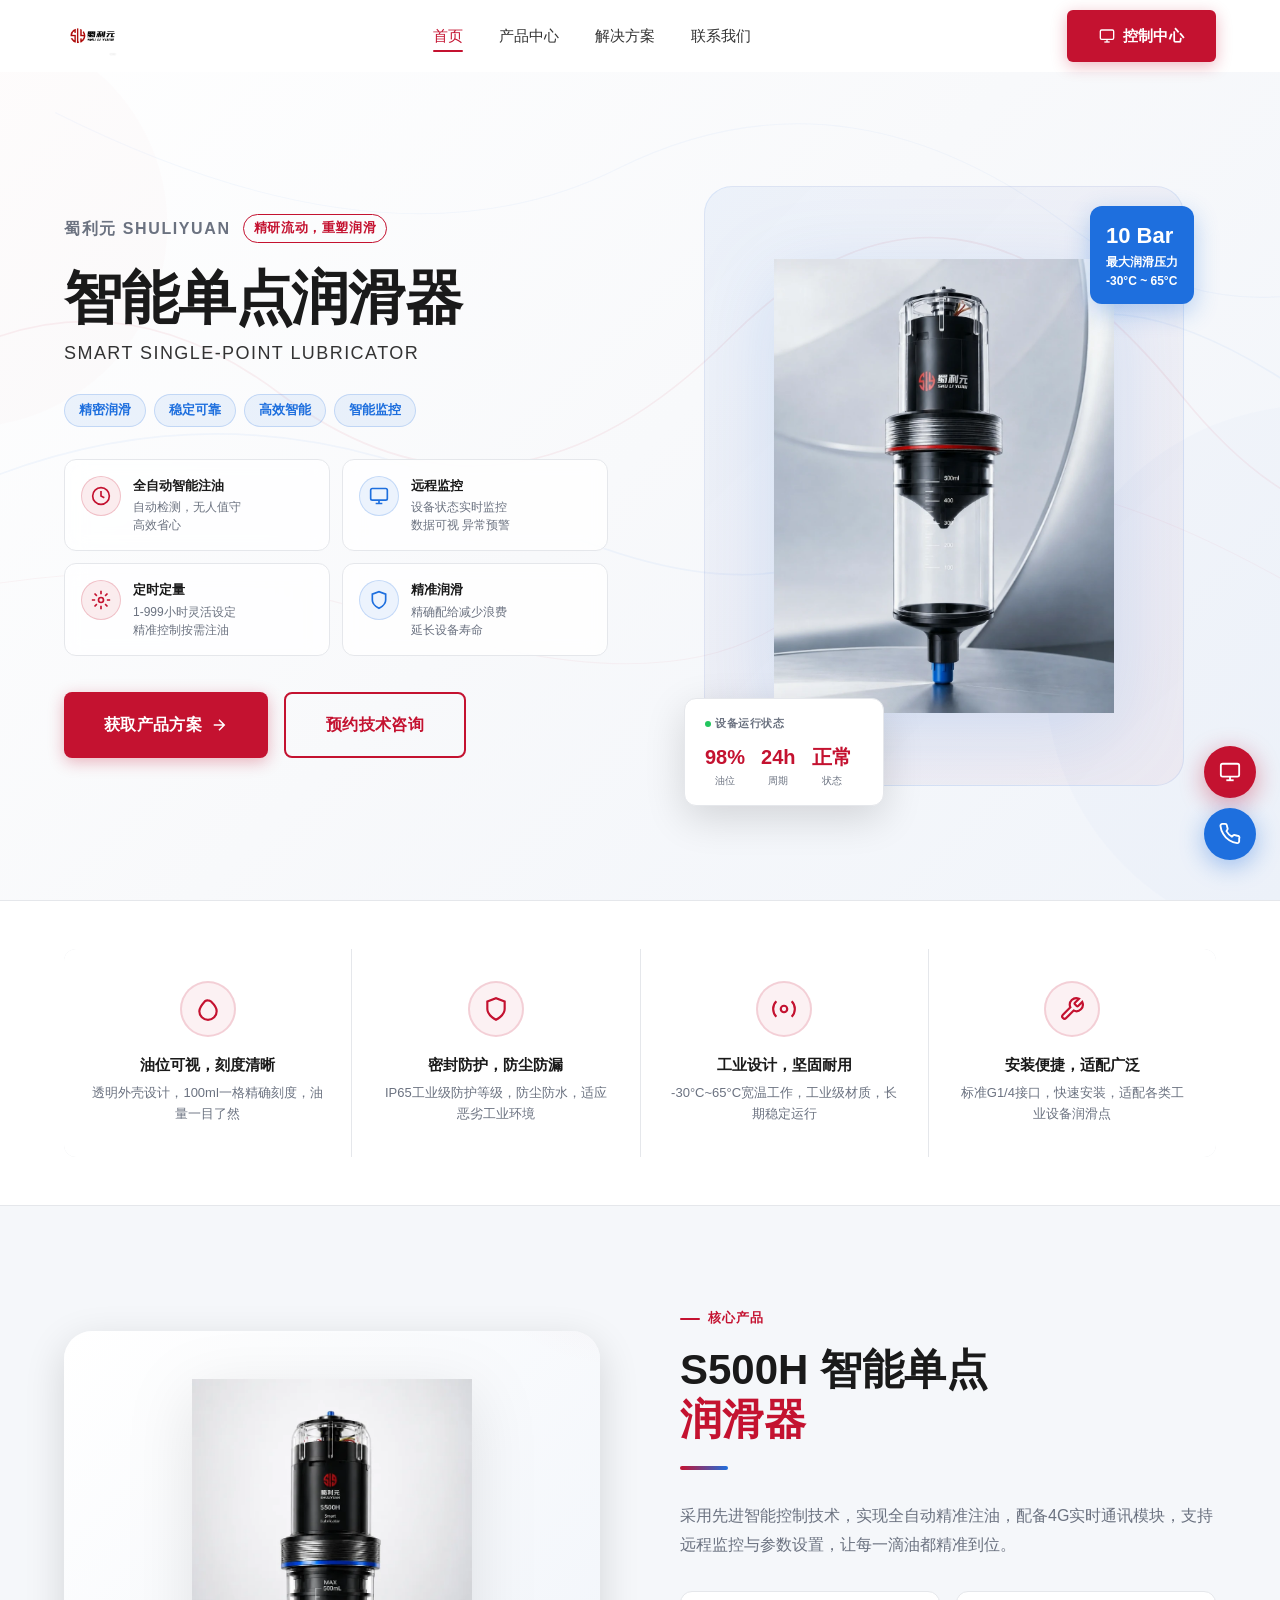
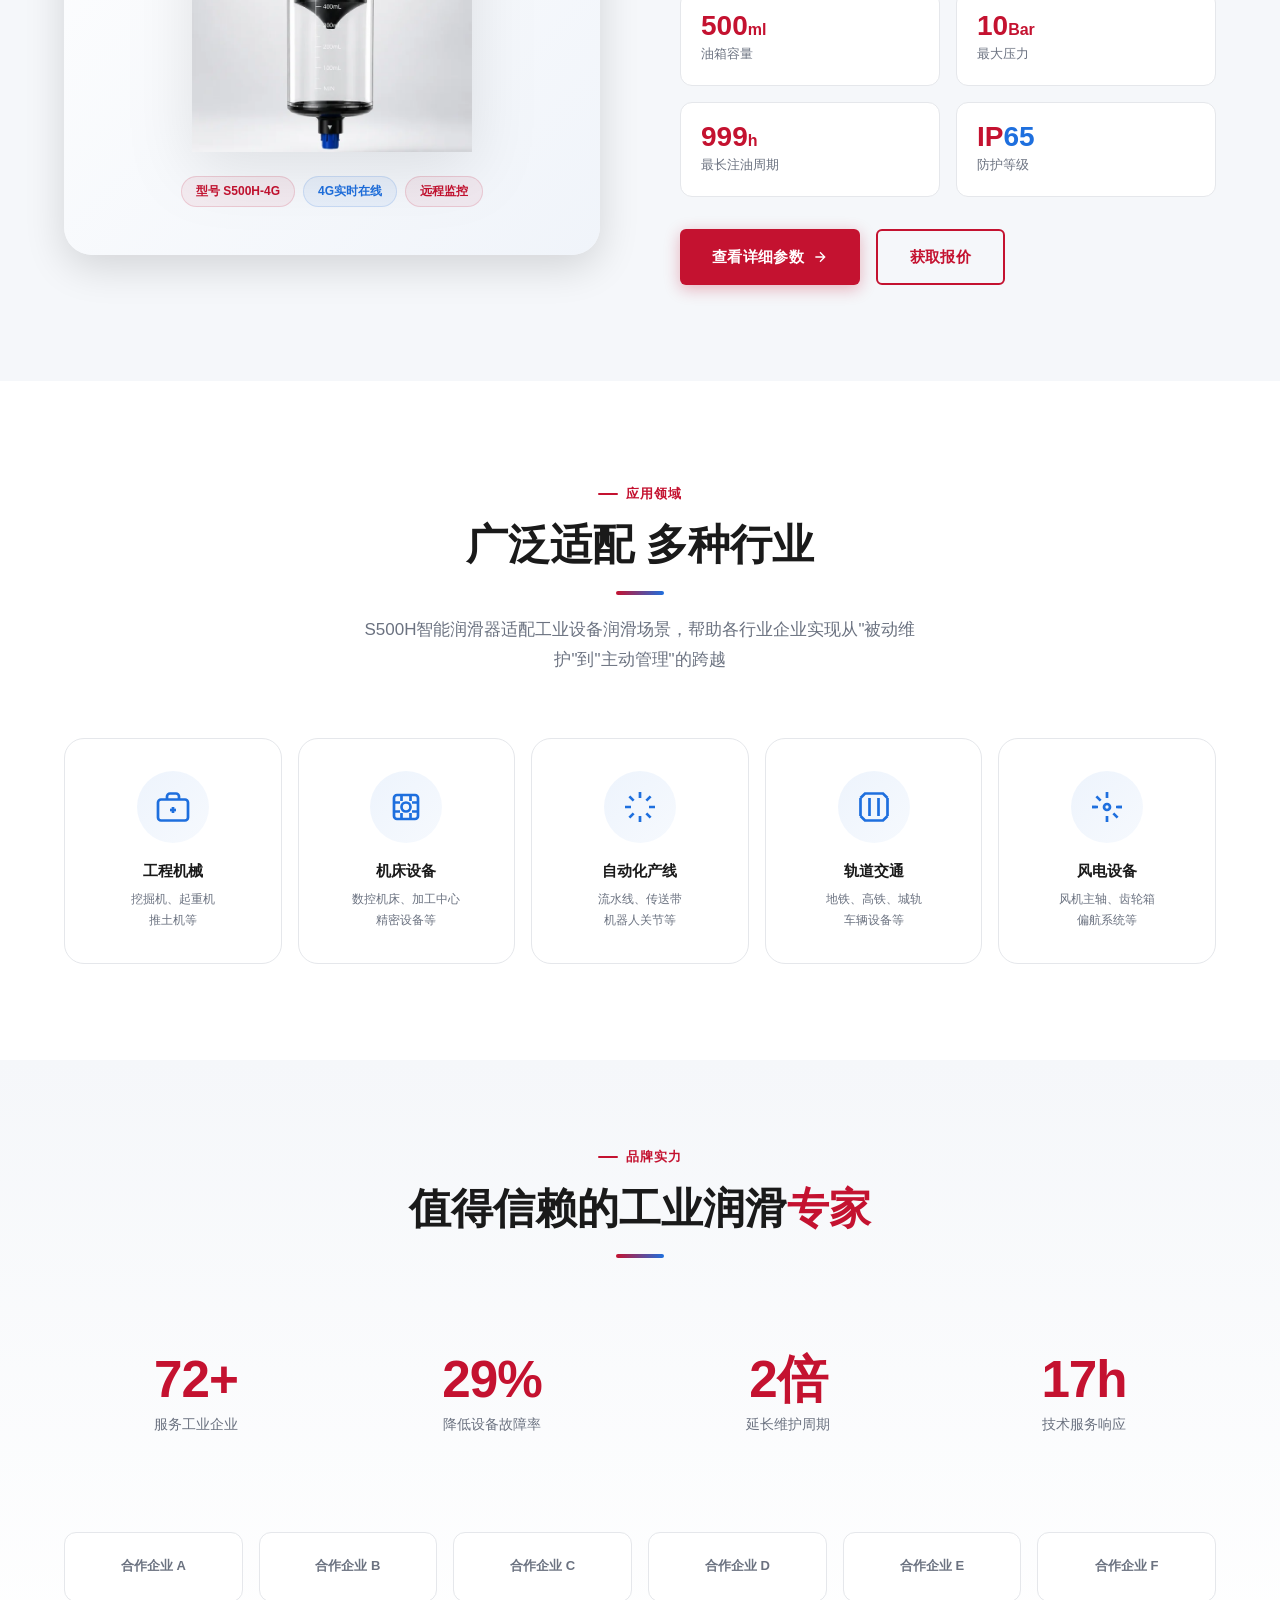
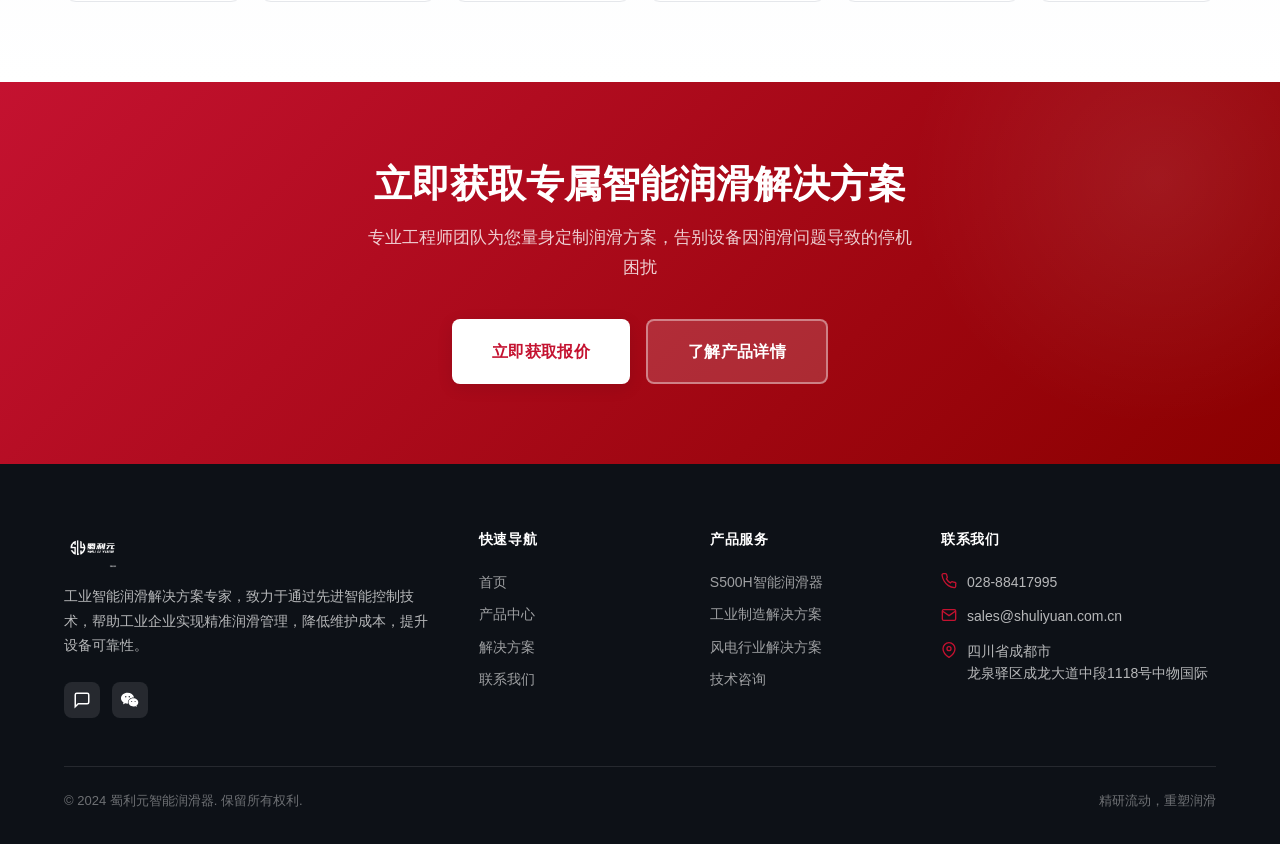
<file: index.html>
<!DOCTYPE html>
<html lang="zh-CN">
<head>
  <meta charset="UTF-8">
  <meta name="viewport" content="width=device-width, initial-scale=1.0">
  <meta name="description" content="蜀利元智能润滑器 - S500H全自动智能单点润滑器，远程监控、定时定量、精准润滑，工业智能润滑解决方案专家">
  <meta name="keywords" content="智能润滑器,自动注油器,S500H,工业润滑,远程监控润滑">
  <title>蜀利元智能润滑器 - 精研流动，重塑润滑</title>
  <link rel="stylesheet" href="assets/css/style.css">
  <link rel="icon" href="data:image/svg+xml,<svg xmlns='http://www.w3.org/2000/svg' viewBox='0 0 32 32'><rect width='32' height='32' rx='6' fill='%23C41230'/><text y='22' x='5' font-size='18' fill='white' font-weight='bold'>蜀</text></svg>">
</head>
<body>

<!-- 滚动进度条 -->
<div class="scroll-progress" id="scrollProgress"></div>

<!-- ===== 导航栏 ===== -->
<nav class="navbar" id="navbar">
  <div class="navbar-inner">
    <a href="index.html" class="navbar-logo">
      <img src="assets/images/logo.png" alt="蜀利元智能润滑器" class="logo-img" width="140" height="40">
    </a>

    <nav class="navbar-nav">
      <a href="index.html" class="nav-link">首页</a>
      <a href="products.html" class="nav-link">产品中心</a>
      <a href="solutions.html" class="nav-link">解决方案</a>
      <a href="contact.html" class="nav-link">联系我们</a>
    </nav>

    <div class="navbar-cta">
      <a href="http://shuliyuan.com.cn/" target="_blank" class="btn btn-primary">
        <svg width="16" height="16" viewBox="0 0 24 24" fill="none" stroke="currentColor" stroke-width="2"><rect x="2" y="3" width="20" height="14" rx="2"/><line x1="8" y1="21" x2="16" y2="21"/><line x1="12" y1="17" x2="12" y2="21"/></svg>
        控制中心
      </a>
    </div>

    <button class="hamburger" id="hamburger" aria-label="菜单">
      <span></span><span></span><span></span>
    </button>
  </div>
</nav>

<!-- 移动端菜单 -->
<div class="mobile-menu" id="mobileMenu">
  <a href="index.html" class="nav-link">首页</a>
  <a href="products.html" class="nav-link">产品中心</a>
  <a href="solutions.html" class="nav-link">解决方案</a>
  <a href="contact.html" class="nav-link">联系我们</a>
  <a href="http://shuliyuan.com.cn/" target="_blank" class="btn btn-primary">控制中心</a>
</div>

<!-- ===== Hero区 ===== -->
<section class="hero">
  <!-- 背景流动曲线 -->
  <div class="hero-bg-curves">
    <svg width="100%" height="100%" viewBox="0 0 1440 800" preserveAspectRatio="xMidYMid slice" fill="none">
      <path d="M0 400 Q 200 200, 400 350 T 800 300 T 1200 350 T 1600 300" stroke="#C41230" stroke-width="1.5" opacity="0.15" fill="none"/>
      <path d="M0 500 Q 300 300, 600 450 T 1000 380 T 1400 420" stroke="#1E6FDE" stroke-width="1.5" opacity="0.12" fill="none"/>
      <path d="M-100 600 Q 200 450, 500 550 T 900 500 T 1300 520 T 1600 480" stroke="#C41230" stroke-width="1" opacity="0.1" fill="none"/>
      <path d="M200 100 Q 500 250, 700 150 T 1100 200 T 1500 150" stroke="#1E6FDE" stroke-width="1" opacity="0.1" fill="none"/>
      <circle cx="120" cy="200" r="180" fill="rgba(196,18,48,0.03)"/>
      <circle cx="1320" cy="600" r="240" fill="rgba(30,111,222,0.04)"/>
    </svg>
  </div>

  <div class="hero-inner">
    <!-- 左侧内容 -->
    <div class="hero-content fade-up">
      <div class="hero-brand-line">
        <span class="hero-brand-name">蜀利元 SHULIYUAN</span>
        <span class="hero-brand-slogan">精研流动，重塑润滑</span>
      </div>

      <h1 class="hero-title">
        智能单点润滑器
      </h1>
      <p class="hero-subtitle-en">SMART SINGLE-POINT LUBRICATOR</p>

      <div class="hero-tags">
        <span class="hero-tag">精密润滑</span>
        <span class="hero-tag">稳定可靠</span>
        <span class="hero-tag">高效智能</span>
        <span class="hero-tag">智能监控</span>
      </div>

      <!-- 4大功能 -->
      <div class="hero-features">
        <div class="hero-feature-card fade-up fade-up-delay-1">
          <div class="feature-icon-circle">
            <svg viewBox="0 0 24 24" fill="none" stroke="#C41230" stroke-width="2"><circle cx="12" cy="12" r="10"/><path d="M12 6v6l4 2"/></svg>
          </div>
          <div class="hero-feature-text">
            <div class="title">全自动智能注油</div>
            <div class="desc">自动检测，无人值守<br>高效省心</div>
          </div>
        </div>
        <div class="hero-feature-card fade-up fade-up-delay-2">
          <div class="feature-icon-circle blue">
            <svg viewBox="0 0 24 24" fill="none" stroke="#1E6FDE" stroke-width="2"><rect x="2" y="3" width="20" height="14" rx="2"/><path d="M8 21h8M12 17v4"/></svg>
          </div>
          <div class="hero-feature-text">
            <div class="title">远程监控</div>
            <div class="desc">设备状态实时监控<br>数据可视 异常预警</div>
          </div>
        </div>
        <div class="hero-feature-card fade-up fade-up-delay-3">
          <div class="feature-icon-circle">
            <svg viewBox="0 0 24 24" fill="none" stroke="#C41230" stroke-width="2"><circle cx="12" cy="12" r="3"/><path d="M12 1v4M12 19v4M4.22 4.22l2.83 2.83M16.95 16.95l2.83 2.83M1 12h4M19 12h4M4.22 19.78l2.83-2.83M16.95 7.05l2.83-2.83"/></svg>
          </div>
          <div class="hero-feature-text">
            <div class="title">定时定量</div>
            <div class="desc">1-999小时灵活设定<br>精准控制按需注油</div>
          </div>
        </div>
        <div class="hero-feature-card fade-up fade-up-delay-4">
          <div class="feature-icon-circle blue">
            <svg viewBox="0 0 24 24" fill="none" stroke="#1E6FDE" stroke-width="2"><path d="M12 22s8-4 8-10V5l-8-3-8 3v7c0 6 8 10 8 10z"/></svg>
          </div>
          <div class="hero-feature-text">
            <div class="title">精准润滑</div>
            <div class="desc">精确配给减少浪费<br>延长设备寿命</div>
          </div>
        </div>
      </div>

      <div class="hero-cta">
        <a href="contact.html" class="btn btn-primary btn-lg">
          获取产品方案
          <svg width="18" height="18" viewBox="0 0 24 24" fill="none" stroke="currentColor" stroke-width="2"><path d="M5 12h14M12 5l7 7-7 7"/></svg>
        </a>
        <a href="contact.html" class="btn btn-secondary btn-lg">预约技术咨询</a>
      </div>
    </div>

    <!-- 右侧产品视觉 -->
    <div class="hero-visual fade-up fade-up-delay-2">
      <div class="hero-product-wrap">
        <div class="hero-product-bg">
          <img src="assets/images/s500h-product.png" alt="S500H智能单点润滑器" class="product-hero-img">
        </div>

        <!-- 浮动监控卡片 -->
        <div class="hero-monitor-card">
          <div class="monitor-card-title">
            <span class="monitor-dot"></span>设备运行状态
          </div>
          <div class="monitor-stats">
            <div class="monitor-stat">
              <div class="val">98%</div>
              <div class="label">油位</div>
            </div>
            <div class="monitor-stat">
              <div class="val">24h</div>
              <div class="label">周期</div>
            </div>
            <div class="monitor-stat">
              <div class="val">正常</div>
              <div class="label">状态</div>
            </div>
          </div>
        </div>

        <!-- 参数浮窗 -->
        <div class="hero-param-badge">
          <span class="highlight">10 Bar</span>
          最大润滑压力<br>
          -30°C ~ 65°C
        </div>
      </div>
    </div>
  </div>
</section>

<!-- ===== 产品特点横向条 ===== -->
<section class="features-strip">
  <div class="container">
    <div class="features-strip-grid">
      <div class="feature-strip-card fade-up">
        <div class="feature-strip-icon">
          <svg viewBox="0 0 24 24" fill="none" stroke="currentColor" stroke-width="2"><path d="M12 22a8 8 0 0 1-8-8c0-3.07 2.73-6.47 5.17-9.19A4 4 0 0 1 12 4a4 4 0 0 1 2.83 1.17C17.27 7.53 20 10.93 20 14a8 8 0 0 1-8 8z"/></svg>
        </div>
        <h4>油位可视，刻度清晰</h4>
        <p>透明外壳设计，100ml一格精确刻度，油量一目了然</p>
      </div>
      <div class="feature-strip-card fade-up fade-up-delay-1">
        <div class="feature-strip-icon">
          <svg viewBox="0 0 24 24" fill="none" stroke="currentColor" stroke-width="2"><path d="M12 22s8-4 8-10V5l-8-3-8 3v7c0 6 8 10 8 10z"/></svg>
        </div>
        <h4>密封防护，防尘防漏</h4>
        <p>IP65工业级防护等级，防尘防水，适应恶劣工业环境</p>
      </div>
      <div class="feature-strip-card fade-up fade-up-delay-2">
        <div class="feature-strip-icon">
          <svg viewBox="0 0 24 24" fill="none" stroke="currentColor" stroke-width="2"><circle cx="12" cy="12" r="3"/><path d="M19.07 4.93a10 10 0 0 1 0 14.14M4.93 4.93a10 10 0 0 0 0 14.14"/></svg>
        </div>
        <h4>工业设计，坚固耐用</h4>
        <p>-30°C~65°C宽温工作，工业级材质，长期稳定运行</p>
      </div>
      <div class="feature-strip-card fade-up fade-up-delay-3">
        <div class="feature-strip-icon">
          <svg viewBox="0 0 24 24" fill="none" stroke="currentColor" stroke-width="2"><path d="M14.7 6.3a1 1 0 0 0 0 1.4l1.6 1.6a1 1 0 0 0 1.4 0l3.77-3.77a6 6 0 0 1-7.94 7.94l-6.91 6.91a2.12 2.12 0 0 1-3-3l6.91-6.91a6 6 0 0 1 7.94-7.94l-3.76 3.76z"/></svg>
        </div>
        <h4>安装便捷，适配广泛</h4>
        <p>标准G1/4接口，快速安装，适配各类工业设备润滑点</p>
      </div>
    </div>
  </div>
</section>

<!-- ===== 产品展示区 ===== -->
<section class="product-showcase">
  <div class="container">
    <div class="product-showcase-inner">
      <!-- 左侧产品图 -->
      <div class="showcase-visual fade-up">
        <div class="showcase-img-wrap">
          <img src="assets/images/s500h-real.webp" alt="S500H智能单点润滑器" class="showcase-product-img">
          <div class="product-spec-tags">
            <span class="spec-tag">型号 S500H-4G</span>
            <span class="spec-tag blue">4G实时在线</span>
            <span class="spec-tag">远程监控</span>
          </div>
        </div>
      </div>

      <!-- 右侧内容 -->
      <div class="showcase-content fade-up fade-up-delay-1">
        <span class="section-label">核心产品</span>
        <h2 class="section-title">S500H 智能单点<br><span>润滑器</span></h2>
        <div class="section-divider"></div>
        <p style="color:var(--text-muted);font-size:16px;line-height:1.8;margin-bottom:32px">
          采用先进智能控制技术，实现全自动精准注油，配备4G实时通讯模块，支持远程监控与参数设置，让每一滴油都精准到位。
        </p>

        <div class="showcase-params-grid">
          <div class="param-card fade-up">
            <div class="param-val">500<span style="font-size:16px">ml</span></div>
            <div class="param-label">油箱容量</div>
          </div>
          <div class="param-card fade-up fade-up-delay-1">
            <div class="param-val">10<span style="font-size:16px">Bar</span></div>
            <div class="param-label">最大压力</div>
          </div>
          <div class="param-card fade-up fade-up-delay-2">
            <div class="param-val">999<span style="font-size:16px">h</span></div>
            <div class="param-label">最长注油周期</div>
          </div>
          <div class="param-card fade-up fade-up-delay-3">
            <div class="param-val">IP<span style="color:var(--brand-blue)">65</span></div>
            <div class="param-label">防护等级</div>
          </div>
        </div>

        <div style="display:flex;gap:16px;flex-wrap:wrap;margin-top:8px">
          <a href="products.html" class="btn btn-primary">
            查看详细参数
            <svg width="16" height="16" viewBox="0 0 24 24" fill="none" stroke="currentColor" stroke-width="2"><path d="M5 12h14M12 5l7 7-7 7"/></svg>
          </a>
          <a href="contact.html" class="btn btn-secondary">获取报价</a>
        </div>
      </div>
    </div>
  </div>
</section>

<!-- ===== 应用领域 ===== -->
<section class="industries">
  <div class="container">
    <div class="section-header fade-up">
      <span class="section-label">应用领域</span>
      <h2 class="section-title">广泛适配 多种行业</h2>
      <div class="section-divider" style="margin:20px auto 20px"></div>
      <p class="section-subtitle">S500H智能润滑器适配工业设备润滑场景，帮助各行业企业实现从"被动维护"到"主动管理"的跨越</p>
    </div>

    <div class="industries-grid">
      <div class="industry-card fade-up">
        <div class="industry-icon">
          <svg viewBox="0 0 24 24" fill="none" stroke="currentColor" stroke-width="1.8">
            <rect x="2" y="7" width="20" height="14" rx="2"/><path d="M16 7V5a2 2 0 0 0-2-2h-4a2 2 0 0 0-2 2v2"/><line x1="12" y1="12" x2="12" y2="16"/><line x1="10" y1="14" x2="14" y2="14"/>
          </svg>
        </div>
        <h4>工程机械</h4>
        <p>挖掘机、起重机<br>推土机等</p>
      </div>
      <div class="industry-card fade-up fade-up-delay-1">
        <div class="industry-icon">
          <svg viewBox="0 0 24 24" fill="none" stroke="currentColor" stroke-width="1.8">
            <rect x="4" y="4" width="16" height="16" rx="2"/><path d="M9 4v4M15 4v4M9 16v4M15 16v4M4 9h4M16 9h4M4 15h4M16 15h4"/><circle cx="12" cy="12" r="3"/>
          </svg>
        </div>
        <h4>机床设备</h4>
        <p>数控机床、加工中心<br>精密设备等</p>
      </div>
      <div class="industry-card fade-up fade-up-delay-2">
        <div class="industry-icon">
          <svg viewBox="0 0 24 24" fill="none" stroke="currentColor" stroke-width="1.8">
            <path d="M12 2v4M12 18v4M4.93 4.93l2.83 2.83M16.24 16.24l2.83 2.83M2 12h4M18 12h4M4.93 19.07l2.83-2.83M16.24 7.76l2.83-2.83"/>
          </svg>
        </div>
        <h4>自动化产线</h4>
        <p>流水线、传送带<br>机器人关节等</p>
      </div>
      <div class="industry-card fade-up fade-up-delay-3">
        <div class="industry-icon">
          <svg viewBox="0 0 24 24" fill="none" stroke="currentColor" stroke-width="1.8">
            <path d="M3 6l3-3h12l3 3M3 18l3 3h12l3-3M3 6v12M21 6v12"/><path d="M9 6v12M15 6v12"/>
          </svg>
        </div>
        <h4>轨道交通</h4>
        <p>地铁、高铁、城轨<br>车辆设备等</p>
      </div>
      <div class="industry-card fade-up fade-up-delay-4">
        <div class="industry-icon">
          <svg viewBox="0 0 24 24" fill="none" stroke="currentColor" stroke-width="1.8">
            <circle cx="12" cy="12" r="2"/><path d="M12 2v4M12 18v4M4.93 4.93l2.83 2.83M16.24 16.24l2.83 2.83M2 12h4M18 12h4"/><path d="M5 12H2M22 12h-3"/>
          </svg>
        </div>
        <h4>风电设备</h4>
        <p>风机主轴、齿轮箱<br>偏航系统等</p>
      </div>
    </div>
  </div>
</section>

<!-- ===== 信任背书区 ===== -->
<section class="trust-section">
  <div class="container">
    <div class="section-header fade-up">
      <span class="section-label">品牌实力</span>
      <h2 class="section-title">值得信赖的工业润滑<span>专家</span></h2>
      <div class="section-divider" style="margin:20px auto 20px"></div>
    </div>

    <div class="trust-stats fade-up">
      <div class="trust-stat">
        <div class="num"><span data-count="100" data-suffix="+">100+</span></div>
        <div class="desc">服务工业企业</div>
      </div>
      <div class="trust-stat">
        <div class="num"><span data-count="40" data-suffix="%">40%</span></div>
        <div class="desc">降低设备故障率</div>
      </div>
      <div class="trust-stat">
        <div class="num"><span data-count="3" data-suffix="倍">3倍</span></div>
        <div class="desc">延长维护周期</div>
      </div>
      <div class="trust-stat">
        <div class="num"><span data-count="24" data-suffix="h">24h</span></div>
        <div class="desc">技术服务响应</div>
      </div>
    </div>

    <div class="partner-logos fade-up">
      <div class="partner-logo-box">合作企业 A</div>
      <div class="partner-logo-box">合作企业 B</div>
      <div class="partner-logo-box">合作企业 C</div>
      <div class="partner-logo-box">合作企业 D</div>
      <div class="partner-logo-box">合作企业 E</div>
      <div class="partner-logo-box">合作企业 F</div>
    </div>
  </div>
</section>

<!-- ===== CTA Banner ===== -->
<section class="cta-banner">
  <div class="container">
    <div class="cta-banner-inner fade-up">
      <h2>立即获取专属智能润滑解决方案</h2>
      <p>专业工程师团队为您量身定制润滑方案，告别设备因润滑问题导致的停机困扰</p>
      <div class="cta-banner-btns">
        <a href="contact.html" class="btn btn-white btn-lg">立即获取报价</a>
        <a href="products.html" class="btn btn-lg" style="background:rgba(255,255,255,0.15);color:#fff;border:2px solid rgba(255,255,255,0.4)">了解产品详情</a>
      </div>
    </div>
  </div>
</section>

<!-- ===== Footer ===== -->
<footer class="footer">
  <div class="container">
    <div class="footer-grid">
      <div class="footer-brand">
        <div class="footer-logo navbar-logo">
          <img src="assets/images/logo.png" alt="蜀利元智能润滑器" class="logo-img" width="140" height="40">
        </div>
        <p class="footer-desc">工业智能润滑解决方案专家，致力于通过先进智能控制技术，帮助工业企业实现精准润滑管理，降低维护成本，提升设备可靠性。</p>
        <div class="footer-social">
          <a href="#" class="social-btn" title="微信">
            <svg viewBox="0 0 24 24" fill="none" stroke="currentColor" stroke-width="2"><path d="M21 15a2 2 0 0 1-2 2H7l-4 4V5a2 2 0 0 1 2-2h14a2 2 0 0 1 2 2z"/></svg>
          </a>
          <a href="#" class="social-btn" title="微信">
            <svg viewBox="0 0 24 24" fill="currentColor"><path d="M8.691 2.188C3.891 2.188 0 5.476 0 9.531c0 2.212 1.17 4.203 3.002 5.55a.594.594 0 0 1 .213.665l-.39 1.48c-.019.07-.048.141-.048.214 0 .163.13.295.29.295a.326.326 0 0 0 .167-.054l1.903-1.114a.864.864 0 0 1 .717-.098 10.16 10.16 0 0 0 2.837.403c.276 0 .543-.027.811-.05a6.082 6.082 0 0 1-.281-1.816c0-3.553 3.354-6.438 7.495-6.438.256 0 .507.018.76.035C16.623 4.602 12.992 2.188 8.691 2.188zm-2.35 4.477a.97.97 0 1 1 0 1.94.97.97 0 0 1 0-1.94zm4.71 0a.97.97 0 1 1 0 1.94.97.97 0 0 1 0-1.94zM16.5 9.531c-3.604 0-6.527 2.455-6.527 5.485 0 3.031 2.923 5.486 6.527 5.486a7.84 7.84 0 0 0 2.217-.322.67.67 0 0 1 .556.076l1.476.863a.252.252 0 0 0 .13.042.227.227 0 0 0 .224-.228c0-.057-.023-.11-.038-.166l-.301-1.147a.46.46 0 0 1 .165-.516C22.338 18.083 23.028 16.636 23.028 15.016c0-3.03-2.923-5.485-6.528-5.485zm-2.287 3.729a.75.75 0 1 1 0 1.5.75.75 0 0 1 0-1.5zm4.573 0a.75.75 0 1 1 0 1.5.75.75 0 0 1 0-1.5z"/></svg>
          </a>
        </div>
      </div>

      <div class="footer-col">
        <h5>快速导航</h5>
        <div class="footer-links">
          <a href="index.html">首页</a>
          <a href="products.html">产品中心</a>
          <a href="solutions.html">解决方案</a>
          <a href="contact.html">联系我们</a>
        </div>
      </div>

      <div class="footer-col">
        <h5>产品服务</h5>
        <div class="footer-links">
          <a href="products.html">S500H智能润滑器</a>
          <a href="solutions.html#manufacturing">工业制造解决方案</a>
          <a href="solutions.html#wind">风电行业解决方案</a>
          <a href="contact.html">技术咨询</a>
        </div>
      </div>

      <div class="footer-col">
        <h5>联系我们</h5>
        <div class="footer-contact">
          <div class="contact-item">
            <svg viewBox="0 0 24 24" fill="none" stroke="currentColor" stroke-width="2"><path d="M22 16.92v3a2 2 0 0 1-2.18 2 19.79 19.79 0 0 1-8.63-3.07A19.5 19.5 0 0 1 4.69 12a19.79 19.79 0 0 1-3.07-8.67A2 2 0 0 1 3.6 1h3a2 2 0 0 1 2 1.72 12.84 12.84 0 0 0 .7 2.81 2 2 0 0 1-.45 2.11L8.09 8.91a16 16 0 0 0 6 6l1.27-1.27a2 2 0 0 1 2.11-.45 12.84 12.84 0 0 0 2.81.7A2 2 0 0 1 22 16.92z"/></svg>
            <span>028-88417995</span>
          </div>
          <div class="contact-item">
            <svg viewBox="0 0 24 24" fill="none" stroke="currentColor" stroke-width="2"><path d="M4 4h16c1.1 0 2 .9 2 2v12c0 1.1-.9 2-2 2H4c-1.1 0-2-.9-2-2V6c0-1.1.9-2 2-2z"/><polyline points="22,6 12,13 2,6"/></svg>
            <span>sales@shuliyuan.com.cn</span>
          </div>
          <div class="contact-item">
            <svg viewBox="0 0 24 24" fill="none" stroke="currentColor" stroke-width="2"><path d="M21 10c0 7-9 13-9 13s-9-6-9-13a9 9 0 0 1 18 0z"/><circle cx="12" cy="10" r="3"/></svg>
            <span>四川省成都市<br>龙泉驿区成龙大道中段1118号中物国际</span>
          </div>
        </div>
      </div>
    </div>

    <div class="footer-bottom">
      <span>© 2024 蜀利元智能润滑器. 保留所有权利.</span>
      <span>精研流动，重塑润滑</span>
    </div>
  </div>
</footer>

<!-- 悬浮咨询按钮 -->
<div class="float-consult">
  <a href="http://shuliyuan.com.cn/" target="_blank" class="float-btn" title="控制中心">
    <svg viewBox="0 0 24 24" fill="none" stroke="currentColor" stroke-width="2"><rect x="2" y="3" width="20" height="14" rx="2"/><line x1="8" y1="21" x2="16" y2="21"/><line x1="12" y1="17" x2="12" y2="21"/></svg>
    <span class="float-tooltip">控制中心</span>
  </a>
  <a href="tel:02888417995" class="float-btn blue" title="电话咨询">
    <svg viewBox="0 0 24 24" fill="none" stroke="currentColor" stroke-width="2"><path d="M22 16.92v3a2 2 0 0 1-2.18 2 19.79 19.79 0 0 1-8.63-3.07A19.5 19.5 0 0 1 4.69 12a19.79 19.79 0 0 1-3.07-8.67A2 2 0 0 1 3.6 1h3a2 2 0 0 1 2 1.72 12.84 12.84 0 0 0 .7 2.81 2 2 0 0 1-.45 2.11L8.09 8.91a16 16 0 0 0 6 6l1.27-1.27a2 2 0 0 1 2.11-.45 12.84 12.84 0 0 0 2.81.7A2 2 0 0 1 22 16.92z"/></svg>
    <span class="float-tooltip">电话咨询</span>
  </a>
</div>

<script src="assets/js/main.js"></script>
</body>
</html>
</file>
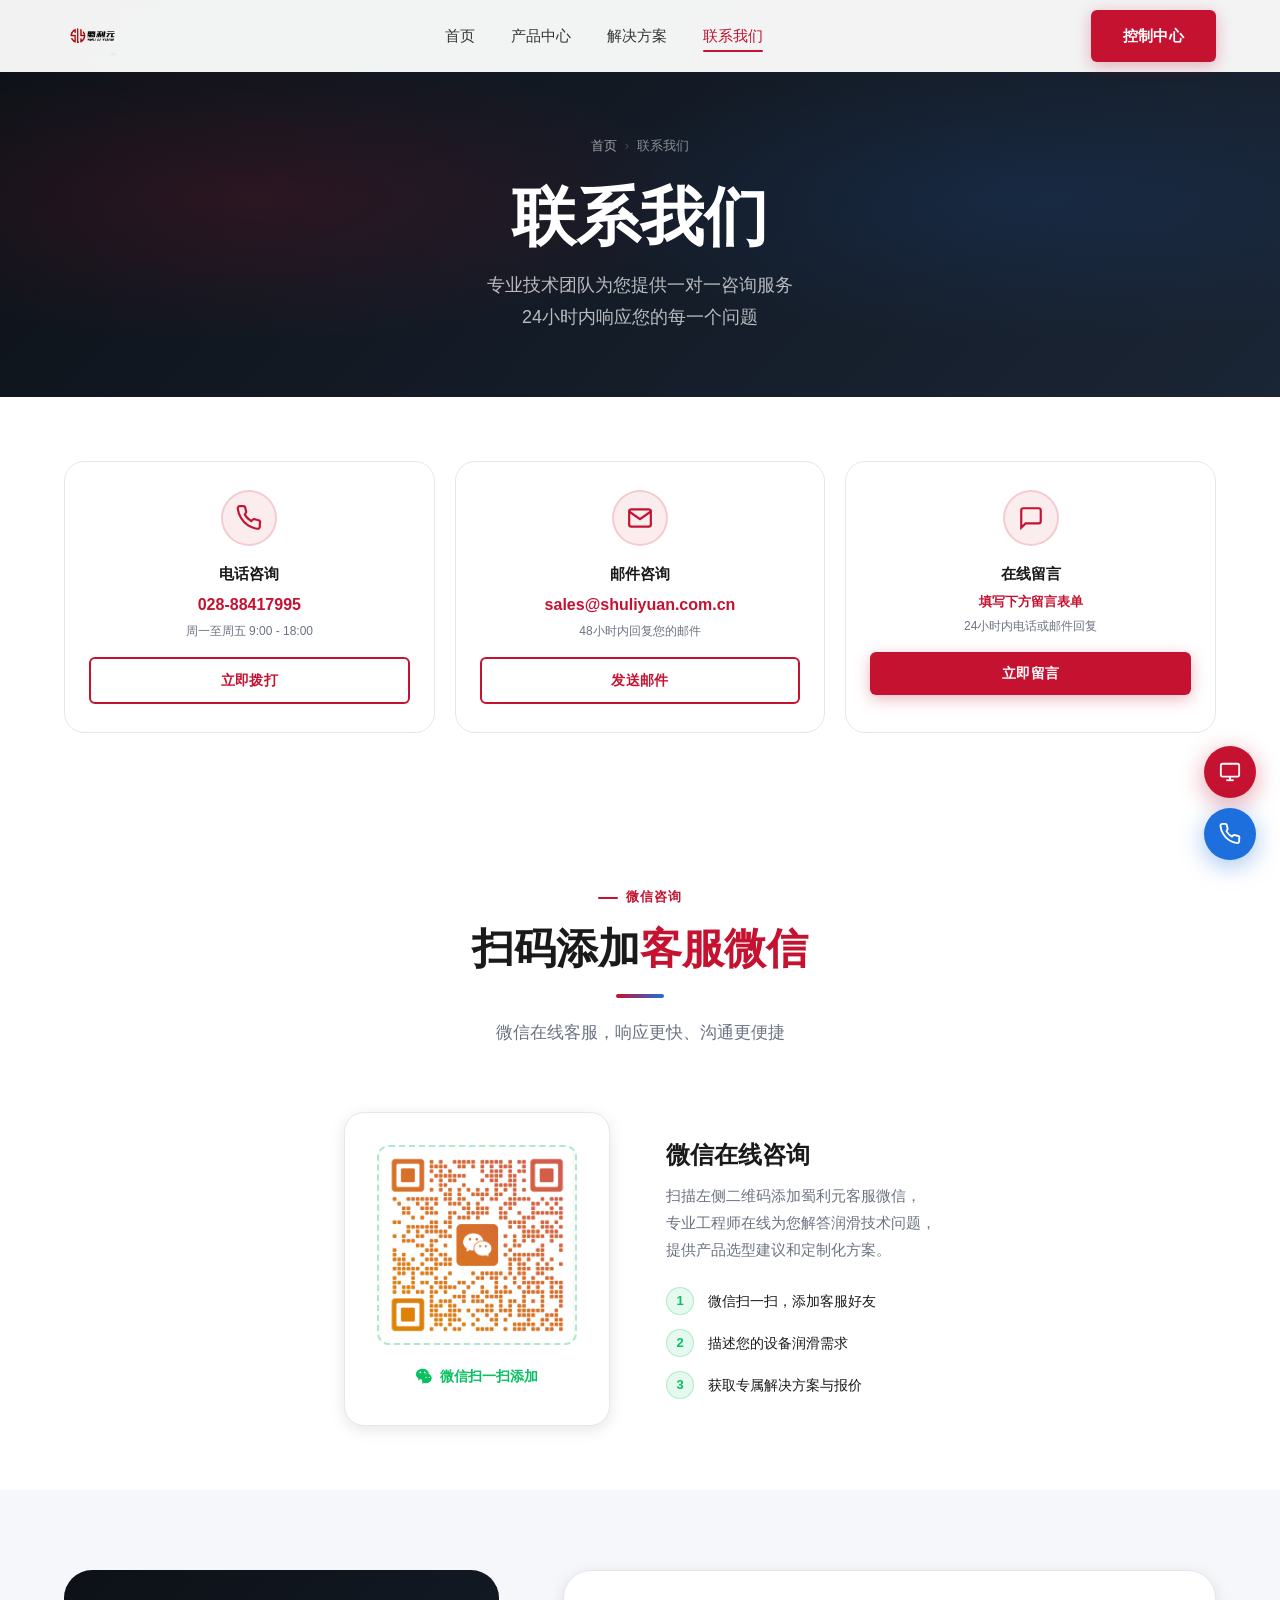
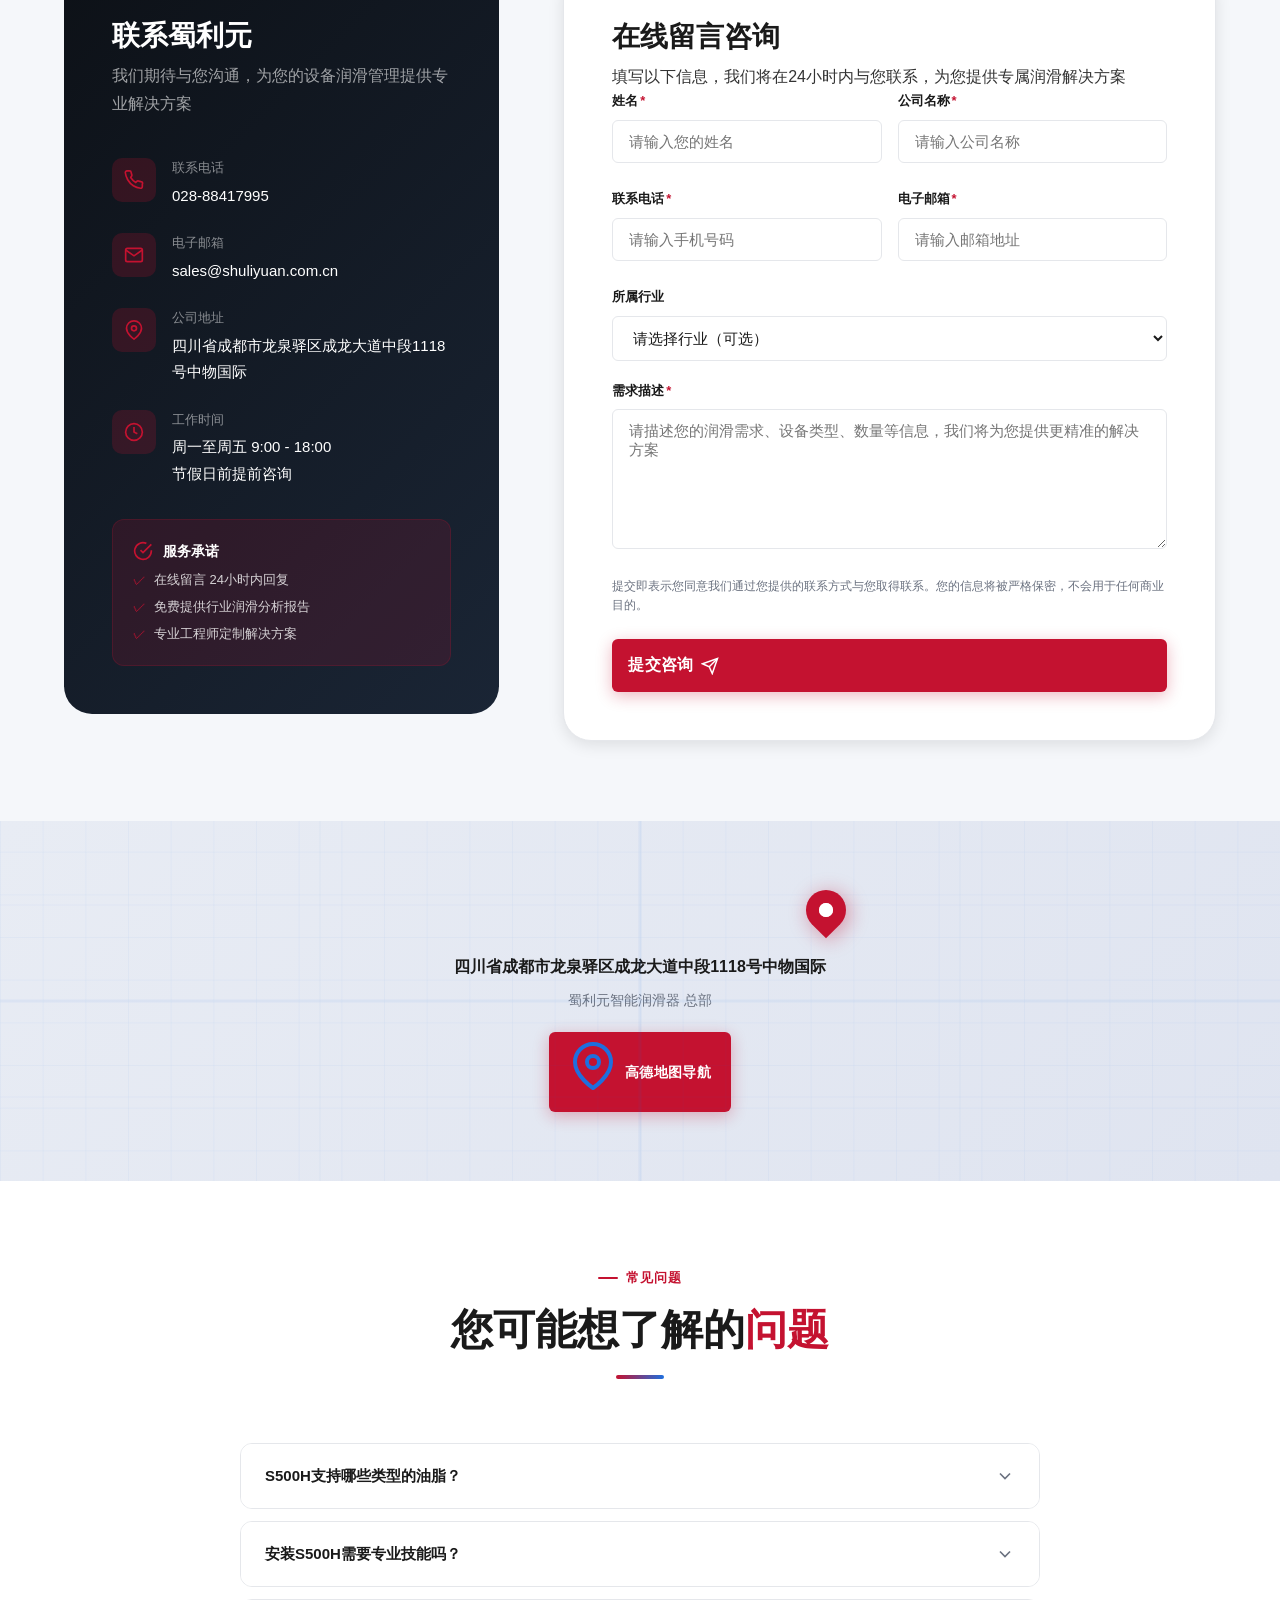
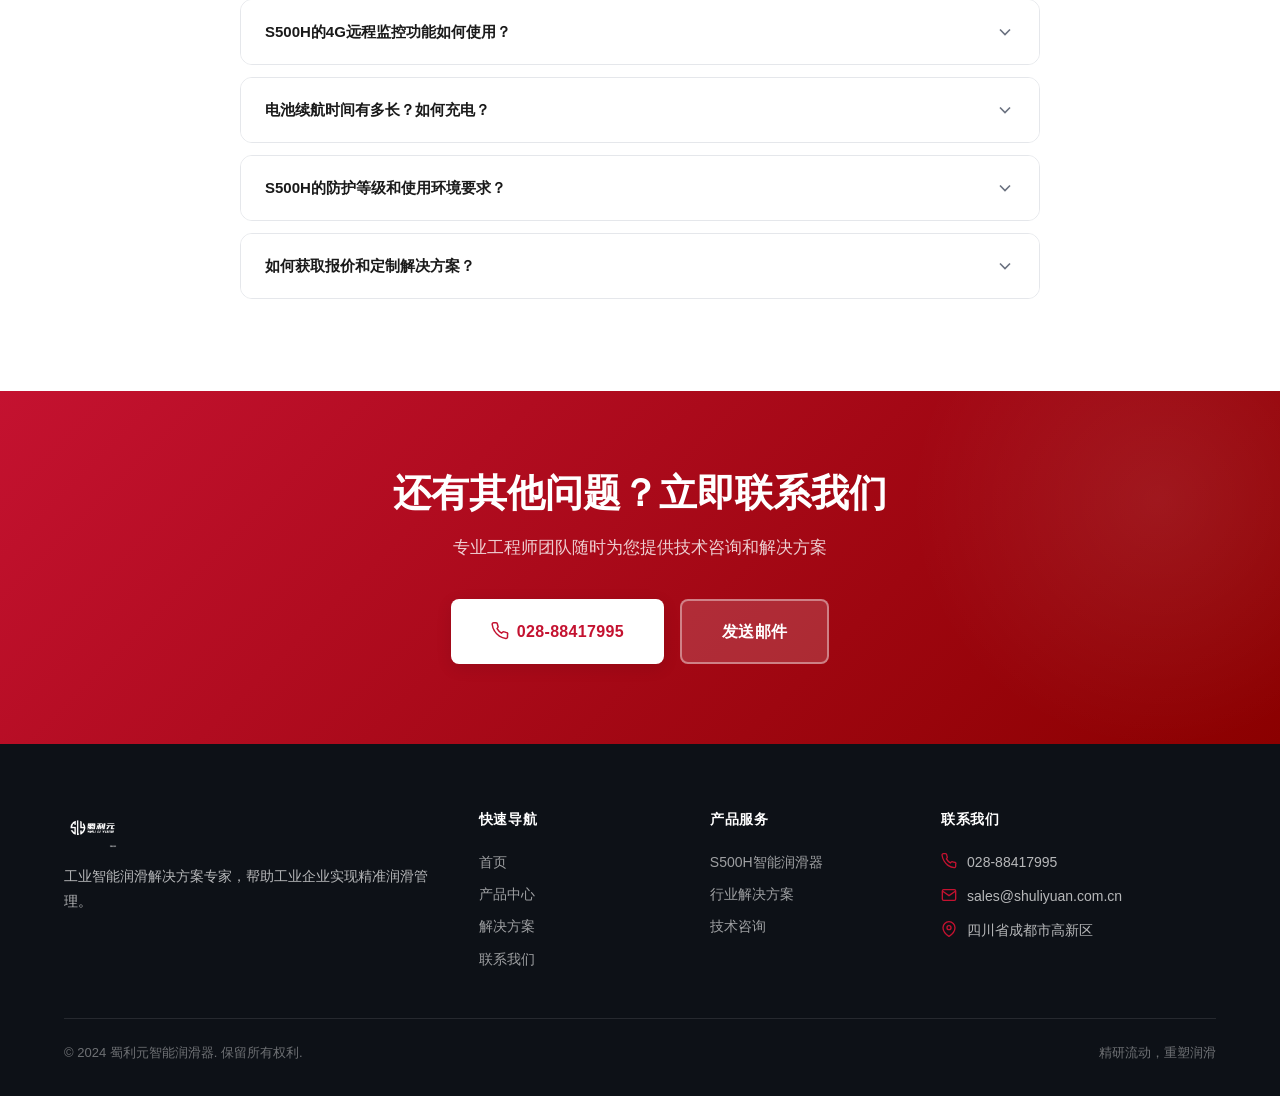
<file: contact.html>
<!DOCTYPE html>
<html lang="zh-CN">
<head>
  <meta charset="UTF-8">
  <meta name="viewport" content="width=device-width, initial-scale=1.0">
  <meta name="description" content="联系蜀利元智能润滑器 - 获取产品报价、技术咨询、在线留言，24小时内回复">
  <title>联系我们 - 蜀利元智能润滑器</title>
  <link rel="stylesheet" href="assets/css/style.css">
  <link rel="icon" href="data:image/svg+xml,<svg xmlns='http://www.w3.org/2000/svg' viewBox='0 0 32 32'><rect width='32' height='32' rx='6' fill='%23C41230'/><text y='22' x='5' font-size='18' fill='white' font-weight='bold'>蜀</text></svg>">
  <style>
    .contact-section { padding: 80px 0; background: var(--bg-gray); }
    
    /* 地图区域 */
    .map-section {
      padding: 0;
      background: var(--bg-white);
    }
    .map-wrap {
      width: 100%;
      height: 360px;
      background: linear-gradient(135deg, #e8ecf4, #dfe4f0);
      position: relative;
      overflow: hidden;
      display: flex;
      align-items: center;
      justify-content: center;
    }
    .map-placeholder {
      text-align: center;
    }
    .map-placeholder svg { width: 48px; height: 48px; color: var(--brand-blue); margin-bottom: 12px; }
    .map-placeholder p { font-size: 14px; color: var(--text-muted); }
    .map-placeholder .address {
      font-size: 16px;
      font-weight: 600;
      color: var(--text-primary);
      margin-top: 8px;
    }
    .map-pin {
      position: absolute;
      top: 50%;
      left: 50%;
      transform: translate(-50%, -100%);
      width: 40px;
      height: 40px;
      background: var(--brand-red);
      border-radius: 50% 50% 50% 0;
      transform: translate(-50%, -80%) rotate(-45deg);
      box-shadow: 0 4px 16px rgba(196,18,48,0.4);
    }
    .map-pin::after {
      content: '';
      position: absolute;
      top: 50%;
      left: 50%;
      transform: translate(-50%, -50%);
      width: 14px;
      height: 14px;
      background: white;
      border-radius: 50%;
    }
    
    /* FAQ */
    .faq-section { padding: 80px 0; background: var(--bg-white); }
    .faq-list { max-width: 800px; margin: 48px auto 0; }
    .faq-item {
      border: 1.5px solid var(--border-color);
      border-radius: var(--radius-md);
      margin-bottom: 12px;
      overflow: hidden;
      transition: border-color 200ms;
    }
    .faq-item:hover { border-color: rgba(196,18,48,0.3); }
    .faq-item.open { border-color: var(--brand-red); }
    .faq-q {
      padding: 20px 24px;
      display: flex;
      justify-content: space-between;
      align-items: center;
      cursor: pointer;
      background: var(--bg-white);
      font-size: 15px;
      font-weight: 600;
      color: var(--text-primary);
      gap: 12px;
    }
    .faq-q:hover { background: var(--bg-gray); }
    .faq-item.open .faq-q { background: rgba(196,18,48,0.03); color: var(--brand-red); }
    .faq-chevron {
      width: 20px;
      height: 20px;
      flex-shrink: 0;
      color: var(--text-muted);
      transition: transform 300ms;
    }
    .faq-item.open .faq-chevron { transform: rotate(180deg); color: var(--brand-red); }
    .faq-a {
      max-height: 0;
      overflow: hidden;
      transition: max-height 400ms ease, padding 300ms;
      padding: 0 24px;
      font-size: 14px;
      color: var(--text-muted);
      line-height: 1.8;
      background: rgba(196,18,48,0.02);
    }
    .faq-item.open .faq-a {
      max-height: 200px;
      padding: 16px 24px 20px;
    }

    /* 快速联系方式卡片 */
    .quick-contact-grid {
      display: grid;
      grid-template-columns: repeat(3, 1fr);
      gap: 20px;
      margin-bottom: 48px;
    }
    .quick-contact-card {
      background: var(--bg-white);
      border: 1.5px solid var(--border-color);
      border-radius: var(--radius-lg);
      padding: 28px 24px;
      text-align: center;
      transition: all 300ms;
    }
    .quick-contact-card:hover {
      transform: translateY(-4px);
      box-shadow: var(--shadow-lg);
      border-color: rgba(196,18,48,0.2);
    }
    .quick-icon {
      width: 56px;
      height: 56px;
      border-radius: 50%;
      background: rgba(196,18,48,0.08);
      border: 2px solid rgba(196,18,48,0.15);
      display: flex;
      align-items: center;
      justify-content: center;
      margin: 0 auto 16px;
    }
    .quick-icon svg { width: 26px; height: 26px; color: var(--brand-red); }
    .quick-contact-card h4 { font-size: 15px; margin-bottom: 6px; }
    .quick-contact-card .contact-val { font-size: 16px; font-weight: 700; color: var(--brand-red); margin-bottom: 4px; }
    .quick-contact-card .contact-note { font-size: 12px; color: var(--text-muted); }

    /* 客服微信板块 */
    .wechat-section {
      padding: 36px 0 64px;
      background: var(--bg-white);
    }
    .wechat-inner {
      display: flex;
      align-items: center;
      justify-content: center;
      gap: 56px;
      max-width: 860px;
      margin: 0 auto;
    }
    .wechat-qr-card {
      background: var(--bg-white);
      border: 1.5px solid var(--border-color);
      border-radius: var(--radius-lg);
      padding: 32px;
      text-align: center;
      box-shadow: var(--shadow-md);
      flex-shrink: 0;
      transition: all 300ms;
    }
    .wechat-qr-card:hover {
      transform: translateY(-4px);
      box-shadow: var(--shadow-lg);
      border-color: #07C160;
    }
    .wechat-qr-img {
      width: 200px;
      height: 200px;
      border-radius: var(--radius-md);
      border: 2px dashed rgba(7,193,96,0.3);
      display: flex;
      align-items: center;
      justify-content: center;
      margin: 0 auto 16px;
      background: #f8faf8;
      overflow: hidden;
    }
    .wechat-qr-img img {
      width: 100%;
      height: 100%;
      object-fit: contain;
    }
    .wechat-qr-placeholder {
      color: var(--text-muted);
      font-size: 13px;
      text-align: center;
      line-height: 1.6;
    }
    .wechat-qr-placeholder svg { color: #07C160; margin-bottom: 8px; }
    .wechat-qr-label {
      display: inline-flex;
      align-items: center;
      gap: 6px;
      font-size: 14px;
      font-weight: 600;
      color: #07C160;
      margin-top: 4px;
    }
    .wechat-info h3 {
      font-size: 24px;
      margin-bottom: 12px;
    }
    .wechat-info p {
      font-size: 15px;
      color: var(--text-muted);
      line-height: 1.8;
      margin-bottom: 24px;
    }
    .wechat-steps {
      display: flex;
      flex-direction: column;
      gap: 14px;
    }
    .wechat-step {
      display: flex;
      align-items: center;
      gap: 14px;
      font-size: 14px;
      color: var(--text-primary);
    }
    .wechat-step-num {
      width: 28px;
      height: 28px;
      border-radius: 50%;
      background: rgba(7,193,96,0.1);
      border: 1.5px solid rgba(7,193,96,0.25);
      color: #07C160;
      font-size: 13px;
      font-weight: 700;
      display: flex;
      align-items: center;
      justify-content: center;
      flex-shrink: 0;
    }

    @media(max-width:767px) {
      .quick-contact-grid { grid-template-columns: 1fr; }
      .contact-grid { grid-template-columns: 1fr; }
      .wechat-inner { flex-direction: column; gap: 32px; text-align: center; }
      .wechat-info h3 { font-size: 20px; }
      .wechat-steps { align-items: center; }
    }
  </style>
</head>
<body>

<div class="scroll-progress"></div>

<!-- ===== 导航 ===== -->
<nav class="navbar" id="navbar">
  <div class="navbar-inner">
    <a href="index.html" class="navbar-logo">
      <img src="assets/images/logo.png" alt="蜀利元智能润滑器" class="logo-img" width="140" height="40">
    </a>
    <nav class="navbar-nav">
      <a href="index.html" class="nav-link">首页</a>
      <a href="products.html" class="nav-link">产品中心</a>
      <a href="solutions.html" class="nav-link">解决方案</a>
      <a href="contact.html" class="nav-link active">联系我们</a>
    </nav>
    <div class="navbar-cta"><a href="http://shuliyuan.com.cn/" target="_blank" class="btn btn-primary">控制中心</a></div>
    <button class="hamburger" id="hamburger"><span></span><span></span><span></span></button>
  </div>
</nav>
<div class="mobile-menu" id="mobileMenu">
  <a href="index.html" class="nav-link">首页</a>
  <a href="products.html" class="nav-link">产品中心</a>
  <a href="solutions.html" class="nav-link">解决方案</a>
  <a href="contact.html" class="nav-link active">联系我们</a>
  <a href="http://shuliyuan.com.cn/" target="_blank" class="btn btn-primary">控制中心</a>
</div>

<!-- ===== 页面Banner ===== -->
<section class="page-hero">
  <div class="container">
    <div class="page-hero-content fade-up">
      <div class="breadcrumb">
        <a href="index.html">首页</a><span class="sep">›</span><span>联系我们</span>
      </div>
      <h1>联系我们</h1>
      <p>专业技术团队为您提供一对一咨询服务<br>24小时内响应您的每一个问题</p>
    </div>
  </div>
</section>

<!-- ===== 快速联系方式 ===== -->
<section class="section-pad-sm" style="background:var(--bg-white)">
  <div class="container">
    <div class="quick-contact-grid">
      <div class="quick-contact-card fade-up">
        <div class="quick-icon">
          <svg viewBox="0 0 24 24" fill="none" stroke="currentColor" stroke-width="2"><path d="M22 16.92v3a2 2 0 0 1-2.18 2 19.79 19.79 0 0 1-8.63-3.07A19.5 19.5 0 0 1 4.69 12a19.79 19.79 0 0 1-3.07-8.67A2 2 0 0 1 3.6 1h3a2 2 0 0 1 2 1.72 12.84 12.84 0 0 0 .7 2.81 2 2 0 0 1-.45 2.11L8.09 8.91a16 16 0 0 0 6 6l1.27-1.27a2 2 0 0 1 2.11-.45 12.84 12.84 0 0 0 2.81.7A2 2 0 0 1 22 16.92z"/></svg>
        </div>
        <h4>电话咨询</h4>
        <div class="contact-val">028-88417995</div>
        <div class="contact-note">周一至周五 9:00 - 18:00</div>
        <a href="tel:02888417995" class="btn btn-secondary btn-sm" style="margin-top:16px;width:100%;justify-content:center">立即拨打</a>
      </div>
      <div class="quick-contact-card fade-up fade-up-delay-1">
        <div class="quick-icon">
          <svg viewBox="0 0 24 24" fill="none" stroke="currentColor" stroke-width="2"><path d="M4 4h16c1.1 0 2 .9 2 2v12c0 1.1-.9 2-2 2H4c-1.1 0-2-.9-2-2V6c0-1.1.9-2 2-2z"/><polyline points="22,6 12,13 2,6"/></svg>
        </div>
        <h4>邮件咨询</h4>
        <div class="contact-val">sales@shuliyuan.com.cn</div>
        <div class="contact-note">48小时内回复您的邮件</div>
        <a href="mailto:sales@shuliyuan.com.cn" class="btn btn-secondary btn-sm" style="margin-top:16px;width:100%;justify-content:center">发送邮件</a>
      </div>
      <div class="quick-contact-card fade-up fade-up-delay-2">
        <div class="quick-icon">
          <svg viewBox="0 0 24 24" fill="none" stroke="currentColor" stroke-width="2"><path d="M21 15a2 2 0 0 1-2 2H7l-4 4V5a2 2 0 0 1 2-2h14a2 2 0 0 1 2 2z"/></svg>
        </div>
        <h4>在线留言</h4>
        <div class="contact-val" style="font-size:13px;font-weight:600">填写下方留言表单</div>
        <div class="contact-note">24小时内电话或邮件回复</div>
        <a href="#contactForm" class="btn btn-primary btn-sm" style="margin-top:16px;width:100%;justify-content:center">立即留言</a>
      </div>
    </div>
  </div>
</section>

<!-- ===== 客服微信 ===== -->
<section class="wechat-section">
  <div class="container">
    <div class="section-header fade-up">
      <span class="section-label">微信咨询</span>
      <h2 class="section-title">扫码添加<span>客服微信</span></h2>
      <div class="section-divider" style="margin:20px auto 20px"></div>
      <p class="section-subtitle" style="margin:0 auto">微信在线客服，响应更快、沟通更便捷</p>
    </div>

    <div class="wechat-inner fade-up">
      <div class="wechat-qr-card">
        <div class="wechat-qr-img">
          <img src="assets/images/wechat-qr.png" alt="蜀利元客服微信二维码">
        </div>
        <div class="wechat-qr-label">
          <svg viewBox="0 0 24 24" fill="#07C160" width="18" height="18"><path d="M8.691 2.188C3.891 2.188 0 5.476 0 9.53c0 2.212 1.17 4.203 3.002 5.55a.59.59 0 0 1 .213.665l-.39 1.48c-.019.07-.048.141-.048.213 0 .163.13.295.29.295a.326.326 0 0 0 .167-.054l1.903-1.114a.864.864 0 0 1 .717-.098 10.16 10.16 0 0 0 2.837.403c.276 0 .543-.027.811-.05-.857-2.578.157-4.972 1.932-6.446 1.703-1.415 3.882-1.98 5.853-1.838-.576-3.583-4.196-6.348-8.596-6.348zM5.785 5.991c.642 0 1.162.529 1.162 1.18a1.17 1.17 0 0 1-1.162 1.178A1.17 1.17 0 0 1 4.623 7.17c0-.651.52-1.18 1.162-1.18zm5.813 0c.642 0 1.162.529 1.162 1.18a1.17 1.17 0 0 1-1.162 1.178 1.17 1.17 0 0 1-1.162-1.178c0-.651.52-1.18 1.162-1.18zm3.97 3.338c-2.031 0-3.898.73-5.309 1.9-1.663 1.38-2.567 3.27-2.567 5.364 0 1.182.326 2.34.934 3.356a.535.535 0 0 1 .05.51l-.29 1.103a.54.54 0 0 0 .527.668.527.527 0 0 0 .263-.07l1.428-.835a.777.777 0 0 1 .642-.088 7.645 7.645 0 0 0 2.322.363c4.077 0 7.383-2.943 7.383-6.567 0-3.625-3.306-6.568-7.383-6.568zm-2.15 3.597c.485 0 .879.4.879.893a.886.886 0 0 1-.879.893.886.886 0 0 1-.879-.893c0-.493.394-.893.88-.893zm4.3 0c.486 0 .879.4.879.893a.886.886 0 0 1-.879.893.886.886 0 0 1-.879-.893c0-.493.393-.893.879-.893z"/></svg>
          微信扫一扫添加
        </div>
      </div>
      <div class="wechat-info">
        <h3>微信在线咨询</h3>
        <p>扫描左侧二维码添加蜀利元客服微信，<br>专业工程师在线为您解答润滑技术问题，<br>提供产品选型建议和定制化方案。</p>
        <div class="wechat-steps">
          <div class="wechat-step">
            <div class="wechat-step-num">1</div>
            <span>微信扫一扫，添加客服好友</span>
          </div>
          <div class="wechat-step">
            <div class="wechat-step-num">2</div>
            <span>描述您的设备润滑需求</span>
          </div>
          <div class="wechat-step">
            <div class="wechat-step-num">3</div>
            <span>获取专属解决方案与报价</span>
          </div>
        </div>
      </div>
    </div>
  </div>
</section>

<!-- ===== 联系信息 + 表单 ===== -->
<section class="contact-section" id="contactFormSection">
  <div class="container">
    <div class="contact-grid">
      <!-- 左侧联系信息 -->
      <div class="fade-up">
        <div class="contact-info-card">
          <h3>联系蜀利元</h3>
          <p>我们期待与您沟通，为您的设备润滑管理提供专业解决方案</p>
          
          <div class="contact-info-list">
            <div class="contact-info-item">
              <div class="contact-info-icon">
                <svg viewBox="0 0 24 24" fill="none" stroke="currentColor" stroke-width="2"><path d="M22 16.92v3a2 2 0 0 1-2.18 2 19.79 19.79 0 0 1-8.63-3.07A19.5 19.5 0 0 1 4.69 12a19.79 19.79 0 0 1-3.07-8.67A2 2 0 0 1 3.6 1h3a2 2 0 0 1 2 1.72 12.84 12.84 0 0 0 .7 2.81 2 2 0 0 1-.45 2.11L8.09 8.91a16 16 0 0 0 6 6l1.27-1.27a2 2 0 0 1 2.11-.45 12.84 12.84 0 0 0 2.81.7A2 2 0 0 1 22 16.92z"/></svg>
              </div>
              <div>
                <h5>联系电话</h5>
                <p>028-88417995</p>
              </div>
            </div>
            <div class="contact-info-item">
              <div class="contact-info-icon">
                <svg viewBox="0 0 24 24" fill="none" stroke="currentColor" stroke-width="2"><path d="M4 4h16c1.1 0 2 .9 2 2v12c0 1.1-.9 2-2 2H4c-1.1 0-2-.9-2-2V6c0-1.1.9-2 2-2z"/><polyline points="22,6 12,13 2,6"/></svg>
              </div>
              <div>
                <h5>电子邮箱</h5>
                <p>sales@shuliyuan.com.cn</p>
              </div>
            </div>
            <div class="contact-info-item">
              <div class="contact-info-icon">
                <svg viewBox="0 0 24 24" fill="none" stroke="currentColor" stroke-width="2"><path d="M21 10c0 7-9 13-9 13s-9-6-9-13a9 9 0 0 1 18 0z"/><circle cx="12" cy="10" r="3"/></svg>
              </div>
              <div>
                <h5>公司地址</h5>
                <p>四川省成都市龙泉驿区成龙大道中段1118号中物国际</p>
              </div>
            </div>
            <div class="contact-info-item">
              <div class="contact-info-icon">
                <svg viewBox="0 0 24 24" fill="none" stroke="currentColor" stroke-width="2"><circle cx="12" cy="12" r="10"/><polyline points="12 6 12 12 16 14"/></svg>
              </div>
              <div>
                <h5>工作时间</h5>
                <p>周一至周五 9:00 - 18:00<br>节假日前提前咨询</p>
              </div>
            </div>
          </div>

          <!-- 响应承诺 -->
          <div style="margin-top:32px;padding:20px;background:rgba(196,18,48,0.15);border-radius:var(--radius-md);border:1px solid rgba(196,18,48,0.2)">
            <div style="display:flex;align-items:center;gap:10px;margin-bottom:8px">
              <svg viewBox="0 0 24 24" fill="none" stroke="#C41230" stroke-width="2" width="20" height="20"><path d="M22 11.08V12a10 10 0 1 1-5.93-9.14"/><polyline points="22 4 12 14.01 9 11.01"/></svg>
              <span style="font-weight:700;color:white;font-size:14px">服务承诺</span>
            </div>
            <ul style="display:flex;flex-direction:column;gap:6px">
              <li style="display:flex;gap:8px;font-size:13px;color:rgba(255,255,255,0.8)">
                <span style="color:#C41230;flex-shrink:0">✓</span>在线留言 24小时内回复
              </li>
              <li style="display:flex;gap:8px;font-size:13px;color:rgba(255,255,255,0.8)">
                <span style="color:#C41230;flex-shrink:0">✓</span>免费提供行业润滑分析报告
              </li>
              <li style="display:flex;gap:8px;font-size:13px;color:rgba(255,255,255,0.8)">
                <span style="color:#C41230;flex-shrink:0">✓</span>专业工程师定制解决方案
              </li>
            </ul>
          </div>
        </div>
      </div>

      <!-- 右侧表单 -->
      <div class="fade-up fade-up-delay-1">
        <div class="contact-form-wrap">
          <!-- 表单内容 -->
          <div id="formContent">
            <h3>在线留言咨询</h3>
            <p>填写以下信息，我们将在24小时内与您联系，为您提供专属润滑解决方案</p>
            
            <form id="contactForm" novalidate>
              <div class="form-row">
                <div class="form-group">
                  <label class="form-label">
                    姓名<span class="required">*</span>
                  </label>
                  <input type="text" class="form-input" name="name" placeholder="请输入您的姓名" required>
                  <div class="form-error"></div>
                </div>
                <div class="form-group">
                  <label class="form-label">
                    公司名称<span class="required">*</span>
                  </label>
                  <input type="text" class="form-input" name="company" placeholder="请输入公司名称" required>
                  <div class="form-error"></div>
                </div>
              </div>
              <div class="form-row">
                <div class="form-group">
                  <label class="form-label">
                    联系电话<span class="required">*</span>
                  </label>
                  <input type="tel" class="form-input" name="phone" placeholder="请输入手机号码" required>
                  <div class="form-error"></div>
                </div>
                <div class="form-group">
                  <label class="form-label">
                    电子邮箱<span class="required">*</span>
                  </label>
                  <input type="email" class="form-input" name="email" placeholder="请输入邮箱地址" required>
                  <div class="form-error"></div>
                </div>
              </div>
              <div class="form-group">
                <label class="form-label">所属行业</label>
                <select class="form-input form-select" name="industry">
                  <option value="">请选择行业（可选）</option>
                  <option>工业制造</option>
                  <option>风力发电</option>
                  <option>工程机械</option>
                  <option>钢铁冶金</option>
                  <option>矿山采掘</option>
                  <option>港口物流</option>
                  <option>食品生产</option>
                  <option>轨道交通</option>
                  <option>自动化设备</option>
                  <option>其他行业</option>
                </select>
              </div>
              <div class="form-group">
                <label class="form-label">
                  需求描述<span class="required">*</span>
                </label>
                <textarea class="form-textarea" name="message" placeholder="请描述您的润滑需求、设备类型、数量等信息，我们将为您提供更精准的解决方案" required style="min-height:140px"></textarea>
                <div class="form-error"></div>
              </div>

              <!-- 隐私说明 -->
              <p style="font-size:12px;color:var(--text-muted);margin-bottom:16px;line-height:1.6">
                提交即表示您同意我们通过您提供的联系方式与您取得联系。您的信息将被严格保密，不会用于任何商业目的。
              </p>

              <button type="submit" class="btn btn-primary form-submit">
                提交咨询
                <svg width="18" height="18" viewBox="0 0 24 24" fill="none" stroke="currentColor" stroke-width="2"><line x1="22" y1="2" x2="11" y2="13"/><polygon points="22 2 15 22 11 13 2 9 22 2"/></svg>
              </button>
            </form>
          </div>

          <!-- 成功提示 -->
          <div class="form-success" id="formSuccess">
            <div class="success-icon">
              <svg viewBox="0 0 24 24" fill="none" stroke="currentColor" stroke-width="2"><polyline points="20 6 9 17 4 12"/></svg>
            </div>
            <h3 style="margin-bottom:12px">提交成功！</h3>
            <p style="color:var(--text-muted);font-size:15px;line-height:1.75;margin-bottom:24px">感谢您的咨询！我们的专业工程师将在 <strong style="color:var(--brand-red)">24小时内</strong> 通过电话或邮件与您联系，为您提供专属润滑解决方案。</p>
            <div style="display:flex;gap:12px;justify-content:center;flex-wrap:wrap">
              <a href="products.html" class="btn btn-primary">了解产品详情</a>
              <a href="solutions.html" class="btn btn-secondary">查看行业方案</a>
            </div>
          </div>
        </div>
      </div>
    </div>
  </div>
</section>

<!-- ===== 地图区域 ===== -->
<div class="map-section">
  <div class="map-wrap">
    <!-- 地图装饰背景 -->
    <svg style="position:absolute;inset:0;width:100%;height:100%;opacity:0.15" viewBox="0 0 1200 360" preserveAspectRatio="xMidYMid slice">
      <!-- 网格线 -->
      <defs>
        <pattern id="grid" width="40" height="40" patternUnits="userSpaceOnUse">
          <path d="M 40 0 L 0 0 0 40" fill="none" stroke="#1E6FDE" stroke-width="0.5"/>
        </pattern>
      </defs>
      <rect width="100%" height="100%" fill="url(#grid)"/>
      <!-- 道路模拟 -->
      <line x1="0" y1="180" x2="1200" y2="180" stroke="#1E6FDE" stroke-width="3" opacity="0.4"/>
      <line x1="600" y1="0" x2="600" y2="360" stroke="#1E6FDE" stroke-width="3" opacity="0.4"/>
      <line x1="0" y1="90" x2="1200" y2="90" stroke="#1E6FDE" stroke-width="1.5" opacity="0.2"/>
      <line x1="0" y1="270" x2="1200" y2="270" stroke="#1E6FDE" stroke-width="1.5" opacity="0.2"/>
      <line x1="300" y1="0" x2="300" y2="360" stroke="#1E6FDE" stroke-width="1.5" opacity="0.2"/>
      <line x1="900" y1="0" x2="900" y2="360" stroke="#1E6FDE" stroke-width="1.5" opacity="0.2"/>
    </svg>

    <!-- 地图标注 -->
    <div class="map-placeholder">
      <div class="map-pin" style="position:relative;width:40px;height:40px;background:var(--brand-red);border-radius:50% 50% 50% 0;transform:rotate(-45deg);margin:0 auto 24px;box-shadow:0 4px 20px rgba(196,18,48,0.4)">
        <div style="position:absolute;top:50%;left:50%;transform:translate(-50%,-50%) rotate(45deg);width:14px;height:14px;background:white;border-radius:50%"></div>
      </div>
      <div class="address">四川省成都市龙泉驿区成龙大道中段1118号中物国际</div>
      <p style="margin-top:8px;color:var(--text-muted)">蜀利元智能润滑器 总部</p>
      <a href="https://uri.amap.com/search?keyword=成都高新区" target="_blank" rel="noopener noreferrer" class="btn btn-primary btn-sm" style="margin-top:20px">
        <svg viewBox="0 0 24 24" fill="none" stroke="currentColor" stroke-width="2" width="14" height="14"><path d="M21 10c0 7-9 13-9 13s-9-6-9-13a9 9 0 0 1 18 0z"/><circle cx="12" cy="10" r="3"/></svg>
        高德地图导航
      </a>
    </div>
  </div>
</div>

<!-- ===== FAQ ===== -->
<section class="faq-section">
  <div class="container">
    <div class="section-header fade-up">
      <span class="section-label">常见问题</span>
      <h2 class="section-title">您可能想了解的<span>问题</span></h2>
      <div class="section-divider" style="margin:20px auto 20px"></div>
    </div>
    <div class="faq-list fade-up">
      <div class="faq-item">
        <div class="faq-q">
          S500H支持哪些类型的油脂？
          <svg class="faq-chevron" viewBox="0 0 24 24" fill="none" stroke="currentColor" stroke-width="2"><polyline points="6 9 12 15 18 9"/></svg>
        </div>
        <div class="faq-a">S500H适用于NLGI 3#及以下的常规工业油脂，包括锂基脂、钙基脂、锂钙基脂等主流工业润滑脂。如需使用特殊油脂，建议联系技术人员确认兼容性。</div>
      </div>
      <div class="faq-item">
        <div class="faq-q">
          安装S500H需要专业技能吗？
          <svg class="faq-chevron" viewBox="0 0 24 24" fill="none" stroke="currentColor" stroke-width="2"><polyline points="6 9 12 15 18 9"/></svg>
        </div>
        <div class="faq-a">安装非常简单，只需四个步骤：固定安装→设定参数→自动运行→远程监控。通过标准G1/4螺纹接口连接设备润滑点，无需专业工具或特殊技能。我们也提供上门安装指导服务。</div>
      </div>
      <div class="faq-item">
        <div class="faq-q">
          S500H的4G远程监控功能如何使用？
          <svg class="faq-chevron" viewBox="0 0 24 24" fill="none" stroke="currentColor" stroke-width="2"><polyline points="6 9 12 15 18 9"/></svg>
        </div>
        <div class="faq-a">设备内置4G通讯模块，开机后自动连接云平台。用户可通过手机APP或电脑浏览器登录云平台，实时查看油位状态、设备温度、运行时间等数据，并在线调整注油参数。异常情况会自动推送消息提醒。</div>
      </div>
      <div class="faq-item">
        <div class="faq-q">
          电池续航时间有多长？如何充电？
          <svg class="faq-chevron" viewBox="0 0 24 24" fill="none" stroke="currentColor" stroke-width="2"><polyline points="6 9 12 15 18 9"/></svg>
        </div>
        <div class="faq-a">内置5V 2.6Ah锂电池，续航时间取决于注油频率。在正常工况（24小时周期）下续航可达数月。设备也支持外接5V电源持续供电，适合对供电稳定性要求高的场景。</div>
      </div>
      <div class="faq-item">
        <div class="faq-q">
          S500H的防护等级和使用环境要求？
          <svg class="faq-chevron" viewBox="0 0 24 24" fill="none" stroke="currentColor" stroke-width="2"><polyline points="6 9 12 15 18 9"/></svg>
        </div>
        <div class="faq-a">S500H达到IP65工业级防护等级，防尘防水，可在灰尘、潮湿、水雾等恶劣环境中正常运行。工作温度范围为-30°C至65°C，能够适应大多数工业场景的温度要求。</div>
      </div>
      <div class="faq-item">
        <div class="faq-q">
          如何获取报价和定制解决方案？
          <svg class="faq-chevron" viewBox="0 0 24 24" fill="none" stroke="currentColor" stroke-width="2"><polyline points="6 9 12 15 18 9"/></svg>
        </div>
        <div class="faq-a">您可以通过本页面的在线留言表单、拨打400咨询电话或发送邮件与我们联系。提供您的行业类型、设备信息和润滑需求，专业工程师将在24小时内为您制定定制化解决方案和报价。</div>
      </div>
    </div>
  </div>
</section>

<!-- ===== CTA ===== -->
<section class="cta-banner">
  <div class="container">
    <div class="cta-banner-inner fade-up">
      <h2>还有其他问题？立即联系我们</h2>
      <p>专业工程师团队随时为您提供技术咨询和解决方案</p>
      <div class="cta-banner-btns">
        <a href="tel:02888417995" class="btn btn-white btn-lg">
          <svg viewBox="0 0 24 24" fill="none" stroke="currentColor" stroke-width="2" width="18" height="18"><path d="M22 16.92v3a2 2 0 0 1-2.18 2 19.79 19.79 0 0 1-8.63-3.07A19.5 19.5 0 0 1 4.69 12a19.79 19.79 0 0 1-3.07-8.67A2 2 0 0 1 3.6 1h3a2 2 0 0 1 2 1.72 12.84 12.84 0 0 0 .7 2.81 2 2 0 0 1-.45 2.11L8.09 8.91a16 16 0 0 0 6 6l1.27-1.27a2 2 0 0 1 2.11-.45 12.84 12.84 0 0 0 2.81.7A2 2 0 0 1 22 16.92z"/></svg>
          028-88417995
        </a>
        <a href="mailto:sales@shuliyuan.com.cn" class="btn btn-lg" style="background:rgba(255,255,255,0.15);color:#fff;border:2px solid rgba(255,255,255,0.4)">发送邮件</a>
      </div>
    </div>
  </div>
</section>

<!-- Footer -->
<footer class="footer">
  <div class="container">
    <div class="footer-grid">
      <div class="footer-brand">
        <div class="footer-logo navbar-logo">
          <img src="assets/images/logo.png" alt="蜀利元智能润滑器" class="logo-img" width="140" height="40">
        </div>
        <p class="footer-desc">工业智能润滑解决方案专家，帮助工业企业实现精准润滑管理。</p>
      </div>
      <div class="footer-col"><h5>快速导航</h5><div class="footer-links"><a href="index.html">首页</a><a href="products.html">产品中心</a><a href="solutions.html">解决方案</a><a href="contact.html">联系我们</a></div></div>
      <div class="footer-col"><h5>产品服务</h5><div class="footer-links"><a href="products.html">S500H智能润滑器</a><a href="solutions.html">行业解决方案</a><a href="contact.html">技术咨询</a></div></div>
      <div class="footer-col"><h5>联系我们</h5><div class="footer-contact"><div class="contact-item"><svg viewBox="0 0 24 24" fill="none" stroke="currentColor" stroke-width="2"><path d="M22 16.92v3a2 2 0 0 1-2.18 2 19.79 19.79 0 0 1-8.63-3.07A19.5 19.5 0 0 1 4.69 12a19.79 19.79 0 0 1-3.07-8.67A2 2 0 0 1 3.6 1h3a2 2 0 0 1 2 1.72 12.84 12.84 0 0 0 .7 2.81 2 2 0 0 1-.45 2.11L8.09 8.91a16 16 0 0 0 6 6l1.27-1.27a2 2 0 0 1 2.11-.45 12.84 12.84 0 0 0 2.81.7A2 2 0 0 1 22 16.92z"/></svg><span>028-88417995</span></div><div class="contact-item"><svg viewBox="0 0 24 24" fill="none" stroke="currentColor" stroke-width="2"><path d="M4 4h16c1.1 0 2 .9 2 2v12c0 1.1-.9 2-2 2H4c-1.1 0-2-.9-2-2V6c0-1.1.9-2 2-2z"/><polyline points="22,6 12,13 2,6"/></svg><span>sales@shuliyuan.com.cn</span></div><div class="contact-item"><svg viewBox="0 0 24 24" fill="none" stroke="currentColor" stroke-width="2"><path d="M21 10c0 7-9 13-9 13s-9-6-9-13a9 9 0 0 1 18 0z"/><circle cx="12" cy="10" r="3"/></svg><span>四川省成都市高新区</span></div></div></div>
    </div>
    <div class="footer-bottom"><span>© 2024 蜀利元智能润滑器. 保留所有权利.</span><span>精研流动，重塑润滑</span></div>
  </div>
</footer>

<div class="float-consult">
  <a href="http://shuliyuan.com.cn/" target="_blank" class="float-btn"><svg viewBox="0 0 24 24" fill="none" stroke="currentColor" stroke-width="2"><rect x="2" y="3" width="20" height="14" rx="2"/><line x1="8" y1="21" x2="16" y2="21"/><line x1="12" y1="17" x2="12" y2="21"/></svg><span class="float-tooltip">控制中心</span></a>
  <a href="tel:02888417995" class="float-btn blue"><svg viewBox="0 0 24 24" fill="none" stroke="currentColor" stroke-width="2"><path d="M22 16.92v3a2 2 0 0 1-2.18 2 19.79 19.79 0 0 1-8.63-3.07A19.5 19.5 0 0 1 4.69 12a19.79 19.79 0 0 1-3.07-8.67A2 2 0 0 1 3.6 1h3a2 2 0 0 1 2 1.72 12.84 12.84 0 0 0 .7 2.81 2 2 0 0 1-.45 2.11L8.09 8.91a16 16 0 0 0 6 6l1.27-1.27a2 2 0 0 1 2.11-.45 12.84 12.84 0 0 0 2.81.7A2 2 0 0 1 22 16.92z"/></svg><span class="float-tooltip">电话咨询</span></a>
</div>

<script src="assets/js/main.js"></script>
<script>
// FAQ折叠
document.querySelectorAll('.faq-q').forEach(btn => {
  btn.addEventListener('click', () => {
    const item = btn.closest('.faq-item');
    const isOpen = item.classList.contains('open');
    document.querySelectorAll('.faq-item.open').forEach(i => i.classList.remove('open'));
    if (!isOpen) item.classList.add('open');
  });
});

// 表单成功处理
const form = document.getElementById('contactForm');
if (form) {
  const origSubmit = form.onsubmit;
  form.addEventListener('submit', function(e) {
    // main.js的submit处理器会处理验证和模拟提交
    // 这里仅绑定成功回调
  });
}
</script>
</body>
</html>
</file>
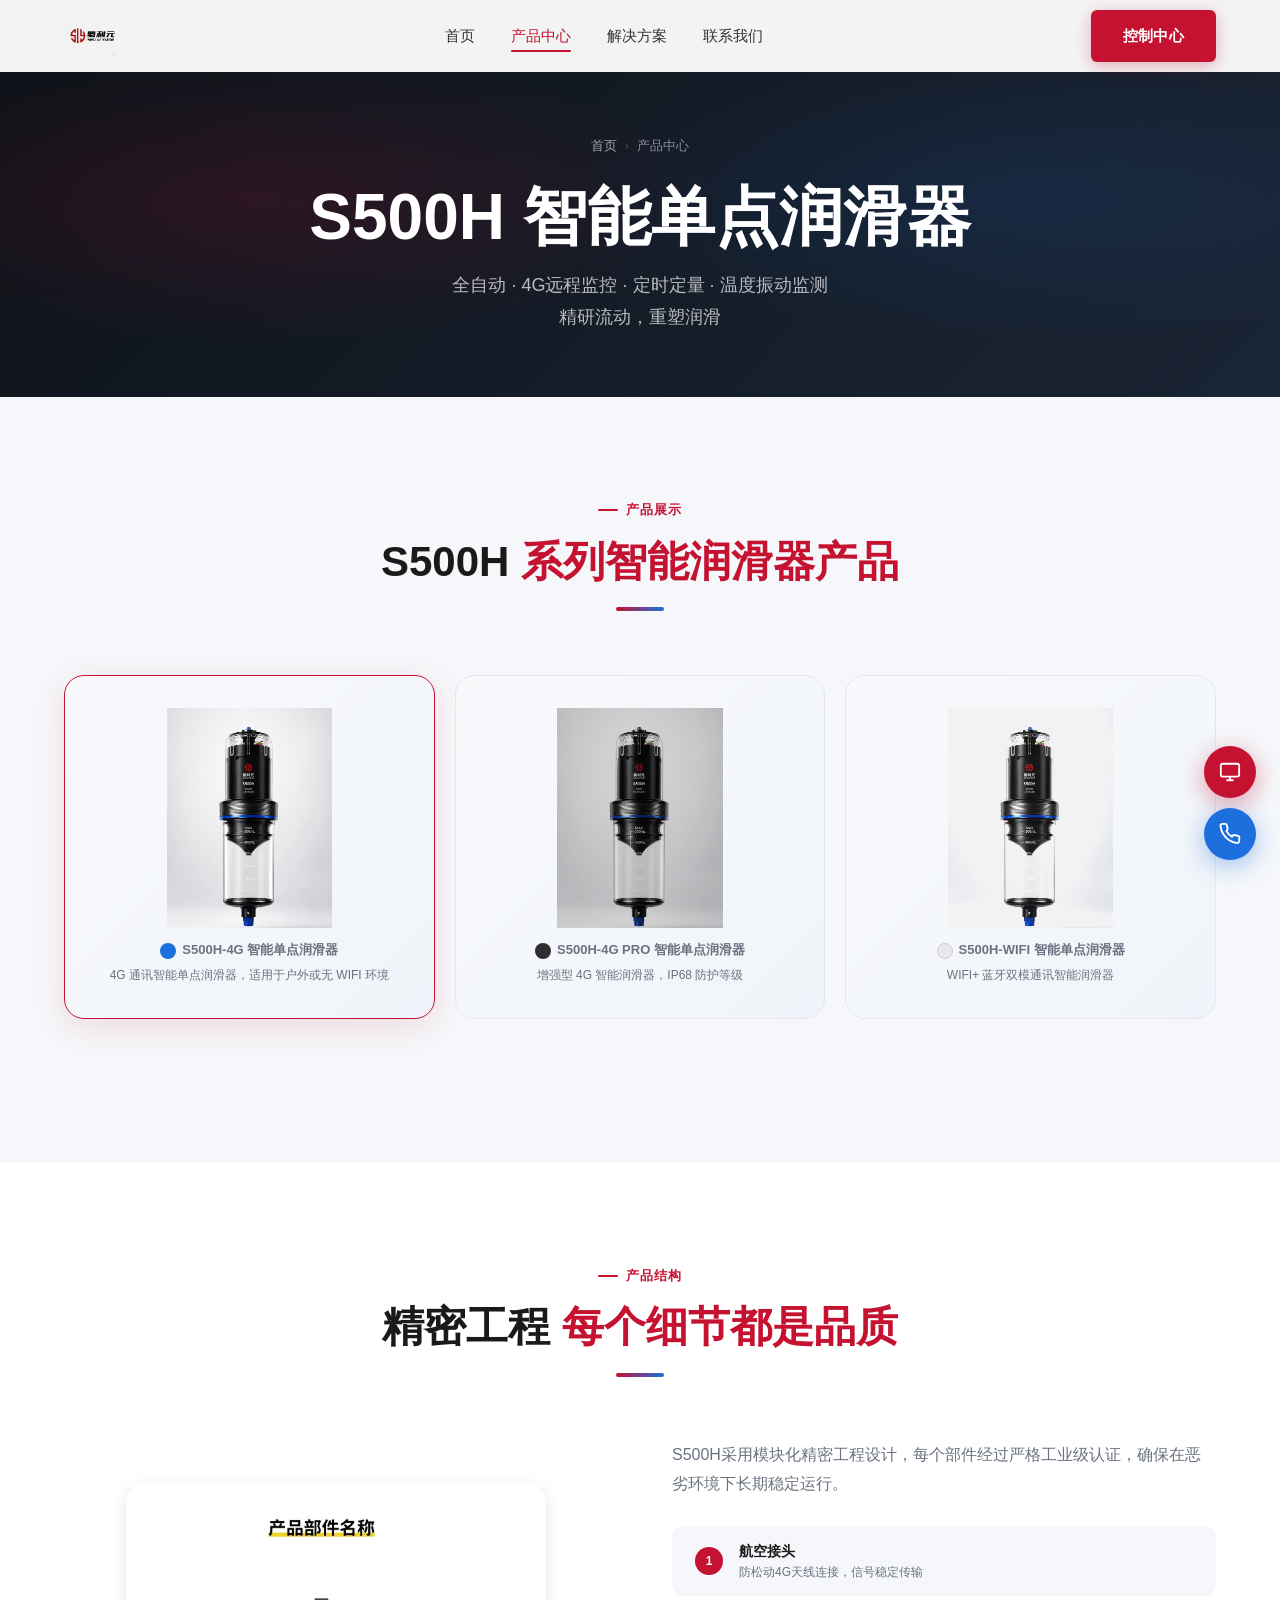
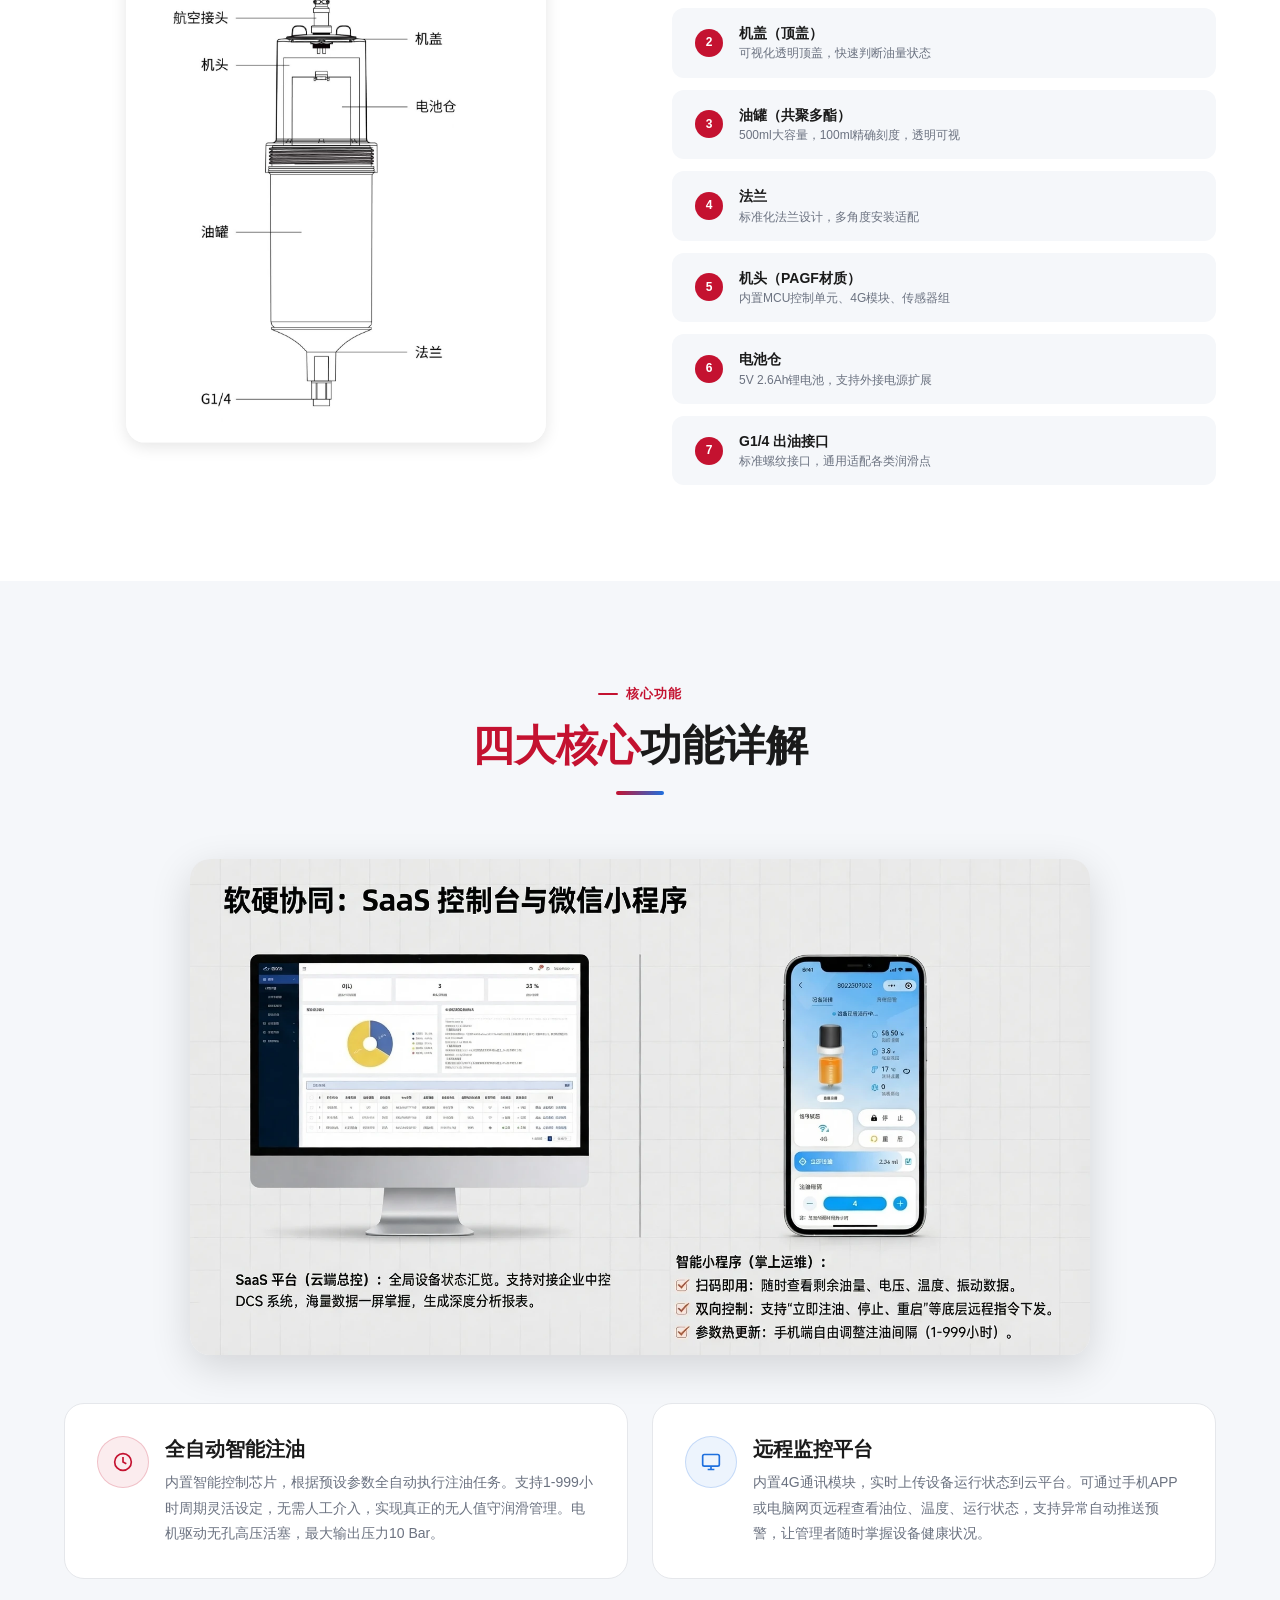
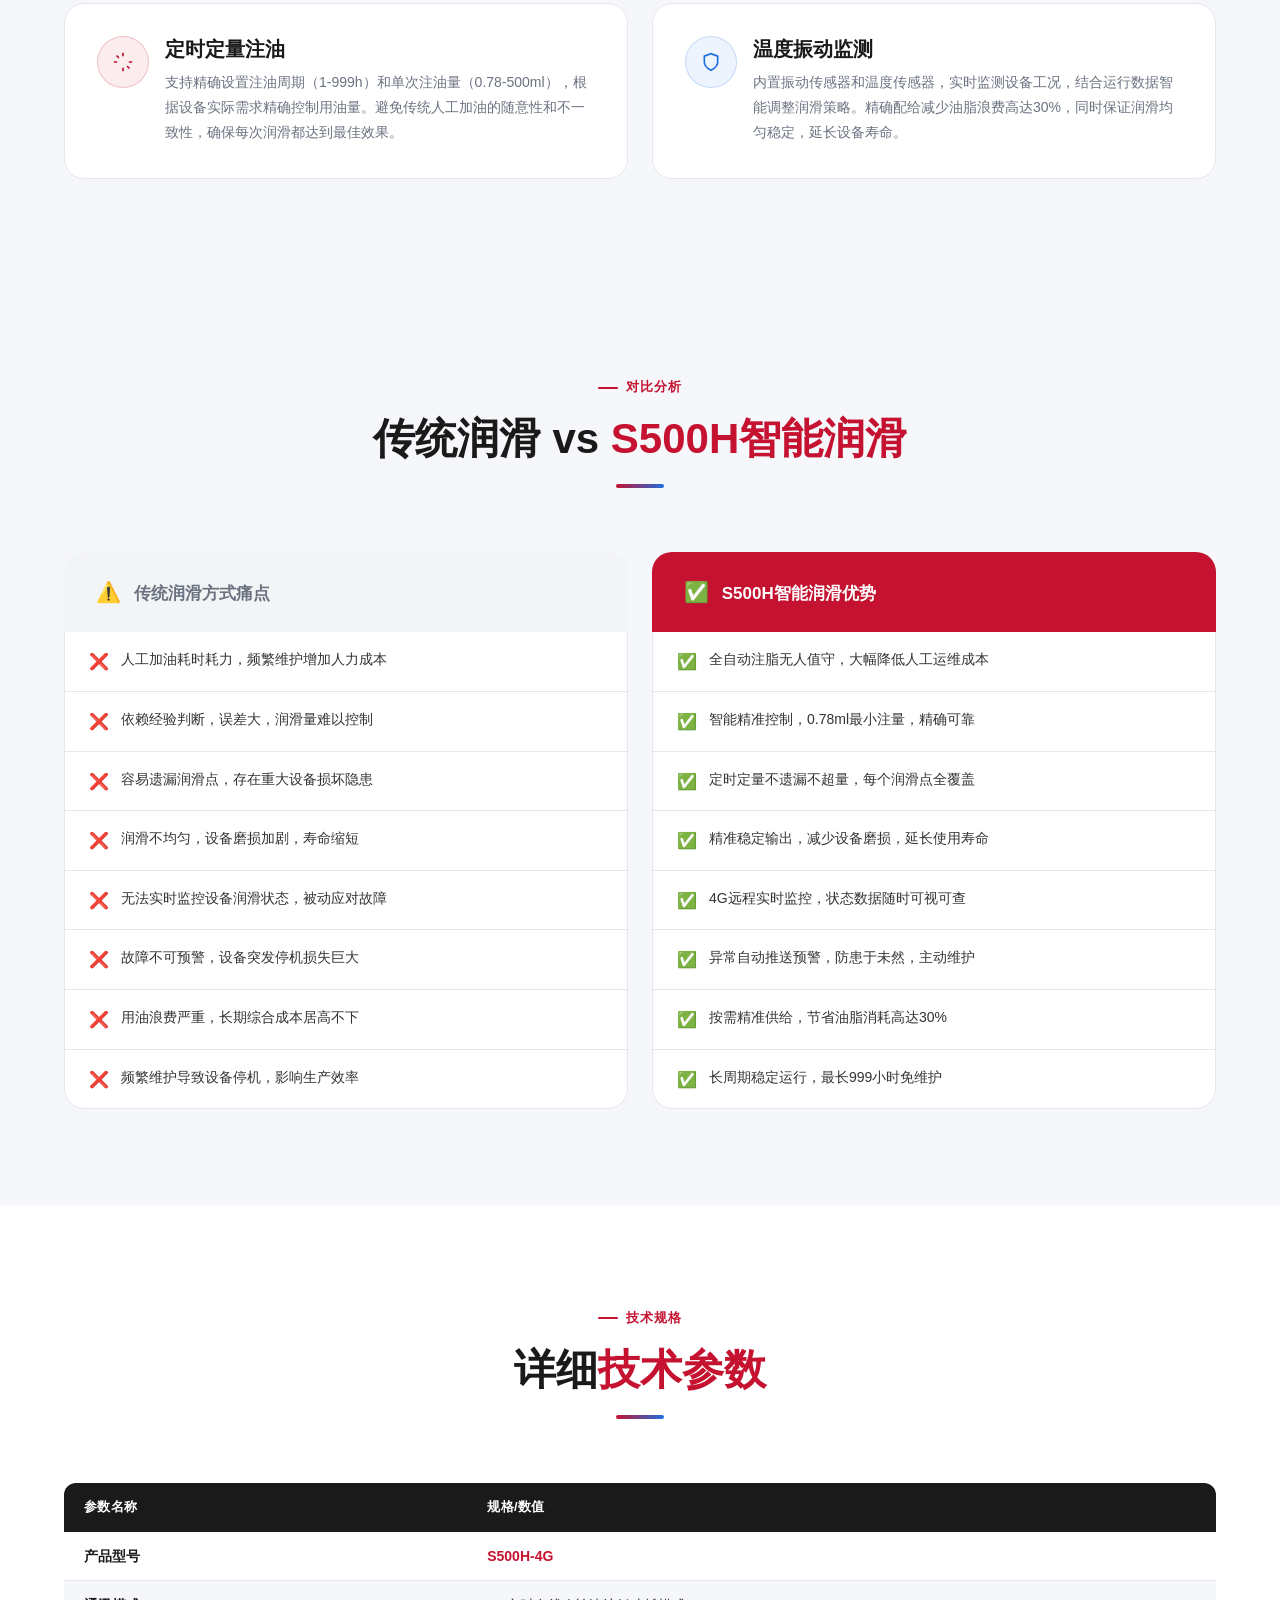
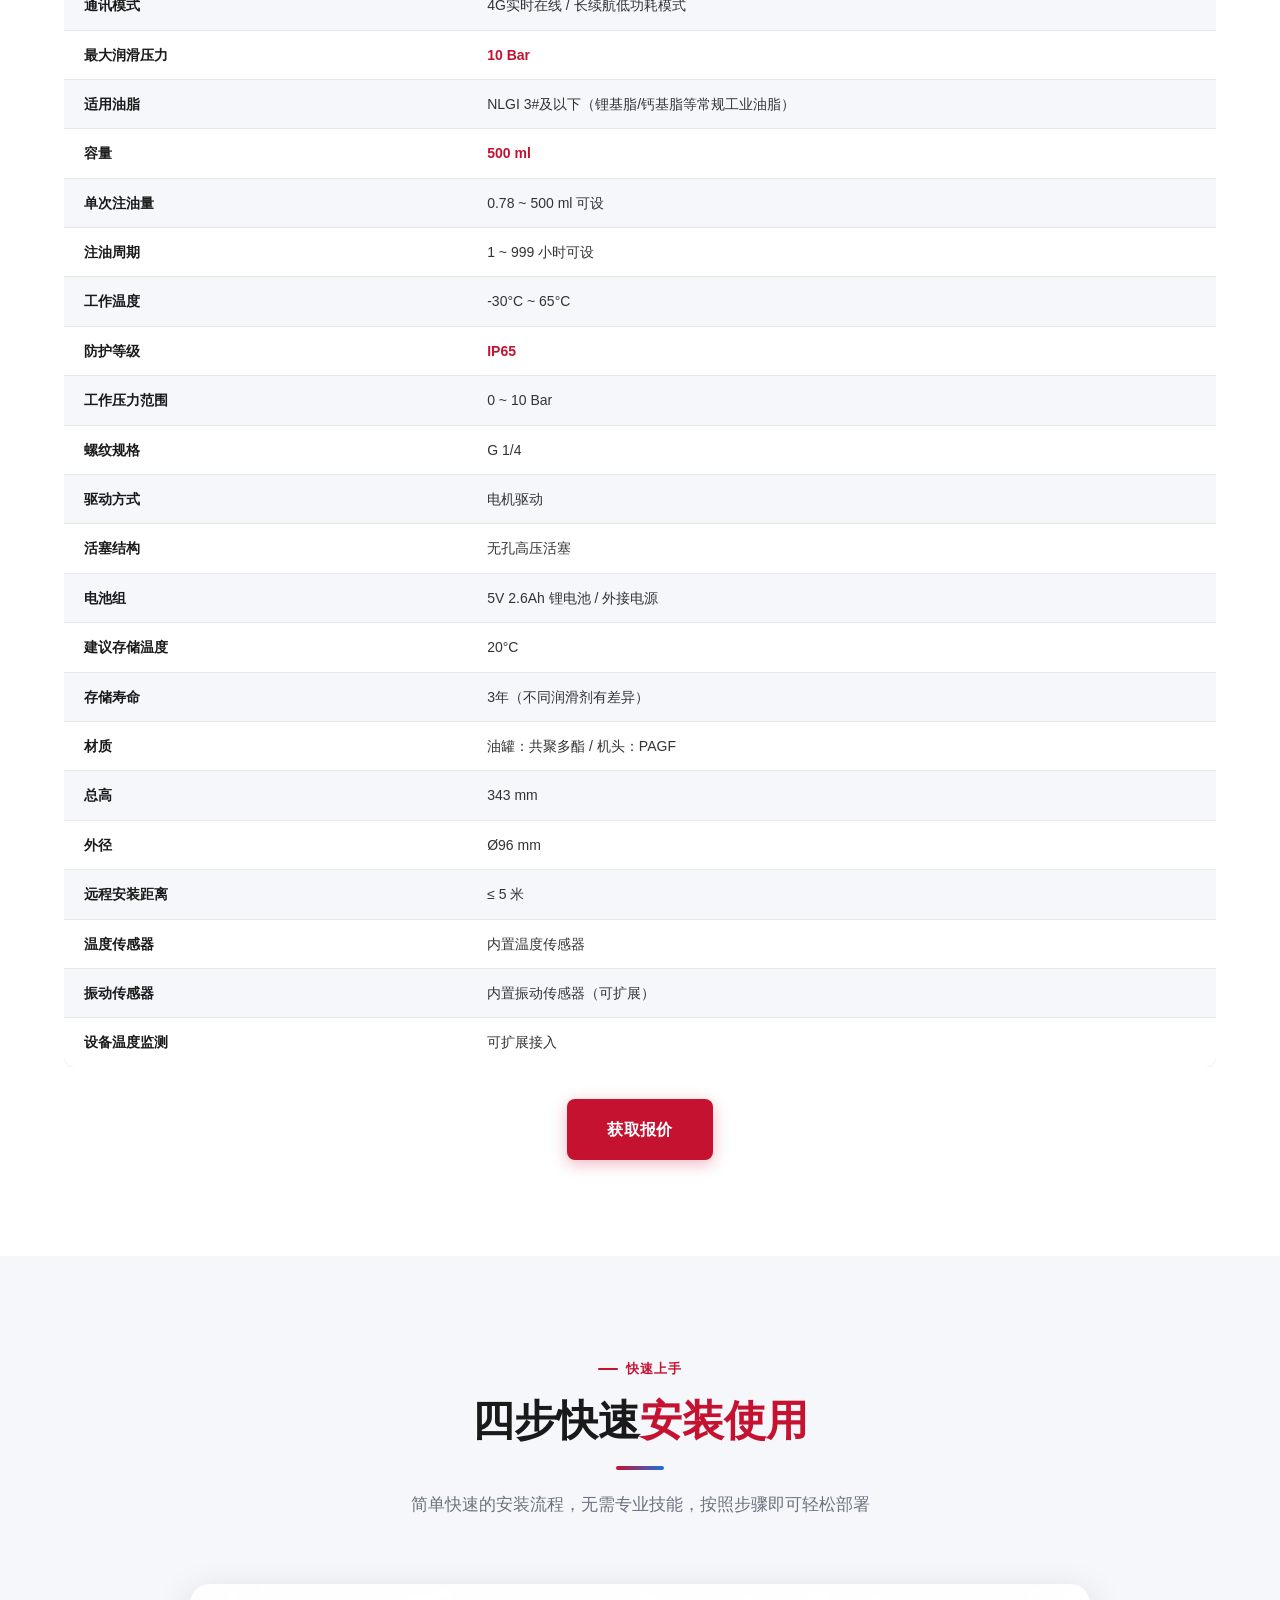
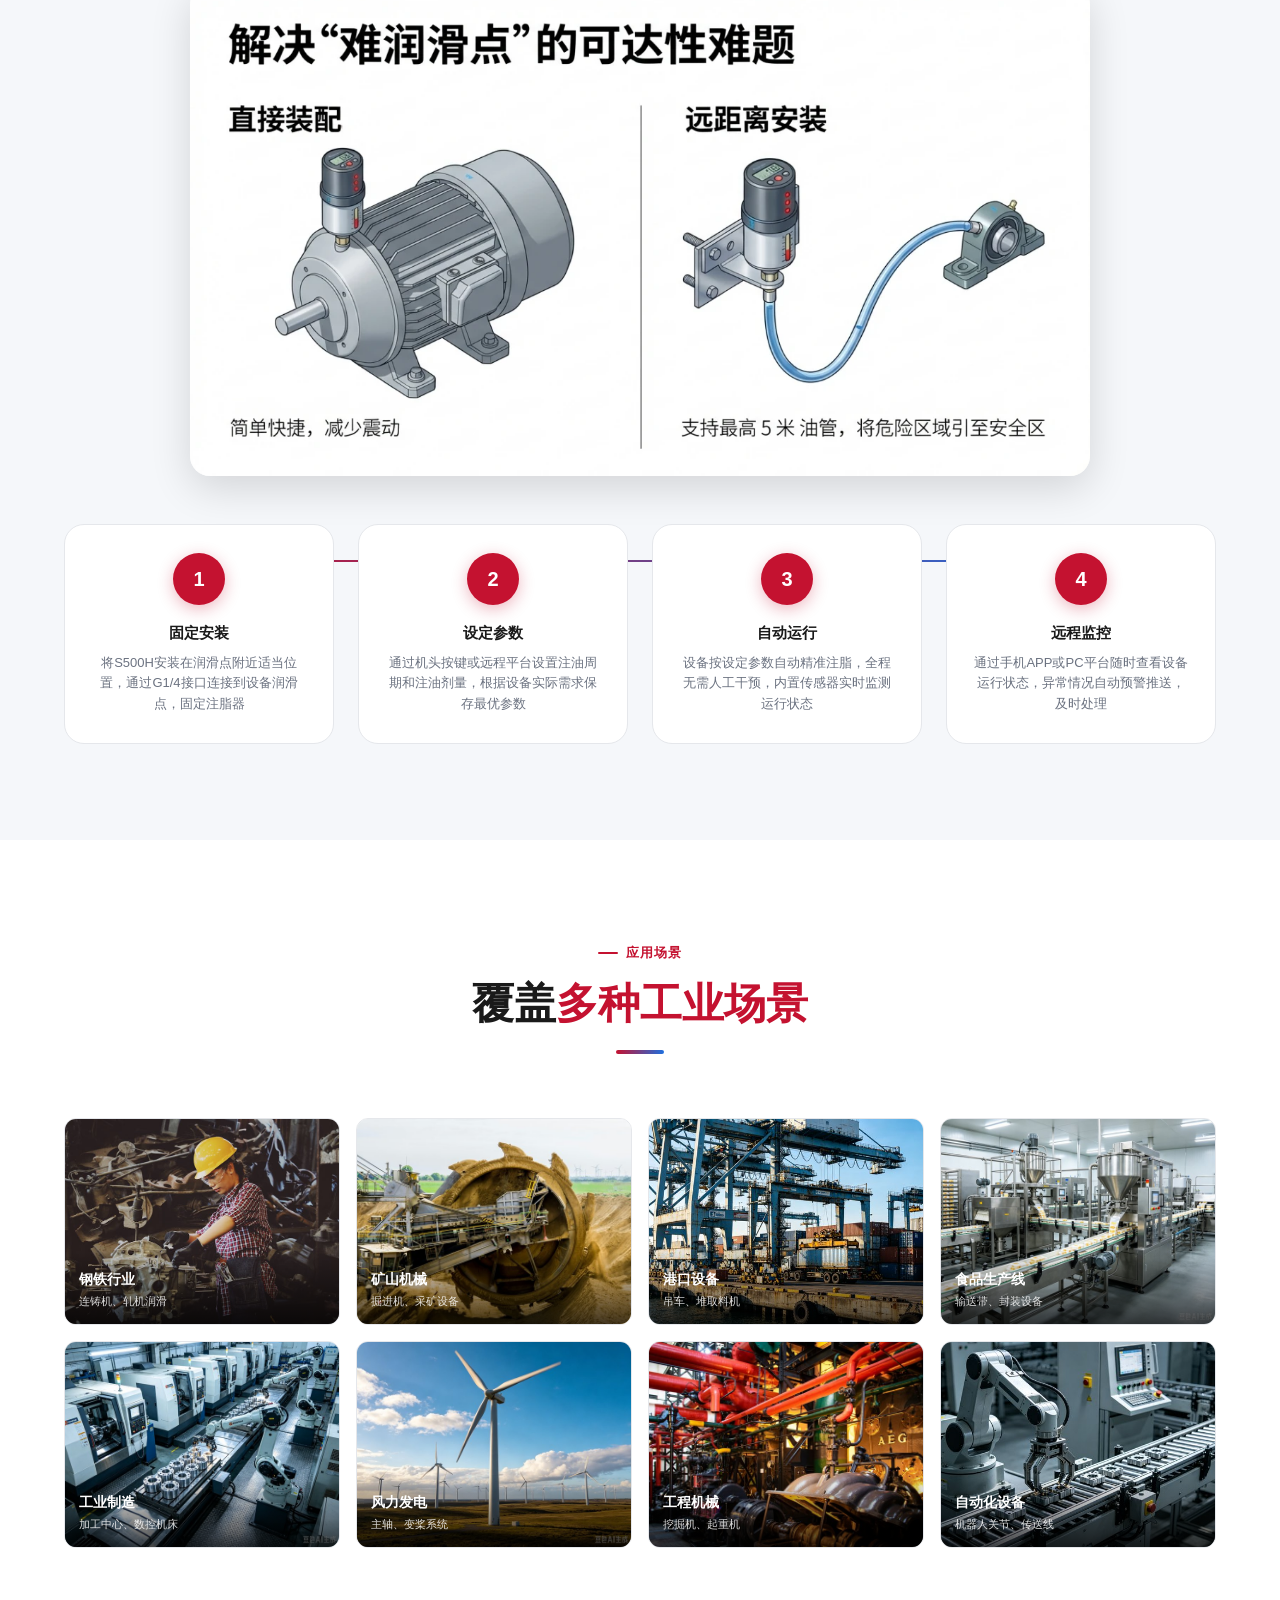
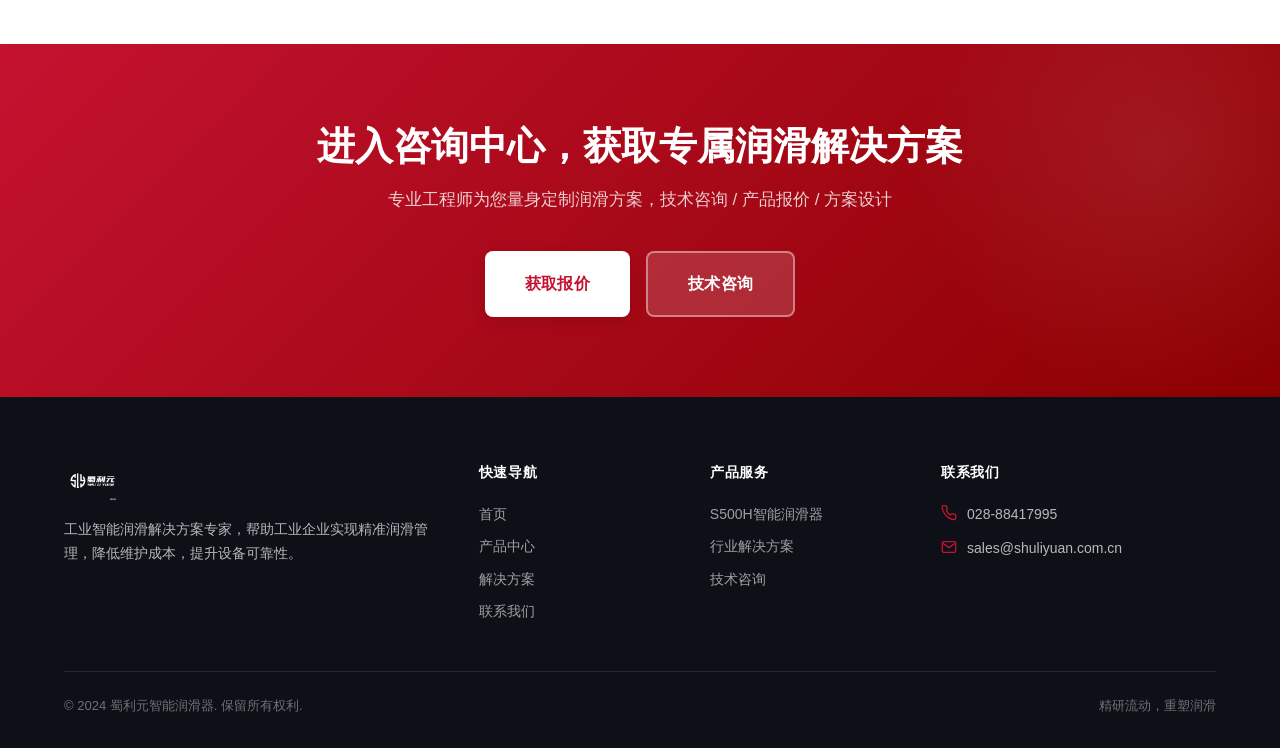
<file: products.html>
<!DOCTYPE html>
<html lang="zh-CN">
<head>
  <meta charset="UTF-8">
  <meta name="viewport" content="width=device-width, initial-scale=1.0">
  <meta name="description" content="S500H智能单点润滑器 - 详细技术参数、产品结构、安装流程及应用场景，10Bar压力，500ml容量，温度振动监测，4G远程监控">
  <title>产品中心 - S500H智能润滑器 | 蜀利元</title>
  <link rel="stylesheet" href="assets/css/style.css">
  <link rel="icon" href="data:image/svg+xml,<svg xmlns='http://www.w3.org/2000/svg' viewBox='0 0 32 32'><rect width='32' height='32' rx='6' fill='%23C41230'/><text y='22' x='5' font-size='18' fill='white' font-weight='bold'>蜀</text></svg>">
  <style>
    /* 产品页专属样式 */
    .product-multi-view {
      display: grid;
      grid-template-columns: repeat(3, 1fr);
      gap: 20px;
      margin-bottom: 48px;
    }
    .product-view-card {
      background: linear-gradient(135deg, #f8f9fb 0%, #f0f4fa 100%);
      border: 1.5px solid var(--border-color);
      border-radius: var(--radius-lg);
      padding: 32px 20px;
      text-align: center;
      transition: all 300ms;
      cursor: pointer;
    }
    .product-view-card:hover, .product-view-card.active {
      border-color: var(--brand-red);
      box-shadow: 0 8px 32px rgba(196,18,48,0.12);
    }
    .product-view-card .color-label {
      display: inline-block;
      width: 16px;
      height: 16px;
      border-radius: 50%;
      margin-right: 6px;
      vertical-align: middle;
    }
    .product-view-card h5 { font-size: 13px; color: var(--text-muted); margin-top: 12px; }
    
    /* 结构图 */
    .structure-section { padding: 96px 0; background: var(--bg-white); }
    .structure-inner { display: grid; grid-template-columns: 1fr 1fr; gap: 64px; align-items: center; }
    .structure-diagram-img { max-width: 420px; width: 100%; height: auto; border-radius: var(--radius-lg); box-shadow: var(--shadow-md); }
    .structure-parts { display: flex; flex-direction: column; gap: 12px; }
    .part-item {
      display: flex;
      align-items: center;
      gap: 16px;
      padding: 14px 20px;
      background: var(--bg-gray);
      border-radius: var(--radius-md);
      border-left: 3px solid transparent;
      transition: all 200ms;
      cursor: pointer;
    }
    .part-item:hover { border-left-color: var(--brand-red); background: rgba(196,18,48,0.04); }
    .part-num {
      width: 28px;
      height: 28px;
      border-radius: 50%;
      background: var(--brand-red);
      color: white;
      font-size: 12px;
      font-weight: 800;
      display: flex;
      align-items: center;
      justify-content: center;
      flex-shrink: 0;
    }
    .part-name { font-size: 14px; font-weight: 700; color: var(--text-primary); }
    .part-desc { font-size: 12px; color: var(--text-muted); }
    
    /* 对比区域 */
    .compare-cost-section { padding: 80px 0; background: var(--bg-white); }
    .compare-cost-grid { display: grid; grid-template-columns: 1fr 1fr; gap: 32px; margin-top: 48px; }
    .cost-card { border-radius: var(--radius-lg); overflow: hidden; box-shadow: var(--shadow-md); }
    .cost-card-header { padding: 24px 32px; }
    .cost-card-header.danger { background: #FFF1F2; border-bottom: 3px solid #FCA5A5; }
    .cost-card-header.success { background: rgba(30,111,222,0.06); border-bottom: 3px solid var(--brand-blue); }
    .cost-card-header h4 { font-size: 17px; }
    .cost-card-header.danger h4 { color: #DC2626; }
    .cost-card-header.success h4 { color: var(--brand-blue); }
    .cost-card-body { background: white; padding: 24px 32px; }
    .cost-item { display: flex; gap: 10px; padding: 10px 0; border-bottom: 1px solid var(--border-color); font-size: 14px; }
    .cost-item:last-child { border-bottom: none; }
    .cost-item .icon { flex-shrink: 0; }
    
    /* 应用场景图片网格 */
    .scene-grid {
      display: grid;
      grid-template-columns: repeat(4, 1fr);
      gap: 16px;
      margin-top: 48px;
    }
    .scene-card {
      border-radius: var(--radius-md);
      overflow: hidden;
      position: relative;
      aspect-ratio: 4/3;
      border: 1px solid var(--border-color);
      display: flex;
      align-items: flex-end;
      transition: all 300ms;
    }
    .scene-card:hover { transform: translateY(-4px); box-shadow: var(--shadow-lg); }
    .scene-card img {
      position: absolute;
      top: 0; left: 0;
      width: 100%; height: 100%;
      object-fit: cover;
      transition: transform 400ms;
    }
    .scene-card:hover img { transform: scale(1.06); }
    .scene-card-content {
      position: relative;
      z-index: 1;
      width: 100%;
      background: linear-gradient(to top, rgba(0,0,0,0.72), transparent);
      padding: 16px 14px 12px;
      color: white;
    }
    .scene-card-content h5 { font-size: 14px; font-weight: 700; }
    .scene-card-content p { font-size: 11px; opacity: 0.85; margin-top: 2px; }
    
    @media(max-width:767px){
      .product-multi-view { grid-template-columns: 1fr; }
      .structure-inner { grid-template-columns: 1fr; }
      .compare-cost-grid { grid-template-columns: 1fr; }
      .scene-grid { grid-template-columns: 1fr 1fr; }
      .scene-card-content { padding: 10px 10px 8px; }
      .scene-card-content h5 { font-size: 12px; }
      .scene-card-content p { font-size: 10px; }
    }
    @media(max-width:480px){
      .scene-grid { grid-template-columns: 1fr; }
      .saas-img-wrap { margin: 20px 0 28px; }
      .saas-platform-img { border-radius: var(--radius-md); }
    }

    /* 核心功能卡片 */
    .saas-img-wrap {
      margin: 36px 0 48px;
      display: flex;
      justify-content: center;
    }
    .saas-platform-img {
      max-width: 900px;
      width: 100%;
      height: auto;
      border-radius: var(--radius-lg);
      box-shadow: var(--shadow-lg);
      display: block;
    }
    .core-func-grid {
      display: grid;
      grid-template-columns: 1fr 1fr;
      gap: 24px;
    }
    .core-func-item {
      display: flex;
      gap: 16px;
      align-items: flex-start;
    }
    .core-func-title {
      font-size: 20px;
      margin-bottom: 8px;
    }
    .core-func-desc {
      font-size: 14px;
      color: var(--text-muted);
      line-height: 1.8;
    }
    @media(max-width:767px){
      .core-func-grid {
        grid-template-columns: 1fr;
        gap: 16px;
      }
      .core-func-item {
        gap: 12px;
      }
      .core-func-title {
        font-size: 17px;
        margin-bottom: 6px;
      }
      .core-func-desc {
        font-size: 13px;
        line-height: 1.7;
      }
    }
    @media(max-width:480px){
      .core-func-item {
        flex-direction: column;
        align-items: center;
        text-align: center;
      }
      .core-func-title {
        font-size: 16px;
      }
      .core-func-desc {
        font-size: 12px;
      }
    }
  </style>
</head>
<body>

<div class="scroll-progress"></div>

<!-- ===== 导航 ===== -->
<nav class="navbar" id="navbar">
  <div class="navbar-inner">
    <a href="index.html" class="navbar-logo">
      <img src="assets/images/logo.png" alt="蜀利元智能润滑器" class="logo-img" width="140" height="40">
    </a>
    <nav class="navbar-nav">
      <a href="index.html" class="nav-link">首页</a>
      <a href="products.html" class="nav-link active">产品中心</a>
      <a href="solutions.html" class="nav-link">解决方案</a>
      <a href="contact.html" class="nav-link">联系我们</a>
    </nav>
    <div class="navbar-cta"><a href="http://shuliyuan.com.cn/" target="_blank" class="btn btn-primary">控制中心</a></div>
    <button class="hamburger" id="hamburger"><span></span><span></span><span></span></button>
  </div>
</nav>
<div class="mobile-menu" id="mobileMenu">
  <a href="index.html" class="nav-link">首页</a>
  <a href="products.html" class="nav-link active">产品中心</a>
  <a href="solutions.html" class="nav-link">解决方案</a>
  <a href="contact.html" class="nav-link">联系我们</a>
  <a href="http://shuliyuan.com.cn/" target="_blank" class="btn btn-primary">控制中心</a>
</div>

<!-- ===== 页面Banner ===== -->
<section class="page-hero">
  <div class="container">
    <div class="page-hero-content fade-up">
      <div class="breadcrumb">
        <a href="index.html">首页</a>
        <span class="sep">›</span>
        <span>产品中心</span>
      </div>
      <h1>S500H 智能单点润滑器</h1>
      <p>全自动 · 4G远程监控 · 定时定量 · 温度振动监测<br>精研流动，重塑润滑</p>
    </div>
  </div>
</section>

<!-- ===== 产品多角度展示 ===== -->
<section class="section-pad" style="background:var(--bg-gray)">
  <div class="container">
    <div class="section-header fade-up">
      <span class="section-label">产品展示</span>
      <h2 class="section-title">S500H <span>系列智能润滑器产品</span></h2>
      <div class="section-divider" style="margin:20px auto 20px"></div>
    </div>

    <div class="product-multi-view">
      <div class="product-view-card active fade-up">
        <img src="assets/images/s500h-real.webp" alt="S500H-4G 智能单点润滑器" style="max-height:220px;margin:0 auto;display:block">
        <h5><span class="color-label" style="background:#1E6FDE"></span>S500H-4G 智能单点润滑器</h5>
        <p style="font-size:12px;color:var(--text-muted);text-align:center;margin-top:4px">4G 通讯智能单点润滑器，适用于户外或无 WIFI 环境</p>
      </div>
      <div class="product-view-card fade-up fade-up-delay-1">
        <img src="assets/images/s500h-real.webp" alt="S500H-4G PRO 智能单点润滑器" style="max-height:220px;margin:0 auto;display:block;filter:grayscale(0.3) brightness(0.85)">
        <h5><span class="color-label" style="background:#2D2D2D"></span>S500H-4G PRO 智能单点润滑器</h5>
        <p style="font-size:12px;color:var(--text-muted);text-align:center;margin-top:4px">增强型 4G 智能润滑器，IP68 防护等级</p>
      </div>
      <div class="product-view-card fade-up fade-up-delay-2">
        <img src="assets/images/s500h-real.webp" alt="S500H-WIFI 智能单点润滑器" style="max-height:220px;margin:0 auto;display:block;filter:brightness(1.15) contrast(0.9)">
        <h5><span class="color-label" style="background:#E8E8EC;border:1px solid #ccc"></span>S500H-WIFI 智能单点润滑器</h5>
        <p style="font-size:12px;color:var(--text-muted);text-align:center;margin-top:4px">WIFI+ 蓝牙双模通讯智能润滑器</p>
      </div>
    </div>
  </div>
</section>

<!-- ===== 产品结构图 ===== -->
<section class="structure-section">
  <div class="container">
    <div class="section-header fade-up">
      <span class="section-label">产品结构</span>
      <h2 class="section-title">精密工程 <span>每个细节都是品质</span></h2>
      <div class="section-divider" style="margin:20px auto 20px"></div>
    </div>
    <div class="structure-inner">
      <!-- 产品结构图 -->
      <div class="fade-up" style="display:flex;justify-content:center">
        <img src="assets/images/s500h-structure.jpg" alt="S500H产品部件名称示意图" class="structure-diagram-img">
      </div>

      <!-- 右侧部件列表 -->
      <div>
        <p style="font-size:16px;color:var(--text-muted);line-height:1.8;margin-bottom:28px">
          S500H采用模块化精密工程设计，每个部件经过严格工业级认证，确保在恶劣环境下长期稳定运行。
        </p>
        <div class="structure-parts">
          <div class="part-item fade-up">
            <div class="part-num">1</div>
            <div>
              <div class="part-name">航空接头</div>
              <div class="part-desc">防松动4G天线连接，信号稳定传输</div>
            </div>
          </div>
          <div class="part-item fade-up fade-up-delay-1">
            <div class="part-num">2</div>
            <div>
              <div class="part-name">机盖（顶盖）</div>
              <div class="part-desc">可视化透明顶盖，快速判断油量状态</div>
            </div>
          </div>
          <div class="part-item fade-up fade-up-delay-2">
            <div class="part-num">3</div>
            <div>
              <div class="part-name">油罐（共聚多酯）</div>
              <div class="part-desc">500ml大容量，100ml精确刻度，透明可视</div>
            </div>
          </div>
          <div class="part-item fade-up fade-up-delay-3">
            <div class="part-num">4</div>
            <div>
              <div class="part-name">法兰</div>
              <div class="part-desc">标准化法兰设计，多角度安装适配</div>
            </div>
          </div>
          <div class="part-item fade-up fade-up-delay-4">
            <div class="part-num">5</div>
            <div>
              <div class="part-name">机头（PAGF材质）</div>
              <div class="part-desc">内置MCU控制单元、4G模块、传感器组</div>
            </div>
          </div>
          <div class="part-item fade-up">
            <div class="part-num">6</div>
            <div>
              <div class="part-name">电池仓</div>
              <div class="part-desc">5V 2.6Ah锂电池，支持外接电源扩展</div>
            </div>
          </div>
          <div class="part-item fade-up fade-up-delay-1">
            <div class="part-num">7</div>
            <div>
              <div class="part-name">G1/4 出油接口</div>
              <div class="part-desc">标准螺纹接口，通用适配各类润滑点</div>
            </div>
          </div>
        </div>
      </div>
    </div>
  </div>
</section>

<!-- ===== 4大功能详解 ===== -->
<section class="section-pad" style="background:var(--bg-gray)">
  <div class="container">
    <div class="section-header fade-up">
      <span class="section-label">核心功能</span>
      <h2 class="section-title"><span>四大核心</span>功能详解</h2>
      <div class="section-divider" style="margin:20px auto 20px"></div>
    </div>

    <div class="saas-img-wrap fade-up">
      <img src="assets/images/saas-platform.png" alt="SaaS控制台与微信小程序" class="saas-platform-img">
    </div>

    <div class="core-func-grid">
      <div class="card fade-up">
        <div class="core-func-item">
          <div class="feature-icon-circle" style="width:52px;height:52px;flex-shrink:0">
            <svg viewBox="0 0 24 24" fill="none" stroke="#C41230" stroke-width="2" width="26" height="26"><circle cx="12" cy="12" r="10"/><path d="M12 6v6l4 2"/></svg>
          </div>
          <div>
            <h3 class="core-func-title">全自动智能注油</h3>
            <p class="core-func-desc">内置智能控制芯片，根据预设参数全自动执行注油任务。支持1-999小时周期灵活设定，无需人工介入，实现真正的无人值守润滑管理。电机驱动无孔高压活塞，最大输出压力10 Bar。</p>
          </div>
        </div>
      </div>
      <div class="card fade-up fade-up-delay-1">
        <div class="core-func-item">
          <div class="feature-icon-circle blue" style="width:52px;height:52px;flex-shrink:0;background:rgba(30,111,222,0.08);border-color:rgba(30,111,222,0.2)">
            <svg viewBox="0 0 24 24" fill="none" stroke="#1E6FDE" stroke-width="2" width="26" height="26"><rect x="2" y="3" width="20" height="14" rx="2"/><path d="M8 21h8M12 17v4"/></svg>
          </div>
          <div>
            <h3 class="core-func-title">远程监控平台</h3>
            <p class="core-func-desc">内置4G通讯模块，实时上传设备运行状态到云平台。可通过手机APP或电脑网页远程查看油位、温度、运行状态，支持异常自动推送预警，让管理者随时掌握设备健康状况。</p>
          </div>
        </div>
      </div>
      <div class="card fade-up fade-up-delay-2">
        <div class="core-func-item">
          <div class="feature-icon-circle" style="width:52px;height:52px;flex-shrink:0">
            <svg viewBox="0 0 24 24" fill="none" stroke="#C41230" stroke-width="2" width="26" height="26"><path d="M12 1v4M12 19v4M4.22 4.22l2.83 2.83M16.95 16.95l2.83 2.83M1 12h4M19 12h4"/></svg>
          </div>
          <div>
            <h3 class="core-func-title">定时定量注油</h3>
            <p class="core-func-desc">支持精确设置注油周期（1-999h）和单次注油量（0.78-500ml），根据设备实际需求精确控制用油量。避免传统人工加油的随意性和不一致性，确保每次润滑都达到最佳效果。</p>
          </div>
        </div>
      </div>
      <div class="card fade-up fade-up-delay-3">
        <div class="core-func-item">
          <div class="feature-icon-circle blue" style="width:52px;height:52px;flex-shrink:0;background:rgba(30,111,222,0.08);border-color:rgba(30,111,222,0.2)">
            <svg viewBox="0 0 24 24" fill="none" stroke="#1E6FDE" stroke-width="2" width="26" height="26"><path d="M12 22s8-4 8-10V5l-8-3-8 3v7c0 6 8 10 8 10z"/></svg>
          </div>
          <div>
            <h3 class="core-func-title">温度振动监测</h3>
            <p class="core-func-desc">内置振动传感器和温度传感器，实时监测设备工况，结合运行数据智能调整润滑策略。精确配给减少油脂浪费高达30%，同时保证润滑均匀稳定，延长设备寿命。</p>
          </div>
        </div>
      </div>
    </div>
  </div>
</section>

<!-- ===== 传统 vs 智能对比 ===== -->
<section class="compare-section">
  <div class="container">
    <div class="section-header fade-up">
      <span class="section-label">对比分析</span>
      <h2 class="section-title">传统润滑 vs <span>S500H智能润滑</span></h2>
      <div class="section-divider" style="margin:20px auto 20px"></div>
    </div>
    <div class="compare-grid fade-up">
      <div class="compare-col">
        <div class="compare-header old">
          <span style="font-size:20px;margin-right:8px">⚠️</span> 传统润滑方式痛点
        </div>
        <div class="compare-body">
          <div class="compare-item"><span class="compare-icon">❌</span><span>人工加油耗时耗力，频繁维护增加人力成本</span></div>
          <div class="compare-item"><span class="compare-icon">❌</span><span>依赖经验判断，误差大，润滑量难以控制</span></div>
          <div class="compare-item"><span class="compare-icon">❌</span><span>容易遗漏润滑点，存在重大设备损坏隐患</span></div>
          <div class="compare-item"><span class="compare-icon">❌</span><span>润滑不均匀，设备磨损加剧，寿命缩短</span></div>
          <div class="compare-item"><span class="compare-icon">❌</span><span>无法实时监控设备润滑状态，被动应对故障</span></div>
          <div class="compare-item"><span class="compare-icon">❌</span><span>故障不可预警，设备突发停机损失巨大</span></div>
          <div class="compare-item"><span class="compare-icon">❌</span><span>用油浪费严重，长期综合成本居高不下</span></div>
          <div class="compare-item"><span class="compare-icon">❌</span><span>频繁维护导致设备停机，影响生产效率</span></div>
        </div>
      </div>
      <div class="compare-col">
        <div class="compare-header new">
          <span style="font-size:20px;margin-right:8px">✅</span> S500H智能润滑优势
        </div>
        <div class="compare-body">
          <div class="compare-item"><span class="compare-icon">✅</span><span>全自动注脂无人值守，大幅降低人工运维成本</span></div>
          <div class="compare-item"><span class="compare-icon">✅</span><span>智能精准控制，0.78ml最小注量，精确可靠</span></div>
          <div class="compare-item"><span class="compare-icon">✅</span><span>定时定量不遗漏不超量，每个润滑点全覆盖</span></div>
          <div class="compare-item"><span class="compare-icon">✅</span><span>精准稳定输出，减少设备磨损，延长使用寿命</span></div>
          <div class="compare-item"><span class="compare-icon">✅</span><span>4G远程实时监控，状态数据随时可视可查</span></div>
          <div class="compare-item"><span class="compare-icon">✅</span><span>异常自动推送预警，防患于未然，主动维护</span></div>
          <div class="compare-item"><span class="compare-icon">✅</span><span>按需精准供给，节省油脂消耗高达30%</span></div>
          <div class="compare-item"><span class="compare-icon">✅</span><span>长周期稳定运行，最长999小时免维护</span></div>
        </div>
      </div>
    </div>
  </div>
</section>

<!-- ===== 详细技术参数表 ===== -->
<section class="section-pad" style="background:var(--bg-white)">
  <div class="container">
    <div class="section-header fade-up">
      <span class="section-label">技术规格</span>
      <h2 class="section-title">详细<span>技术参数</span></h2>
      <div class="section-divider" style="margin:20px auto 20px"></div>
    </div>
    <div class="fade-up" style="overflow-x:auto">
      <table class="params-table">
        <thead>
          <tr>
            <th style="width:35%">参数名称</th>
            <th>规格/数值</th>
          </tr>
        </thead>
        <tbody>
          <tr><td>产品型号</td><td><span class="highlight">S500H-4G</span></td></tr>
          <tr><td>通讯模式</td><td>4G实时在线 / 长续航低功耗模式</td></tr>
          <tr><td>最大润滑压力</td><td><span class="highlight">10 Bar</span></td></tr>
          <tr><td>适用油脂</td><td>NLGI 3#及以下（锂基脂/钙基脂等常规工业油脂）</td></tr>
          <tr><td>容量</td><td><span class="highlight">500 ml</span></td></tr>
          <tr><td>单次注油量</td><td>0.78 ~ 500 ml 可设</td></tr>
          <tr><td>注油周期</td><td>1 ~ 999 小时可设</td></tr>
          <tr><td>工作温度</td><td>-30°C ~ 65°C</td></tr>
          <tr><td>防护等级</td><td><span class="highlight">IP65</span></td></tr>
          <tr><td>工作压力范围</td><td>0 ~ 10 Bar</td></tr>
          <tr><td>螺纹规格</td><td>G 1/4</td></tr>
          <tr><td>驱动方式</td><td>电机驱动</td></tr>
          <tr><td>活塞结构</td><td>无孔高压活塞</td></tr>
          <tr><td>电池组</td><td>5V 2.6Ah 锂电池 / 外接电源</td></tr>
          <tr><td>建议存储温度</td><td>20°C</td></tr>
          <tr><td>存储寿命</td><td>3年（不同润滑剂有差异）</td></tr>
          <tr><td>材质</td><td>油罐：共聚多酯 / 机头：PAGF</td></tr>
          <tr><td>总高</td><td>343 mm</td></tr>
          <tr><td>外径</td><td>Ø96 mm</td></tr>
          <tr><td>远程安装距离</td><td>≤ 5 米</td></tr>
          <tr><td>温度传感器</td><td>内置温度传感器</td></tr>
          <tr><td>振动传感器</td><td>内置振动传感器（可扩展）</td></tr>
          <tr><td>设备温度监测</td><td>可扩展接入</td></tr>
        </tbody>
      </table>
    </div>

    <div style="margin-top:32px;display:flex;gap:16px;flex-wrap:wrap;justify-content:center">
      <a href="contact.html" class="btn btn-primary btn-lg">获取报价</a>
    </div>
  </div>
</section>

<!-- ===== 安装流程 ===== -->
<section class="section-pad" style="background:var(--bg-gray)">
  <div class="container">
    <div class="section-header fade-up">
      <span class="section-label">快速上手</span>
      <h2 class="section-title">四步快速<span>安装使用</span></h2>
      <div class="section-divider" style="margin:20px auto 20px"></div>
      <p class="section-subtitle" style="margin:0 auto">简单快速的安装流程，无需专业技能，按照步骤即可轻松部署</p>
    </div>

    <div style="margin:36px 0 48px;display:flex;justify-content:center" class="fade-up">
      <img src="assets/images/install-method.png" alt="解决难润滑点的可达性难题 - 直接装配与远距离安装" style="max-width:900px;width:100%;height:auto;border-radius:var(--radius-lg);box-shadow:var(--shadow-lg);display:block">
    </div>

    <div class="steps-grid fade-up">
      <div class="step-card">
        <div class="step-num">1</div>
        <h4>固定安装</h4>
        <p>将S500H安装在润滑点附近适当位置，通过G1/4接口连接到设备润滑点，固定注脂器</p>
      </div>
      <div class="step-card">
        <div class="step-num">2</div>
        <h4>设定参数</h4>
        <p>通过机头按键或远程平台设置注油周期和注油剂量，根据设备实际需求保存最优参数</p>
      </div>
      <div class="step-card">
        <div class="step-num">3</div>
        <h4>自动运行</h4>
        <p>设备按设定参数自动精准注脂，全程无需人工干预，内置传感器实时监测运行状态</p>
      </div>
      <div class="step-card">
        <div class="step-num">4</div>
        <h4>远程监控</h4>
        <p>通过手机APP或PC平台随时查看设备运行状态，异常情况自动预警推送，及时处理</p>
      </div>
    </div>
  </div>
</section>

<!-- ===== 应用场景 ===== -->
<section class="section-pad" style="background:var(--bg-white)">
  <div class="container">
    <div class="section-header fade-up">
      <span class="section-label">应用场景</span>
      <h2 class="section-title">覆盖<span>多种工业场景</span></h2>
      <div class="section-divider" style="margin:20px auto 20px"></div>
    </div>
    <div class="scene-grid fade-up">
      <div class="scene-card">
        <img src="assets/images/scenes/steel.jpg" alt="钢铁行业">
        <div class="scene-card-content"><h5>钢铁行业</h5><p>连铸机、轧机润滑</p></div>
      </div>
      <div class="scene-card">
        <img src="assets/images/scenes/mining.jpg" alt="矿山机械">
        <div class="scene-card-content"><h5>矿山机械</h5><p>掘进机、采矿设备</p></div>
      </div>
      <div class="scene-card">
        <img src="assets/images/scenes/port.jpg" alt="港口设备">
        <div class="scene-card-content"><h5>港口设备</h5><p>吊车、堆取料机</p></div>
      </div>
      <div class="scene-card">
        <img src="assets/images/scenes/food.jpg" alt="食品生产线">
        <div class="scene-card-content"><h5>食品生产线</h5><p>输送带、封装设备</p></div>
      </div>
      <div class="scene-card">
        <img src="assets/images/scenes/manufacturing.jpg" alt="工业制造">
        <div class="scene-card-content"><h5>工业制造</h5><p>加工中心、数控机床</p></div>
      </div>
      <div class="scene-card">
        <img src="assets/images/scenes/wind.jpg" alt="风力发电">
        <div class="scene-card-content"><h5>风力发电</h5><p>主轴、变桨系统</p></div>
      </div>
      <div class="scene-card">
        <img src="assets/images/scenes/construction.jpg" alt="工程机械">
        <div class="scene-card-content"><h5>工程机械</h5><p>挖掘机、起重机</p></div>
      </div>
      <div class="scene-card">
        <img src="assets/images/scenes/automation.jpg" alt="自动化设备">
        <div class="scene-card-content"><h5>自动化设备</h5><p>机器人关节、传送线</p></div>
      </div>
    </div>
  </div>
</section>

<!-- ===== 底部转化 ===== -->
<section class="cta-banner">
  <div class="container">
    <div class="cta-banner-inner fade-up">
      <h2>进入咨询中心，获取专属润滑解决方案</h2>
      <p>专业工程师为您量身定制润滑方案，技术咨询 / 产品报价 / 方案设计</p>
      <div class="cta-banner-btns">
        <a href="contact.html" class="btn btn-white btn-lg">获取报价</a>
        <a href="contact.html" class="btn btn-lg" style="background:rgba(255,255,255,0.15);color:#fff;border:2px solid rgba(255,255,255,0.4)">技术咨询</a>
      </div>
    </div>
  </div>
</section>

<!-- Footer -->
<footer class="footer">
  <div class="container">
    <div class="footer-grid">
      <div class="footer-brand">
        <div class="footer-logo navbar-logo">
          <img src="assets/images/logo.png" alt="蜀利元智能润滑器" class="logo-img" width="140" height="40">
        </div>
        <p class="footer-desc">工业智能润滑解决方案专家，帮助工业企业实现精准润滑管理，降低维护成本，提升设备可靠性。</p>
      </div>
      <div class="footer-col"><h5>快速导航</h5><div class="footer-links"><a href="index.html">首页</a><a href="products.html">产品中心</a><a href="solutions.html">解决方案</a><a href="contact.html">联系我们</a></div></div>
      <div class="footer-col"><h5>产品服务</h5><div class="footer-links"><a href="products.html">S500H智能润滑器</a><a href="solutions.html">行业解决方案</a><a href="contact.html">技术咨询</a></div></div>
      <div class="footer-col"><h5>联系我们</h5><div class="footer-contact"><div class="contact-item"><svg viewBox="0 0 24 24" fill="none" stroke="currentColor" stroke-width="2"><path d="M22 16.92v3a2 2 0 0 1-2.18 2 19.79 19.79 0 0 1-8.63-3.07A19.5 19.5 0 0 1 4.69 12a19.79 19.79 0 0 1-3.07-8.67A2 2 0 0 1 3.6 1h3a2 2 0 0 1 2 1.72 12.84 12.84 0 0 0 .7 2.81 2 2 0 0 1-.45 2.11L8.09 8.91a16 16 0 0 0 6 6l1.27-1.27a2 2 0 0 1 2.11-.45 12.84 12.84 0 0 0 2.81.7A2 2 0 0 1 22 16.92z"/></svg><span>028-88417995</span></div><div class="contact-item"><svg viewBox="0 0 24 24" fill="none" stroke="currentColor" stroke-width="2"><path d="M4 4h16c1.1 0 2 .9 2 2v12c0 1.1-.9 2-2 2H4c-1.1 0-2-.9-2-2V6c0-1.1.9-2 2-2z"/><polyline points="22,6 12,13 2,6"/></svg><span>sales@shuliyuan.com.cn</span></div></div></div>
    </div>
    <div class="footer-bottom"><span>© 2024 蜀利元智能润滑器. 保留所有权利.</span><span>精研流动，重塑润滑</span></div>
  </div>
</footer>

<div class="float-consult">
  <a href="http://shuliyuan.com.cn/" target="_blank" class="float-btn"><svg viewBox="0 0 24 24" fill="none" stroke="currentColor" stroke-width="2"><rect x="2" y="3" width="20" height="14" rx="2"/><line x1="8" y1="21" x2="16" y2="21"/><line x1="12" y1="17" x2="12" y2="21"/></svg><span class="float-tooltip">控制中心</span></a>
  <a href="tel:02888417995" class="float-btn blue"><svg viewBox="0 0 24 24" fill="none" stroke="currentColor" stroke-width="2"><path d="M22 16.92v3a2 2 0 0 1-2.18 2 19.79 19.79 0 0 1-8.63-3.07A19.5 19.5 0 0 1 4.69 12a19.79 19.79 0 0 1-3.07-8.67A2 2 0 0 1 3.6 1h3a2 2 0 0 1 2 1.72 12.84 12.84 0 0 0 .7 2.81 2 2 0 0 1-.45 2.11L8.09 8.91a16 16 0 0 0 6 6l1.27-1.27a2 2 0 0 1 2.11-.45 12.84 12.84 0 0 0 2.81.7A2 2 0 0 1 22 16.92z"/></svg><span class="float-tooltip">电话咨询</span></a>
</div>
<script src="assets/js/main.js"></script>
</body>
</html>
</file>
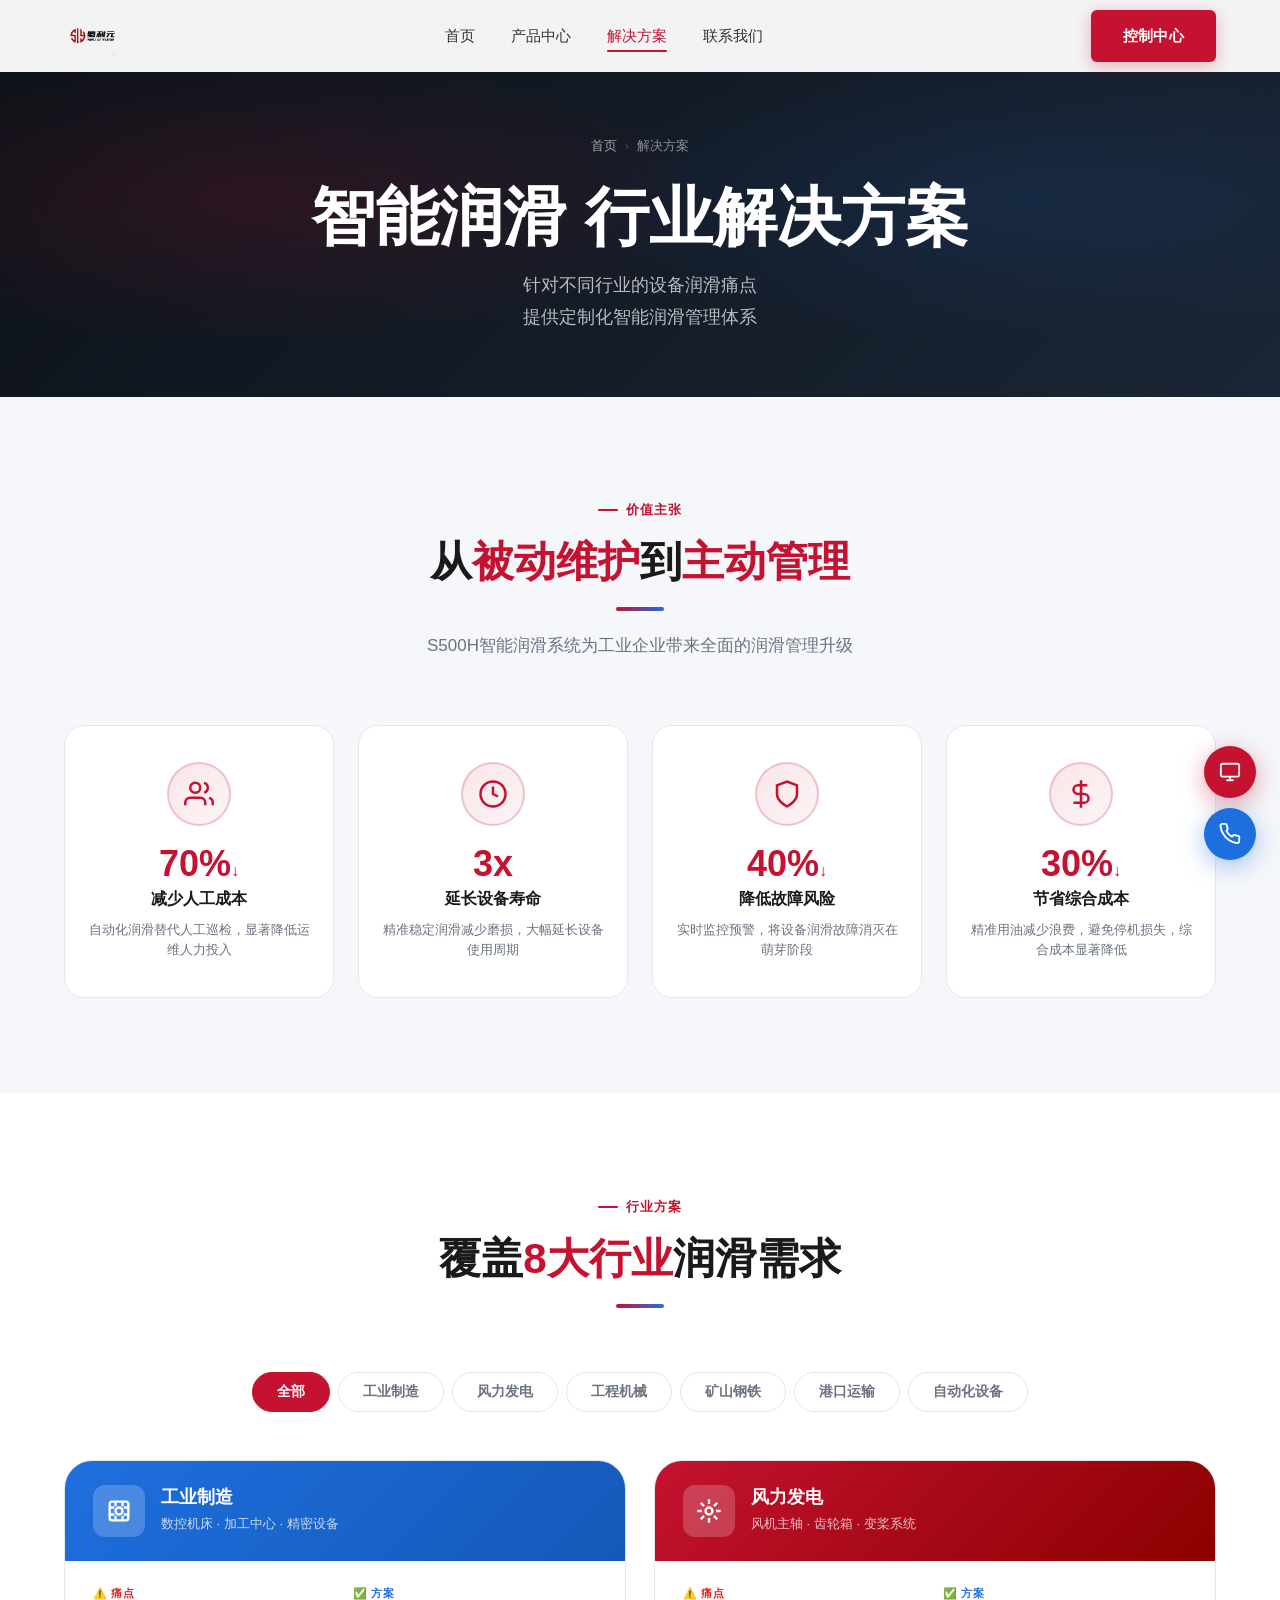
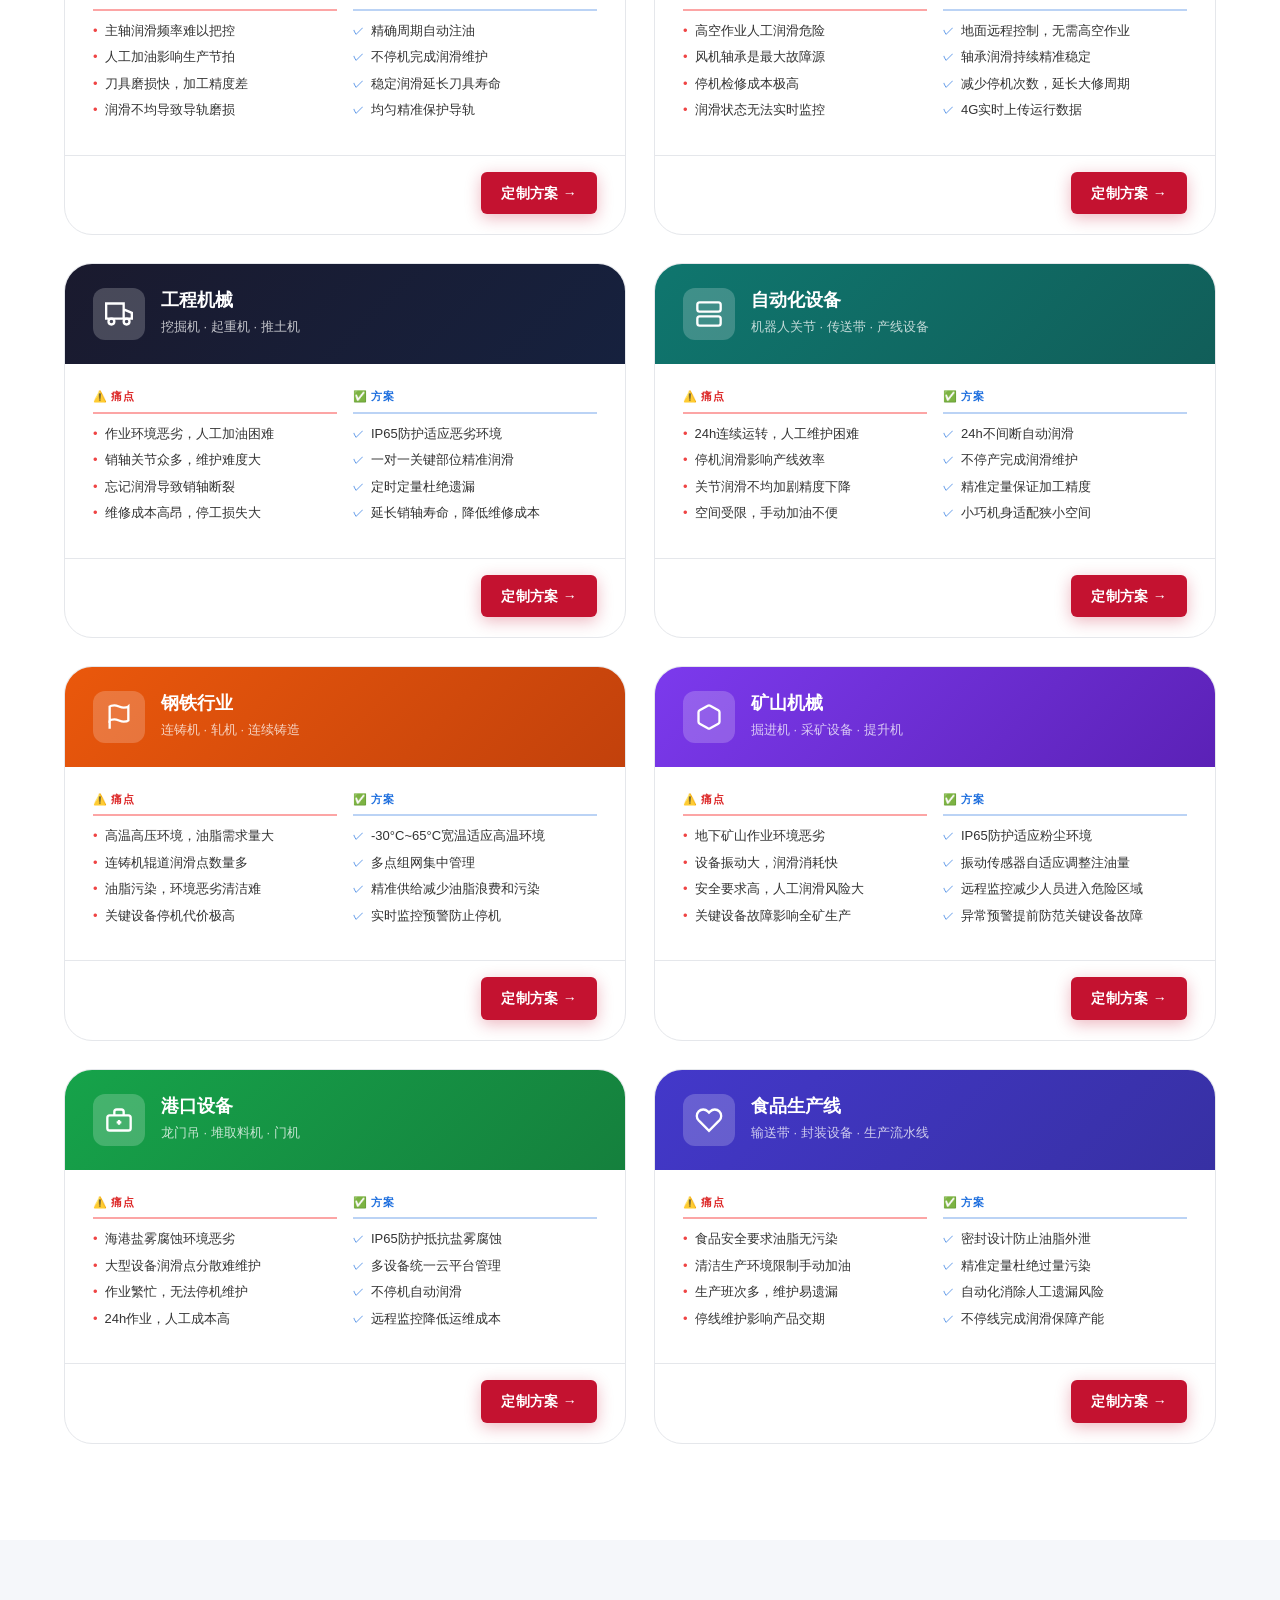
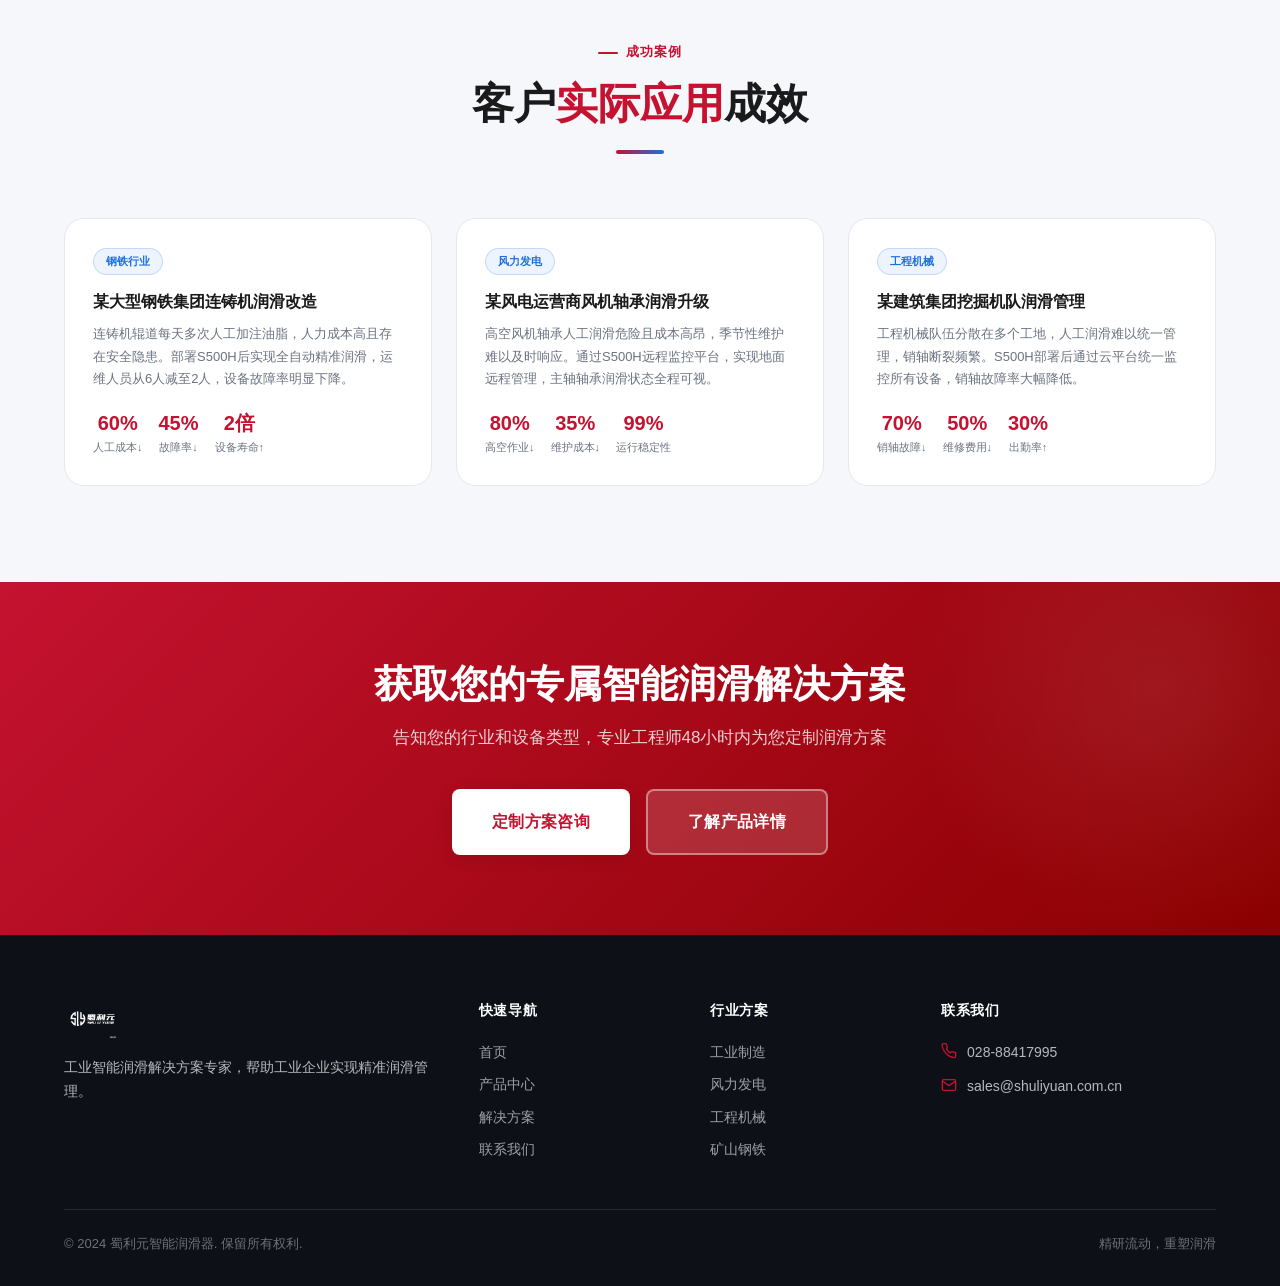
<file: solutions.html>
<!DOCTYPE html>
<html lang="zh-CN">
<head>
  <meta charset="UTF-8">
  <meta name="viewport" content="width=device-width, initial-scale=1.0">
  <meta name="description" content="蜀利元S500H智能润滑器解决方案 - 工业制造、风力发电、工程机械、矿山钢铁等行业智能润滑解决方案">
  <title>解决方案 - 智能润滑行业方案 | 蜀利元</title>
  <link rel="stylesheet" href="assets/css/style.css">
  <link rel="icon" href="data:image/svg+xml,<svg xmlns='http://www.w3.org/2000/svg' viewBox='0 0 32 32'><rect width='32' height='32' rx='6' fill='%23C41230'/><text y='22' x='5' font-size='18' fill='white' font-weight='bold'>蜀</text></svg>">
  <style>
    .value-props {
      display: grid;
      grid-template-columns: repeat(4, 1fr);
      gap: 24px;
      margin-top: 64px;
    }
    .value-prop-card {
      text-align: center;
      padding: 36px 20px;
      border-radius: var(--radius-lg);
      border: 1.5px solid var(--border-color);
      background: var(--bg-white);
      transition: all 300ms;
    }
    .value-prop-card:hover {
      transform: translateY(-6px);
      box-shadow: var(--shadow-lg);
      border-color: var(--brand-red);
    }
    .value-icon {
      width: 64px;
      height: 64px;
      border-radius: 50%;
      background: linear-gradient(135deg, rgba(196,18,48,0.1), rgba(196,18,48,0.05));
      border: 2px solid rgba(196,18,48,0.2);
      display: flex;
      align-items: center;
      justify-content: center;
      margin: 0 auto 20px;
      transition: all 300ms;
    }
    .value-prop-card:hover .value-icon {
      background: var(--brand-red);
      border-color: var(--brand-red);
    }
    .value-icon svg { width: 30px; height: 30px; color: var(--brand-red); transition: all 300ms; }
    .value-prop-card:hover .value-icon svg { color: white; }
    .value-prop-card .num-big {
      font-size: 36px;
      font-weight: 900;
      color: var(--brand-red);
      line-height: 1;
      margin-bottom: 4px;
    }
    .value-prop-card h4 { font-size: 16px; margin-bottom: 8px; }
    .value-prop-card p { font-size: 13px; color: var(--text-muted); line-height: 1.6; }

    /* 解决方案详情卡片 */
    .solutions-detail-grid {
      display: grid;
      grid-template-columns: repeat(2, 1fr);
      gap: 28px;
      margin-top: 48px;
    }
    .solution-detail-card {
      border-radius: var(--radius-xl);
      overflow: hidden;
      border: 1.5px solid var(--border-color);
      background: var(--bg-white);
      transition: all 300ms;
    }
    .solution-detail-card:hover {
      transform: translateY(-4px);
      box-shadow: var(--shadow-lg);
      border-color: rgba(196,18,48,0.2);
    }
    .sdc-header {
      padding: 24px 28px;
      display: flex;
      gap: 16px;
      align-items: center;
    }
    .sdc-header.blue-grad { background: linear-gradient(135deg, #1E6FDE, #1558B8); }
    .sdc-header.red-grad { background: linear-gradient(135deg, #C41230, #8B0000); }
    .sdc-header.dark-grad { background: linear-gradient(135deg, #1A1A2E, #16213E); }
    .sdc-header.teal-grad { background: linear-gradient(135deg, #0F766E, #115E59); }
    .sdc-header.orange-grad { background: linear-gradient(135deg, #EA580C, #C2410C); }
    .sdc-header.purple-grad { background: linear-gradient(135deg, #7C3AED, #5B21B6); }
    .sdc-header.green-grad { background: linear-gradient(135deg, #16A34A, #15803D); }
    .sdc-header.indigo-grad { background: linear-gradient(135deg, #4338CA, #3730A3); }
    .sdc-icon-box {
      width: 52px;
      height: 52px;
      background: rgba(255,255,255,0.2);
      border-radius: 12px;
      display: flex;
      align-items: center;
      justify-content: center;
      flex-shrink: 0;
    }
    .sdc-icon-box svg { width: 28px; height: 28px; color: white; }
    .sdc-header-text h3 { font-size: 18px; font-weight: 700; color: white; margin-bottom: 3px; }
    .sdc-header-text p { font-size: 13px; color: rgba(255,255,255,0.75); }
    .sdc-body { padding: 24px 28px; }
    .sdc-two-col { display: grid; grid-template-columns: 1fr 1fr; gap: 16px; }
    .sdc-col-title {
      font-size: 11px;
      font-weight: 700;
      letter-spacing: 0.06em;
      text-transform: uppercase;
      margin-bottom: 10px;
      padding-bottom: 6px;
      border-bottom: 2px solid;
    }
    .sdc-col-title.pain { color: #DC2626; border-color: #FCA5A5; }
    .sdc-col-title.solve { color: var(--brand-blue); border-color: rgba(30,111,222,0.3); }
    .sdc-list-item {
      display: flex;
      gap: 7px;
      font-size: 13px;
      color: var(--text-secondary);
      margin-bottom: 7px;
      line-height: 1.5;
    }
    .sdc-list-item.pain::before { content: '•'; color: #EF4444; flex-shrink: 0; }
    .sdc-list-item.solve::before { content: '✓'; color: var(--brand-blue); flex-shrink: 0; font-size: 11px; margin-top: 1px; }
    .sdc-footer {
      padding: 0 28px 20px;
      border-top: 1px solid var(--border-color);
      padding-top: 16px;
      margin-top: 4px;
      display: flex;
      justify-content: flex-end;
    }

    /* 成功案例 */
    .case-cards {
      display: grid;
      grid-template-columns: repeat(3, 1fr);
      gap: 24px;
      margin-top: 48px;
    }
    .case-card {
      background: var(--bg-white);
      border: 1.5px solid var(--border-color);
      border-radius: var(--radius-lg);
      padding: 28px;
      transition: all 300ms;
    }
    .case-card:hover { transform: translateY(-4px); box-shadow: var(--shadow-lg); border-color: rgba(30,111,222,0.2); }
    .case-industry-tag {
      display: inline-block;
      font-size: 11px;
      font-weight: 700;
      padding: 4px 12px;
      border-radius: 20px;
      background: rgba(30,111,222,0.08);
      color: var(--brand-blue);
      border: 1px solid rgba(30,111,222,0.2);
      margin-bottom: 14px;
    }
    .case-card h4 { font-size: 16px; margin-bottom: 8px; }
    .case-card p { font-size: 13px; color: var(--text-muted); line-height: 1.75; margin-bottom: 16px; }
    .case-metrics { display: flex; gap: 16px; }
    .case-metric { text-align: center; }
    .case-metric .val { font-size: 20px; font-weight: 800; color: var(--brand-red); }
    .case-metric .label { font-size: 11px; color: var(--text-muted); }

    @media(max-width:767px){
      .value-props { grid-template-columns: 1fr 1fr; }
      .solutions-detail-grid { grid-template-columns: 1fr; }
      .sdc-two-col { grid-template-columns: 1fr; }
      .case-cards { grid-template-columns: 1fr; }
    }
    @media(max-width:480px){
      .value-props { grid-template-columns: 1fr; }
    }
  </style>
</head>
<body>

<div class="scroll-progress"></div>

<!-- ===== 导航 ===== -->
<nav class="navbar" id="navbar">
  <div class="navbar-inner">
    <a href="index.html" class="navbar-logo">
      <img src="assets/images/logo.png" alt="蜀利元智能润滑器" class="logo-img" width="140" height="40">
    </a>
    <nav class="navbar-nav">
      <a href="index.html" class="nav-link">首页</a>
      <a href="products.html" class="nav-link">产品中心</a>
      <a href="solutions.html" class="nav-link active">解决方案</a>
      <a href="contact.html" class="nav-link">联系我们</a>
    </nav>
    <div class="navbar-cta"><a href="http://shuliyuan.com.cn/" target="_blank" class="btn btn-primary">控制中心</a></div>
    <button class="hamburger" id="hamburger"><span></span><span></span><span></span></button>
  </div>
</nav>
<div class="mobile-menu" id="mobileMenu">
  <a href="index.html" class="nav-link">首页</a>
  <a href="products.html" class="nav-link">产品中心</a>
  <a href="solutions.html" class="nav-link active">解决方案</a>
  <a href="contact.html" class="nav-link">联系我们</a>
  <a href="http://shuliyuan.com.cn/" target="_blank" class="btn btn-primary">控制中心</a>
</div>

<!-- ===== 页面Banner ===== -->
<section class="page-hero">
  <div class="container">
    <div class="page-hero-content fade-up">
      <div class="breadcrumb">
        <a href="index.html">首页</a><span class="sep">›</span><span>解决方案</span>
      </div>
      <h1>智能润滑 行业解决方案</h1>
      <p>针对不同行业的设备润滑痛点<br>提供定制化智能润滑管理体系</p>
    </div>
  </div>
</section>

<!-- ===== 核心价值主张 ===== -->
<section class="section-pad" style="background:var(--bg-gray)">
  <div class="container">
    <div class="section-header fade-up">
      <span class="section-label">价值主张</span>
      <h2 class="section-title">从<span>被动维护</span>到<span>主动管理</span></h2>
      <div class="section-divider" style="margin:20px auto 20px"></div>
      <p class="section-subtitle" style="margin:0 auto">S500H智能润滑系统为工业企业带来全面的润滑管理升级</p>
    </div>
    <div class="value-props fade-up">
      <div class="value-prop-card">
        <div class="value-icon">
          <svg viewBox="0 0 24 24" fill="none" stroke="currentColor" stroke-width="2"><path d="M17 21v-2a4 4 0 0 0-4-4H5a4 4 0 0 0-4 4v2"/><circle cx="9" cy="7" r="4"/><path d="M23 21v-2a4 4 0 0 0-3-3.87"/><path d="M16 3.13a4 4 0 0 1 0 7.75"/></svg>
        </div>
        <div class="num-big">70%<span style="font-size:16px">↓</span></div>
        <h4>减少人工成本</h4>
        <p>自动化润滑替代人工巡检，显著降低运维人力投入</p>
      </div>
      <div class="value-prop-card">
        <div class="value-icon">
          <svg viewBox="0 0 24 24" fill="none" stroke="currentColor" stroke-width="2"><circle cx="12" cy="12" r="10"/><polyline points="12 6 12 12 16 14"/></svg>
        </div>
        <div class="num-big">3x</div>
        <h4>延长设备寿命</h4>
        <p>精准稳定润滑减少磨损，大幅延长设备使用周期</p>
      </div>
      <div class="value-prop-card">
        <div class="value-icon">
          <svg viewBox="0 0 24 24" fill="none" stroke="currentColor" stroke-width="2"><path d="M12 22s8-4 8-10V5l-8-3-8 3v7c0 6 8 10 8 10z"/></svg>
        </div>
        <div class="num-big">40%<span style="font-size:16px">↓</span></div>
        <h4>降低故障风险</h4>
        <p>实时监控预警，将设备润滑故障消灭在萌芽阶段</p>
      </div>
      <div class="value-prop-card">
        <div class="value-icon">
          <svg viewBox="0 0 24 24" fill="none" stroke="currentColor" stroke-width="2"><line x1="12" y1="1" x2="12" y2="23"/><path d="M17 5H9.5a3.5 3.5 0 0 0 0 7h5a3.5 3.5 0 0 1 0 7H6"/></svg>
        </div>
        <div class="num-big">30%<span style="font-size:16px">↓</span></div>
        <h4>节省综合成本</h4>
        <p>精准用油减少浪费，避免停机损失，综合成本显著降低</p>
      </div>
    </div>
  </div>
</section>

<!-- ===== 行业解决方案详情 ===== -->
<section class="section-pad" style="background:var(--bg-white)">
  <div class="container">
    <div class="section-header fade-up">
      <span class="section-label">行业方案</span>
      <h2 class="section-title">覆盖<span>8大行业</span>润滑需求</h2>
      <div class="section-divider" style="margin:20px auto 20px"></div>
    </div>

    <div class="solution-nav fade-up">
      <button class="solution-nav-btn active">全部</button>
      <button class="solution-nav-btn">工业制造</button>
      <button class="solution-nav-btn">风力发电</button>
      <button class="solution-nav-btn">工程机械</button>
      <button class="solution-nav-btn">矿山钢铁</button>
      <button class="solution-nav-btn">港口运输</button>
      <button class="solution-nav-btn">自动化设备</button>
    </div>

    <div class="solutions-detail-grid">
      <!-- 工业制造 -->
      <div class="solution-detail-card fade-up" id="manufacturing">
        <div class="sdc-header blue-grad">
          <div class="sdc-icon-box"><svg viewBox="0 0 24 24" fill="none" stroke="currentColor" stroke-width="2"><rect x="4" y="4" width="16" height="16" rx="2"/><path d="M9 4v4M15 4v4M9 16v4M15 16v4M4 9h4M16 9h4M4 15h4M16 15h4"/><circle cx="12" cy="12" r="3"/></svg></div>
          <div class="sdc-header-text"><h3>工业制造</h3><p>数控机床 · 加工中心 · 精密设备</p></div>
        </div>
        <div class="sdc-body">
          <div class="sdc-two-col">
            <div>
              <div class="sdc-col-title pain">⚠️ 痛点</div>
              <div class="sdc-list-item pain">主轴润滑频率难以把控</div>
              <div class="sdc-list-item pain">人工加油影响生产节拍</div>
              <div class="sdc-list-item pain">刀具磨损快，加工精度差</div>
              <div class="sdc-list-item pain">润滑不均导致导轨磨损</div>
            </div>
            <div>
              <div class="sdc-col-title solve">✅ 方案</div>
              <div class="sdc-list-item solve">精确周期自动注油</div>
              <div class="sdc-list-item solve">不停机完成润滑维护</div>
              <div class="sdc-list-item solve">稳定润滑延长刀具寿命</div>
              <div class="sdc-list-item solve">均匀精准保护导轨</div>
            </div>
          </div>
        </div>
        <div class="sdc-footer"><a href="contact.html" class="btn btn-primary btn-sm">定制方案 →</a></div>
      </div>

      <!-- 风力发电 -->
      <div class="solution-detail-card fade-up fade-up-delay-1" id="wind">
        <div class="sdc-header red-grad">
          <div class="sdc-icon-box"><svg viewBox="0 0 24 24" fill="none" stroke="currentColor" stroke-width="2"><circle cx="12" cy="12" r="3"/><path d="M12 2v4M12 18v4M4.93 4.93l2.83 2.83M16.24 16.24l2.83 2.83M2 12h4M18 12h4M4.93 19.07l2.83-2.83M16.24 7.76l2.83-2.83"/></svg></div>
          <div class="sdc-header-text"><h3>风力发电</h3><p>风机主轴 · 齿轮箱 · 变桨系统</p></div>
        </div>
        <div class="sdc-body">
          <div class="sdc-two-col">
            <div>
              <div class="sdc-col-title pain">⚠️ 痛点</div>
              <div class="sdc-list-item pain">高空作业人工润滑危险</div>
              <div class="sdc-list-item pain">风机轴承是最大故障源</div>
              <div class="sdc-list-item pain">停机检修成本极高</div>
              <div class="sdc-list-item pain">润滑状态无法实时监控</div>
            </div>
            <div>
              <div class="sdc-col-title solve">✅ 方案</div>
              <div class="sdc-list-item solve">地面远程控制，无需高空作业</div>
              <div class="sdc-list-item solve">轴承润滑持续精准稳定</div>
              <div class="sdc-list-item solve">减少停机次数，延长大修周期</div>
              <div class="sdc-list-item solve">4G实时上传运行数据</div>
            </div>
          </div>
        </div>
        <div class="sdc-footer"><a href="contact.html" class="btn btn-primary btn-sm">定制方案 →</a></div>
      </div>

      <!-- 工程机械 -->
      <div class="solution-detail-card fade-up fade-up-delay-2">
        <div class="sdc-header dark-grad">
          <div class="sdc-icon-box"><svg viewBox="0 0 24 24" fill="none" stroke="currentColor" stroke-width="2"><path d="M1 3h15v13H1zM16 8l7 3v5h-7z"/><circle cx="5.5" cy="18.5" r="2.5"/><circle cx="18.5" cy="18.5" r="2.5"/></svg></div>
          <div class="sdc-header-text"><h3>工程机械</h3><p>挖掘机 · 起重机 · 推土机</p></div>
        </div>
        <div class="sdc-body">
          <div class="sdc-two-col">
            <div>
              <div class="sdc-col-title pain">⚠️ 痛点</div>
              <div class="sdc-list-item pain">作业环境恶劣，人工加油困难</div>
              <div class="sdc-list-item pain">销轴关节众多，维护难度大</div>
              <div class="sdc-list-item pain">忘记润滑导致销轴断裂</div>
              <div class="sdc-list-item pain">维修成本高昂，停工损失大</div>
            </div>
            <div>
              <div class="sdc-col-title solve">✅ 方案</div>
              <div class="sdc-list-item solve">IP65防护适应恶劣环境</div>
              <div class="sdc-list-item solve">一对一关键部位精准润滑</div>
              <div class="sdc-list-item solve">定时定量杜绝遗漏</div>
              <div class="sdc-list-item solve">延长销轴寿命，降低维修成本</div>
            </div>
          </div>
        </div>
        <div class="sdc-footer"><a href="contact.html" class="btn btn-primary btn-sm">定制方案 →</a></div>
      </div>

      <!-- 自动化产线 -->
      <div class="solution-detail-card fade-up fade-up-delay-3">
        <div class="sdc-header teal-grad">
          <div class="sdc-icon-box"><svg viewBox="0 0 24 24" fill="none" stroke="currentColor" stroke-width="2"><rect x="2" y="2" width="20" height="8" rx="2"/><rect x="2" y="14" width="20" height="8" rx="2"/><line x1="6" y1="6" x2="6.01" y2="6"/><line x1="6" y1="18" x2="6.01" y2="18"/></svg></div>
          <div class="sdc-header-text"><h3>自动化设备</h3><p>机器人关节 · 传送带 · 产线设备</p></div>
        </div>
        <div class="sdc-body">
          <div class="sdc-two-col">
            <div>
              <div class="sdc-col-title pain">⚠️ 痛点</div>
              <div class="sdc-list-item pain">24h连续运转，人工维护困难</div>
              <div class="sdc-list-item pain">停机润滑影响产线效率</div>
              <div class="sdc-list-item pain">关节润滑不均加剧精度下降</div>
              <div class="sdc-list-item pain">空间受限，手动加油不便</div>
            </div>
            <div>
              <div class="sdc-col-title solve">✅ 方案</div>
              <div class="sdc-list-item solve">24h不间断自动润滑</div>
              <div class="sdc-list-item solve">不停产完成润滑维护</div>
              <div class="sdc-list-item solve">精准定量保证加工精度</div>
              <div class="sdc-list-item solve">小巧机身适配狭小空间</div>
            </div>
          </div>
        </div>
        <div class="sdc-footer"><a href="contact.html" class="btn btn-primary btn-sm">定制方案 →</a></div>
      </div>

      <!-- 钢铁行业 -->
      <div class="solution-detail-card fade-up">
        <div class="sdc-header orange-grad">
          <div class="sdc-icon-box"><svg viewBox="0 0 24 24" fill="none" stroke="currentColor" stroke-width="2"><path d="M4 15s1-1 4-1 5 2 8 2 4-1 4-1V3s-1 1-4 1-5-2-8-2-4 1-4 1z"/><line x1="4" y1="22" x2="4" y2="15"/></svg></div>
          <div class="sdc-header-text"><h3>钢铁行业</h3><p>连铸机 · 轧机 · 连续铸造</p></div>
        </div>
        <div class="sdc-body">
          <div class="sdc-two-col">
            <div>
              <div class="sdc-col-title pain">⚠️ 痛点</div>
              <div class="sdc-list-item pain">高温高压环境，油脂需求量大</div>
              <div class="sdc-list-item pain">连铸机辊道润滑点数量多</div>
              <div class="sdc-list-item pain">油脂污染，环境恶劣清洁难</div>
              <div class="sdc-list-item pain">关键设备停机代价极高</div>
            </div>
            <div>
              <div class="sdc-col-title solve">✅ 方案</div>
              <div class="sdc-list-item solve">-30°C~65°C宽温适应高温环境</div>
              <div class="sdc-list-item solve">多点组网集中管理</div>
              <div class="sdc-list-item solve">精准供给减少油脂浪费和污染</div>
              <div class="sdc-list-item solve">实时监控预警防止停机</div>
            </div>
          </div>
        </div>
        <div class="sdc-footer"><a href="contact.html" class="btn btn-primary btn-sm">定制方案 →</a></div>
      </div>

      <!-- 矿山机械 -->
      <div class="solution-detail-card fade-up fade-up-delay-1">
        <div class="sdc-header purple-grad">
          <div class="sdc-icon-box"><svg viewBox="0 0 24 24" fill="none" stroke="currentColor" stroke-width="2"><path d="M21 16V8a2 2 0 0 0-1-1.73l-7-4a2 2 0 0 0-2 0l-7 4A2 2 0 0 0 3 8v8a2 2 0 0 0 1 1.73l7 4a2 2 0 0 0 2 0l7-4A2 2 0 0 0 21 16z"/></svg></div>
          <div class="sdc-header-text"><h3>矿山机械</h3><p>掘进机 · 采矿设备 · 提升机</p></div>
        </div>
        <div class="sdc-body">
          <div class="sdc-two-col">
            <div>
              <div class="sdc-col-title pain">⚠️ 痛点</div>
              <div class="sdc-list-item pain">地下矿山作业环境恶劣</div>
              <div class="sdc-list-item pain">设备振动大，润滑消耗快</div>
              <div class="sdc-list-item pain">安全要求高，人工润滑风险大</div>
              <div class="sdc-list-item pain">关键设备故障影响全矿生产</div>
            </div>
            <div>
              <div class="sdc-col-title solve">✅ 方案</div>
              <div class="sdc-list-item solve">IP65防护适应粉尘环境</div>
              <div class="sdc-list-item solve">振动传感器自适应调整注油量</div>
              <div class="sdc-list-item solve">远程监控减少人员进入危险区域</div>
              <div class="sdc-list-item solve">异常预警提前防范关键设备故障</div>
            </div>
          </div>
        </div>
        <div class="sdc-footer"><a href="contact.html" class="btn btn-primary btn-sm">定制方案 →</a></div>
      </div>

      <!-- 港口设备 -->
      <div class="solution-detail-card fade-up fade-up-delay-2">
        <div class="sdc-header green-grad">
          <div class="sdc-icon-box"><svg viewBox="0 0 24 24" fill="none" stroke="currentColor" stroke-width="2"><rect x="2" y="8" width="20" height="13" rx="2"/><path d="M16 8V5a2 2 0 0 0-2-2h-4a2 2 0 0 0-2 2v3"/><line x1="12" y1="12" x2="12" y2="16"/><line x1="10" y1="14" x2="14" y2="14"/></svg></div>
          <div class="sdc-header-text"><h3>港口设备</h3><p>龙门吊 · 堆取料机 · 门机</p></div>
        </div>
        <div class="sdc-body">
          <div class="sdc-two-col">
            <div>
              <div class="sdc-col-title pain">⚠️ 痛点</div>
              <div class="sdc-list-item pain">海港盐雾腐蚀环境恶劣</div>
              <div class="sdc-list-item pain">大型设备润滑点分散难维护</div>
              <div class="sdc-list-item pain">作业繁忙，无法停机维护</div>
              <div class="sdc-list-item pain">24h作业，人工成本高</div>
            </div>
            <div>
              <div class="sdc-col-title solve">✅ 方案</div>
              <div class="sdc-list-item solve">IP65防护抵抗盐雾腐蚀</div>
              <div class="sdc-list-item solve">多设备统一云平台管理</div>
              <div class="sdc-list-item solve">不停机自动润滑</div>
              <div class="sdc-list-item solve">远程监控降低运维成本</div>
            </div>
          </div>
        </div>
        <div class="sdc-footer"><a href="contact.html" class="btn btn-primary btn-sm">定制方案 →</a></div>
      </div>

      <!-- 食品生产线 -->
      <div class="solution-detail-card fade-up fade-up-delay-3">
        <div class="sdc-header indigo-grad">
          <div class="sdc-icon-box"><svg viewBox="0 0 24 24" fill="none" stroke="currentColor" stroke-width="2"><path d="M20.84 4.61a5.5 5.5 0 0 0-7.78 0L12 5.67l-1.06-1.06a5.5 5.5 0 0 0-7.78 7.78l1.06 1.06L12 21.23l7.78-7.78 1.06-1.06a5.5 5.5 0 0 0 0-7.78z"/></svg></div>
          <div class="sdc-header-text"><h3>食品生产线</h3><p>输送带 · 封装设备 · 生产流水线</p></div>
        </div>
        <div class="sdc-body">
          <div class="sdc-two-col">
            <div>
              <div class="sdc-col-title pain">⚠️ 痛点</div>
              <div class="sdc-list-item pain">食品安全要求油脂无污染</div>
              <div class="sdc-list-item pain">清洁生产环境限制手动加油</div>
              <div class="sdc-list-item pain">生产班次多，维护易遗漏</div>
              <div class="sdc-list-item pain">停线维护影响产品交期</div>
            </div>
            <div>
              <div class="sdc-col-title solve">✅ 方案</div>
              <div class="sdc-list-item solve">密封设计防止油脂外泄</div>
              <div class="sdc-list-item solve">精准定量杜绝过量污染</div>
              <div class="sdc-list-item solve">自动化消除人工遗漏风险</div>
              <div class="sdc-list-item solve">不停线完成润滑保障产能</div>
            </div>
          </div>
        </div>
        <div class="sdc-footer"><a href="contact.html" class="btn btn-primary btn-sm">定制方案 →</a></div>
      </div>
    </div>
  </div>
</section>

<!-- ===== 成功案例 ===== -->
<section class="section-pad" style="background:var(--bg-gray)">
  <div class="container">
    <div class="section-header fade-up">
      <span class="section-label">成功案例</span>
      <h2 class="section-title">客户<span>实际应用</span>成效</h2>
      <div class="section-divider" style="margin:20px auto 20px"></div>
    </div>
    <div class="case-cards">
      <div class="case-card fade-up">
        <span class="case-industry-tag">钢铁行业</span>
        <h4>某大型钢铁集团连铸机润滑改造</h4>
        <p>连铸机辊道每天多次人工加注油脂，人力成本高且存在安全隐患。部署S500H后实现全自动精准润滑，运维人员从6人减至2人，设备故障率明显下降。</p>
        <div class="case-metrics">
          <div class="case-metric"><div class="val">60%</div><div class="label">人工成本↓</div></div>
          <div class="case-metric"><div class="val">45%</div><div class="label">故障率↓</div></div>
          <div class="case-metric"><div class="val">2倍</div><div class="label">设备寿命↑</div></div>
        </div>
      </div>
      <div class="case-card fade-up fade-up-delay-1">
        <span class="case-industry-tag">风力发电</span>
        <h4>某风电运营商风机轴承润滑升级</h4>
        <p>高空风机轴承人工润滑危险且成本高昂，季节性维护难以及时响应。通过S500H远程监控平台，实现地面远程管理，主轴轴承润滑状态全程可视。</p>
        <div class="case-metrics">
          <div class="case-metric"><div class="val">80%</div><div class="label">高空作业↓</div></div>
          <div class="case-metric"><div class="val">35%</div><div class="label">维护成本↓</div></div>
          <div class="case-metric"><div class="val">99%</div><div class="label">运行稳定性</div></div>
        </div>
      </div>
      <div class="case-card fade-up fade-up-delay-2">
        <span class="case-industry-tag">工程机械</span>
        <h4>某建筑集团挖掘机队润滑管理</h4>
        <p>工程机械队伍分散在多个工地，人工润滑难以统一管理，销轴断裂频繁。S500H部署后通过云平台统一监控所有设备，销轴故障率大幅降低。</p>
        <div class="case-metrics">
          <div class="case-metric"><div class="val">70%</div><div class="label">销轴故障↓</div></div>
          <div class="case-metric"><div class="val">50%</div><div class="label">维修费用↓</div></div>
          <div class="case-metric"><div class="val">30%</div><div class="label">出勤率↑</div></div>
        </div>
      </div>
    </div>
  </div>
</section>

<!-- ===== CTA ===== -->
<section class="cta-banner">
  <div class="container">
    <div class="cta-banner-inner fade-up">
      <h2>获取您的专属智能润滑解决方案</h2>
      <p>告知您的行业和设备类型，专业工程师48小时内为您定制润滑方案</p>
      <div class="cta-banner-btns">
        <a href="contact.html" class="btn btn-white btn-lg">定制方案咨询</a>
        <a href="products.html" class="btn btn-lg" style="background:rgba(255,255,255,0.15);color:#fff;border:2px solid rgba(255,255,255,0.4)">了解产品详情</a>
      </div>
    </div>
  </div>
</section>

<!-- Footer -->
<footer class="footer">
  <div class="container">
    <div class="footer-grid">
      <div class="footer-brand">
        <div class="footer-logo navbar-logo">
          <img src="assets/images/logo.png" alt="蜀利元智能润滑器" class="logo-img" width="140" height="40">
        </div>
        <p class="footer-desc">工业智能润滑解决方案专家，帮助工业企业实现精准润滑管理。</p>
      </div>
      <div class="footer-col"><h5>快速导航</h5><div class="footer-links"><a href="index.html">首页</a><a href="products.html">产品中心</a><a href="solutions.html">解决方案</a><a href="contact.html">联系我们</a></div></div>
      <div class="footer-col"><h5>行业方案</h5><div class="footer-links"><a href="#manufacturing">工业制造</a><a href="#wind">风力发电</a><a href="solutions.html">工程机械</a><a href="solutions.html">矿山钢铁</a></div></div>
      <div class="footer-col"><h5>联系我们</h5><div class="footer-contact"><div class="contact-item"><svg viewBox="0 0 24 24" fill="none" stroke="currentColor" stroke-width="2"><path d="M22 16.92v3a2 2 0 0 1-2.18 2 19.79 19.79 0 0 1-8.63-3.07A19.5 19.5 0 0 1 4.69 12a19.79 19.79 0 0 1-3.07-8.67A2 2 0 0 1 3.6 1h3a2 2 0 0 1 2 1.72 12.84 12.84 0 0 0 .7 2.81 2 2 0 0 1-.45 2.11L8.09 8.91a16 16 0 0 0 6 6l1.27-1.27a2 2 0 0 1 2.11-.45 12.84 12.84 0 0 0 2.81.7A2 2 0 0 1 22 16.92z"/></svg><span>028-88417995</span></div><div class="contact-item"><svg viewBox="0 0 24 24" fill="none" stroke="currentColor" stroke-width="2"><path d="M4 4h16c1.1 0 2 .9 2 2v12c0 1.1-.9 2-2 2H4c-1.1 0-2-.9-2-2V6c0-1.1.9-2 2-2z"/><polyline points="22,6 12,13 2,6"/></svg><span>sales@shuliyuan.com.cn</span></div></div></div>
    </div>
    <div class="footer-bottom"><span>© 2024 蜀利元智能润滑器. 保留所有权利.</span><span>精研流动，重塑润滑</span></div>
  </div>
</footer>

<div class="float-consult">
  <a href="http://shuliyuan.com.cn/" target="_blank" class="float-btn"><svg viewBox="0 0 24 24" fill="none" stroke="currentColor" stroke-width="2"><rect x="2" y="3" width="20" height="14" rx="2"/><line x1="8" y1="21" x2="16" y2="21"/><line x1="12" y1="17" x2="12" y2="21"/></svg><span class="float-tooltip">控制中心</span></a>
  <a href="tel:02888417995" class="float-btn blue"><svg viewBox="0 0 24 24" fill="none" stroke="currentColor" stroke-width="2"><path d="M22 16.92v3a2 2 0 0 1-2.18 2 19.79 19.79 0 0 1-8.63-3.07A19.5 19.5 0 0 1 4.69 12a19.79 19.79 0 0 1-3.07-8.67A2 2 0 0 1 3.6 1h3a2 2 0 0 1 2 1.72 12.84 12.84 0 0 0 .7 2.81 2 2 0 0 1-.45 2.11L8.09 8.91a16 16 0 0 0 6 6l1.27-1.27a2 2 0 0 1 2.11-.45 12.84 12.84 0 0 0 2.81.7A2 2 0 0 1 22 16.92z"/></svg><span class="float-tooltip">电话咨询</span></a>
</div>
<script src="assets/js/main.js"></script>
</body>
</html>
</file>
<file: assets/css/style.css>
/* ===================================================
   蜀利元智能润滑器 - 全局样式
   Brand: #C41230 (红) | #1E6FDE (蓝) | #F5F7FA (灰白)
   =================================================== */

/* ---------- CSS变量 ---------- */
:root {
  --brand-red: #C41230;
  --brand-red-dark: #A00E28;
  --brand-blue: #1E6FDE;
  --brand-blue-dark: #1558B8;
  --bg-white: #FFFFFF;
  --bg-gray: #F5F7FA;
  --bg-dark: #0D1117;
  --text-primary: #1A1A1A;
  --text-secondary: #333333;
  --text-muted: #6B7280;
  --text-white: #FFFFFF;
  --border-color: #E5E7EB;
  --shadow-sm: 0 1px 3px rgba(0,0,0,0.08);
  --shadow-md: 0 4px 16px rgba(0,0,0,0.10);
  --shadow-lg: 0 12px 40px rgba(0,0,0,0.14);
  --shadow-card: 0 2px 12px rgba(0,0,0,0.06);
  --radius-sm: 6px;
  --radius-md: 12px;
  --radius-lg: 20px;
  --radius-xl: 28px;
  --transition: cubic-bezier(0.4, 0, 0.2, 1);
  --nav-height: 72px;
}

/* ---------- 重置 ---------- */
*, *::before, *::after { box-sizing: border-box; margin: 0; padding: 0; }
html { scroll-behavior: smooth; font-size: 16px; }
body {
  font-family: 'PingFang SC', 'Noto Sans SC', 'Microsoft YaHei', -apple-system, BlinkMacSystemFont, sans-serif;
  color: var(--text-secondary);
  background: var(--bg-white);
  line-height: 1.6;
  overflow-x: hidden;
}
img { max-width: 100%; height: auto; display: block; }
a { text-decoration: none; color: inherit; }
ul, ol { list-style: none; }
button { cursor: pointer; border: none; background: none; font-family: inherit; }
input, textarea, select { font-family: inherit; }

/* ---------- 排版 ---------- */
h1 { font-size: clamp(36px, 5vw, 64px); font-weight: 800; line-height: 1.15; color: var(--text-primary); }
h2 { font-size: clamp(28px, 3.5vw, 40px); font-weight: 700; line-height: 1.2; color: var(--text-primary); }
h3 { font-size: clamp(20px, 2.5vw, 28px); font-weight: 600; line-height: 1.3; color: var(--text-primary); }
h4 { font-size: 18px; font-weight: 600; color: var(--text-primary); }
p { line-height: 1.75; }

/* ---------- 容器 ---------- */
.container {
  max-width: 1200px;
  margin: 0 auto;
  padding: 0 24px;
}
.container-wide {
  max-width: 1400px;
  margin: 0 auto;
  padding: 0 24px;
}
.section-pad { padding: 96px 0; }
.section-pad-sm { padding: 64px 0; }

/* ---------- 通用组件 ---------- */
.section-label {
  display: inline-flex;
  align-items: center;
  gap: 8px;
  font-size: 13px;
  font-weight: 600;
  letter-spacing: 0.08em;
  text-transform: uppercase;
  color: var(--brand-red);
  margin-bottom: 16px;
}
.section-label::before {
  content: '';
  display: block;
  width: 20px;
  height: 2px;
  background: var(--brand-red);
  border-radius: 2px;
}

.section-title {
  font-size: clamp(28px, 3.5vw, 42px);
  font-weight: 700;
  color: var(--text-primary);
  line-height: 1.2;
  margin-bottom: 16px;
}
.section-title span { color: var(--brand-red); }

.section-subtitle {
  font-size: 17px;
  color: var(--text-muted);
  max-width: 580px;
  line-height: 1.75;
}

/* 分割线 */
.section-divider {
  width: 48px;
  height: 4px;
  background: linear-gradient(90deg, var(--brand-red), var(--brand-blue));
  border-radius: 4px;
  margin: 20px 0 32px;
}

/* 标题区域 */
.section-header {
  text-align: center;
  margin-bottom: 64px;
}
.section-header .section-subtitle {
  margin: 0 auto;
}

/* ---------- 按钮 ---------- */
.btn {
  display: inline-flex;
  align-items: center;
  gap: 8px;
  padding: 14px 32px;
  font-size: 15px;
  font-weight: 600;
  border-radius: var(--radius-sm);
  transition: all 250ms var(--transition);
  letter-spacing: 0.02em;
  white-space: nowrap;
}
.btn-primary {
  background: var(--brand-red);
  color: #fff;
  box-shadow: 0 4px 16px rgba(196,18,48,0.3);
}
.btn-primary:hover {
  background: var(--brand-red-dark);
  box-shadow: 0 6px 24px rgba(196,18,48,0.4);
  transform: translateY(-2px);
}
.btn-secondary {
  background: transparent;
  color: var(--brand-red);
  border: 2px solid var(--brand-red);
}
.btn-secondary:hover {
  background: var(--brand-red);
  color: #fff;
  transform: translateY(-2px);
}
.btn-blue {
  background: var(--brand-blue);
  color: #fff;
  box-shadow: 0 4px 16px rgba(30,111,222,0.3);
}
.btn-blue:hover {
  background: var(--brand-blue-dark);
  box-shadow: 0 6px 24px rgba(30,111,222,0.4);
  transform: translateY(-2px);
}
.btn-white {
  background: #fff;
  color: var(--brand-red);
  box-shadow: var(--shadow-md);
}
.btn-white:hover {
  box-shadow: var(--shadow-lg);
  transform: translateY(-2px);
}
.btn-lg { padding: 18px 40px; font-size: 16px; border-radius: 8px; }
.btn-sm { padding: 10px 20px; font-size: 14px; }

.btn svg, .btn .icon { transition: transform 250ms var(--transition); }
.btn:hover svg, .btn:hover .icon { transform: translateX(3px); }

/* ---------- 导航 ---------- */
.navbar {
  position: fixed;
  top: 0;
  left: 0;
  right: 0;
  z-index: 1000;
  height: var(--nav-height);
  background: rgba(255,255,255,0.95);
  backdrop-filter: blur(20px);
  -webkit-backdrop-filter: blur(20px);
  border-bottom: 1px solid transparent;
  transition: border-color 300ms, box-shadow 300ms;
}
.navbar.scrolled {
  border-bottom-color: var(--border-color);
  box-shadow: 0 2px 20px rgba(0,0,0,0.06);
}
.navbar-inner {
  max-width: 1200px;
  margin: 0 auto;
  padding: 0 24px;
  height: 100%;
  display: flex;
  align-items: center;
  justify-content: space-between;
  gap: 32px;
}
.navbar-logo {
  display: flex;
  align-items: center;
  gap: 12px;
  flex-shrink: 0;
}
.logo-mark {
  width: 42px;
  height: 42px;
  background: var(--brand-red);
  border-radius: 10px;
  display: flex;
  align-items: center;
  justify-content: center;
  flex-shrink: 0;
}
.logo-mark svg { width: 24px; height: 24px; }
.logo-text { line-height: 1.1; }
.logo-text .name { font-size: 17px; font-weight: 800; color: var(--text-primary); letter-spacing: -0.02em; }
.logo-text .tagline { font-size: 11px; color: var(--text-muted); letter-spacing: 0.05em; }
.logo-img { height: 40px; width: auto; display: block; }

.navbar-nav {
  display: flex;
  align-items: center;
  gap: 4px;
  flex: 1;
  justify-content: center;
}
.nav-link {
  padding: 8px 16px;
  font-size: 15px;
  font-weight: 500;
  color: var(--text-secondary);
  border-radius: var(--radius-sm);
  transition: all 200ms;
  position: relative;
}
.nav-link::after {
  content: '';
  position: absolute;
  bottom: 4px;
  left: 16px;
  right: 16px;
  height: 2px;
  background: var(--brand-red);
  border-radius: 2px;
  transform: scaleX(0);
  transition: transform 200ms var(--transition);
}
.nav-link:hover, .nav-link.active { color: var(--brand-red); }
.nav-link:hover::after, .nav-link.active::after { transform: scaleX(1); }

.navbar-cta { flex-shrink: 0; }

/* 汉堡菜单 */
.hamburger {
  display: none;
  flex-direction: column;
  gap: 5px;
  width: 28px;
  padding: 4px;
  cursor: pointer;
}
.hamburger span {
  display: block;
  height: 2px;
  background: var(--text-primary);
  border-radius: 2px;
  transition: all 300ms var(--transition);
}
.hamburger.active span:nth-child(1) { transform: translateY(7px) rotate(45deg); }
.hamburger.active span:nth-child(2) { opacity: 0; transform: scaleX(0); }
.hamburger.active span:nth-child(3) { transform: translateY(-7px) rotate(-45deg); }

/* 移动端菜单 */
.mobile-menu {
  display: none;
  position: fixed;
  top: var(--nav-height);
  left: 0;
  right: 0;
  background: #fff;
  border-bottom: 1px solid var(--border-color);
  box-shadow: var(--shadow-lg);
  z-index: 999;
  padding: 16px 24px;
  flex-direction: column;
  gap: 4px;
  transform: translateY(-8px);
  opacity: 0;
  transition: all 300ms var(--transition);
}
.mobile-menu.open {
  display: flex;
  transform: translateY(0);
  opacity: 1;
}
.mobile-menu .nav-link {
  padding: 14px 16px;
  font-size: 16px;
  border-radius: var(--radius-sm);
}
.mobile-menu .nav-link::after { display: none; }
.mobile-menu .nav-link:hover, .mobile-menu .nav-link.active {
  background: rgba(196,18,48,0.06);
}
.mobile-menu .btn { width: 100%; justify-content: center; margin-top: 8px; }

/* ---------- Hero区 ---------- */
.hero {
  min-height: 100vh;
  padding-top: var(--nav-height);
  background: linear-gradient(135deg, #ffffff 0%, #f8f9fb 50%, #f0f4fa 100%);
  position: relative;
  overflow: hidden;
  display: flex;
  align-items: center;
}

/* 背景流动线条SVG */
.hero-bg-curves {
  position: absolute;
  inset: 0;
  pointer-events: none;
  opacity: 0.4;
}

.hero-inner {
  position: relative;
  z-index: 2;
  width: 100%;
  max-width: 1200px;
  margin: 0 auto;
  padding: 80px 24px;
  display: grid;
  grid-template-columns: 1fr 1fr;
  gap: 64px;
  align-items: center;
}

.hero-content {}
.hero-brand-line {
  display: flex;
  align-items: center;
  gap: 12px;
  margin-bottom: 24px;
}
.hero-brand-name {
  font-size: 16px;
  font-weight: 700;
  color: var(--text-muted);
  letter-spacing: 0.1em;
  text-transform: uppercase;
}
.hero-brand-slogan {
  font-size: 13px;
  font-weight: 600;
  color: var(--brand-red);
  padding: 3px 10px;
  border: 1px solid var(--brand-red);
  border-radius: 20px;
  letter-spacing: 0.05em;
}

.hero-title {
  font-size: clamp(36px, 4.5vw, 60px);
  font-weight: 800;
  line-height: 1.1;
  color: var(--text-primary);
  margin-bottom: 8px;
  letter-spacing: -0.02em;
}
.hero-subtitle-en {
  font-size: clamp(13px, 1.6vw, 18px);
  font-weight: 500;
  color: var(--text-tertiary);
  letter-spacing: 0.08em;
  margin-bottom: 24px;
}
.hero-title .model-name {
  color: var(--brand-red);
  position: relative;
}
.hero-title .model-name::after {
  content: '';
  position: absolute;
  bottom: -4px;
  left: 0;
  right: 0;
  height: 3px;
  background: var(--brand-red);
  border-radius: 2px;
}

.hero-capacity-badge {
  display: inline-flex;
  align-items: center;
  gap: 6px;
  background: var(--brand-red);
  color: #fff;
  font-size: 16px;
  font-weight: 800;
  padding: 6px 16px;
  border-radius: 6px;
  margin-bottom: 20px;
  letter-spacing: 0.02em;
}

.hero-tags {
  display: flex;
  flex-wrap: wrap;
  gap: 8px;
  margin-bottom: 32px;
}
.hero-tag {
  font-size: 13px;
  font-weight: 600;
  color: var(--brand-blue);
  background: rgba(30,111,222,0.08);
  padding: 5px 14px;
  border-radius: 20px;
  border: 1px solid rgba(30,111,222,0.2);
}

/* 功能模块格子 */
.hero-features {
  display: grid;
  grid-template-columns: 1fr 1fr;
  gap: 12px;
  margin-bottom: 36px;
}
.hero-feature-card {
  background: rgba(255,255,255,0.8);
  border: 1px solid var(--border-color);
  border-radius: var(--radius-md);
  padding: 16px;
  display: flex;
  gap: 12px;
  align-items: flex-start;
  transition: all 250ms var(--transition);
  backdrop-filter: blur(10px);
}
.hero-feature-card:hover {
  transform: translateY(-3px);
  box-shadow: var(--shadow-md);
  border-color: rgba(196,18,48,0.2);
}
.feature-icon-circle {
  width: 40px;
  height: 40px;
  border-radius: 50%;
  background: rgba(196,18,48,0.08);
  border: 1.5px solid rgba(196,18,48,0.2);
  display: flex;
  align-items: center;
  justify-content: center;
  flex-shrink: 0;
}
.feature-icon-circle svg { width: 20px; height: 20px; }
.feature-icon-circle.blue {
  background: rgba(30,111,222,0.08);
  border-color: rgba(30,111,222,0.2);
}
.hero-feature-text .title { font-size: 13px; font-weight: 700; color: var(--text-primary); margin-bottom: 2px; }
.hero-feature-text .desc { font-size: 12px; color: var(--text-muted); line-height: 1.5; }

.hero-cta {
  display: flex;
  gap: 16px;
  flex-wrap: wrap;
}

/* Hero右侧产品图 */
.hero-visual {
  position: relative;
  display: flex;
  justify-content: center;
  align-items: center;
}
.hero-product-wrap {
  position: relative;
  width: 100%;
  max-width: 480px;
}
.hero-product-bg {
  width: 100%;
  aspect-ratio: 4/5;
  background: linear-gradient(135deg, rgba(30,111,222,0.06) 0%, rgba(196,18,48,0.04) 100%);
  border-radius: var(--radius-xl);
  border: 1px solid rgba(30,111,222,0.1);
  display: flex;
  align-items: center;
  justify-content: center;
  overflow: hidden;
  position: relative;
}

/* 产品SVG占位图 */
.product-illustration {
  width: 80%;
  max-width: 320px;
}
.product-hero-img {
  width: 85%;
  max-width: 340px;
  height: auto;
  object-fit: contain;
  filter: drop-shadow(0 20px 40px rgba(30,111,222,0.15));
}

/* 浮动监控卡片 */
.hero-monitor-card {
  position: absolute;
  bottom: -20px;
  left: -20px;
  background: #fff;
  border-radius: var(--radius-md);
  padding: 16px 20px;
  box-shadow: var(--shadow-lg);
  border: 1px solid var(--border-color);
  min-width: 200px;
  animation: float 3s ease-in-out infinite;
}
@keyframes float {
  0%, 100% { transform: translateY(0); }
  50% { transform: translateY(-8px); }
}
.monitor-card-title { font-size: 11px; font-weight: 600; color: var(--text-muted); letter-spacing: 0.05em; text-transform: uppercase; margin-bottom: 8px; }
.monitor-stats { display: flex; gap: 16px; }
.monitor-stat { text-align: center; }
.monitor-stat .val { font-size: 20px; font-weight: 800; color: var(--brand-red); }
.monitor-stat .label { font-size: 10px; color: var(--text-muted); }
.monitor-dot { display: inline-block; width: 6px; height: 6px; border-radius: 50%; background: #22C55E; margin-right: 4px; animation: pulse 1.5s ease-in-out infinite; }
@keyframes pulse { 0%, 100% { opacity: 1; } 50% { opacity: 0.4; } }

/* 参数浮窗 */
.hero-param-badge {
  position: absolute;
  top: 20px;
  right: -10px;
  background: var(--brand-blue);
  color: #fff;
  border-radius: var(--radius-md);
  padding: 12px 16px;
  font-size: 12px;
  font-weight: 600;
  box-shadow: 0 8px 24px rgba(30,111,222,0.3);
  line-height: 1.6;
}
.hero-param-badge .highlight { font-size: 22px; font-weight: 800; display: block; }

/* ---------- 产品特点横向卡片 ---------- */
.features-strip {
  background: var(--bg-white);
  border-top: 1px solid var(--border-color);
  border-bottom: 1px solid var(--border-color);
  padding: 48px 0;
}
.features-strip-grid {
  display: grid;
  grid-template-columns: repeat(4, 1fr);
  gap: 1px;
  background: var(--border-color);
  border-radius: var(--radius-md);
  overflow: hidden;
}
.feature-strip-card {
  background: var(--bg-white);
  padding: 32px 28px;
  text-align: center;
  transition: all 250ms var(--transition);
}
.feature-strip-card:hover {
  background: var(--bg-gray);
  transform: translateY(-4px);
  box-shadow: var(--shadow-md);
  z-index: 1;
  position: relative;
}
.feature-strip-icon {
  width: 56px;
  height: 56px;
  border-radius: 50%;
  background: rgba(196,18,48,0.06);
  border: 2px solid rgba(196,18,48,0.15);
  display: flex;
  align-items: center;
  justify-content: center;
  margin: 0 auto 16px;
  transition: all 250ms;
}
.feature-strip-card:hover .feature-strip-icon {
  background: var(--brand-red);
  border-color: var(--brand-red);
}
.feature-strip-card:hover .feature-strip-icon svg { color: #fff; }
.feature-strip-icon svg { width: 26px; height: 26px; color: var(--brand-red); }
.feature-strip-card h4 { font-size: 15px; font-weight: 700; margin-bottom: 6px; color: var(--text-primary); }
.feature-strip-card p { font-size: 13px; color: var(--text-muted); line-height: 1.6; }

/* ---------- 产品展示区 ---------- */
.product-showcase {
  padding: 96px 0;
  background: var(--bg-gray);
}
.product-showcase-inner {
  display: grid;
  grid-template-columns: 1fr 1fr;
  gap: 80px;
  align-items: center;
}
.showcase-visual {
  position: relative;
}
.showcase-img-wrap {
  background: linear-gradient(135deg, #fff 0%, #f0f4fa 100%);
  border-radius: var(--radius-xl);
  padding: 48px;
  box-shadow: var(--shadow-lg);
  text-align: center;
  position: relative;
  overflow: hidden;
}
.showcase-product-img {
  max-width: 280px;
  width: 100%;
  height: auto;
  display: block;
  margin: 0 auto;
  filter: drop-shadow(0 16px 32px rgba(0,0,0,0.1));
}
.showcase-img-wrap::before {
  content: '';
  position: absolute;
  top: -50%;
  right: -30%;
  width: 300px;
  height: 300px;
  background: radial-gradient(circle, rgba(196,18,48,0.06) 0%, transparent 70%);
}
.product-spec-tags {
  display: flex;
  flex-wrap: wrap;
  gap: 8px;
  margin-top: 24px;
  justify-content: center;
}
.spec-tag {
  font-size: 12px;
  font-weight: 600;
  padding: 5px 14px;
  border-radius: 20px;
  background: rgba(196,18,48,0.06);
  color: var(--brand-red);
  border: 1px solid rgba(196,18,48,0.15);
}
.spec-tag.blue {
  background: rgba(30,111,222,0.06);
  color: var(--brand-blue);
  border-color: rgba(30,111,222,0.15);
}

.showcase-content {}
.showcase-params-grid {
  display: grid;
  grid-template-columns: 1fr 1fr;
  gap: 16px;
  margin: 32px 0;
}
.param-card {
  background: #fff;
  border: 1px solid var(--border-color);
  border-radius: var(--radius-md);
  padding: 20px;
  transition: all 250ms;
}
.param-card:hover { box-shadow: var(--shadow-md); transform: translateY(-2px); }
.param-val { font-size: 28px; font-weight: 800; color: var(--brand-red); line-height: 1; margin-bottom: 4px; }
.param-label { font-size: 13px; color: var(--text-muted); }

/* ---------- 应用领域区 ---------- */
.industries {
  padding: 96px 0;
  background: var(--bg-white);
}
.industries-grid {
  display: grid;
  grid-template-columns: repeat(5, 1fr);
  gap: 16px;
  margin-top: 56px;
}
.industry-card {
  text-align: center;
  padding: 32px 16px;
  border-radius: var(--radius-lg);
  border: 1.5px solid var(--border-color);
  background: var(--bg-white);
  transition: all 300ms var(--transition);
  cursor: pointer;
}
.industry-card:hover {
  border-color: var(--brand-blue);
  background: rgba(30,111,222,0.04);
  transform: translateY(-6px);
  box-shadow: 0 16px 40px rgba(30,111,222,0.12);
}
.industry-icon {
  width: 72px;
  height: 72px;
  background: linear-gradient(135deg, rgba(30,111,222,0.08), rgba(30,111,222,0.04));
  border-radius: 50%;
  display: flex;
  align-items: center;
  justify-content: center;
  margin: 0 auto 16px;
  transition: all 300ms;
}
.industry-card:hover .industry-icon {
  background: var(--brand-blue);
}
.industry-icon svg { width: 36px; height: 36px; color: var(--brand-blue); transition: all 300ms; }
.industry-card:hover .industry-icon svg { color: #fff; }
.industry-card h4 { font-size: 15px; font-weight: 700; color: var(--text-primary); margin-bottom: 6px; }
.industry-card p { font-size: 12px; color: var(--text-muted); }

/* ---------- 信任背书区 ---------- */
.trust-section {
  padding: 80px 0;
  background: linear-gradient(180deg, var(--bg-gray) 0%, var(--bg-white) 100%);
}
.trust-stats {
  display: grid;
  grid-template-columns: repeat(4, 1fr);
  gap: 32px;
  margin-bottom: 64px;
}
.trust-stat {
  text-align: center;
  padding: 32px 16px;
}
.trust-stat .num {
  font-size: clamp(36px, 4vw, 52px);
  font-weight: 900;
  color: var(--brand-red);
  line-height: 1;
  margin-bottom: 8px;
  letter-spacing: -0.02em;
}
.trust-stat .unit { font-size: 22px; font-weight: 700; }
.trust-stat .desc { font-size: 14px; color: var(--text-muted); }

.partner-logos {
  display: grid;
  grid-template-columns: repeat(6, 1fr);
  gap: 16px;
  align-items: center;
}
.partner-logo-box {
  background: var(--bg-white);
  border: 1px solid var(--border-color);
  border-radius: var(--radius-md);
  padding: 20px 16px;
  text-align: center;
  font-size: 13px;
  font-weight: 600;
  color: var(--text-muted);
  transition: all 250ms;
  height: 70px;
  display: flex;
  align-items: center;
  justify-content: center;
}
.partner-logo-box:hover {
  border-color: var(--brand-blue);
  color: var(--brand-blue);
  box-shadow: var(--shadow-md);
  transform: translateY(-2px);
}

/* ---------- CTA Banner ---------- */
.cta-banner {
  background: linear-gradient(135deg, var(--brand-red) 0%, #8B0000 100%);
  padding: 80px 0;
  position: relative;
  overflow: hidden;
}
.cta-banner::before {
  content: '';
  position: absolute;
  top: -40%;
  right: -10%;
  width: 500px;
  height: 500px;
  background: radial-gradient(circle, rgba(255,255,255,0.08) 0%, transparent 70%);
}
.cta-banner-inner {
  text-align: center;
  position: relative;
  z-index: 1;
}
.cta-banner h2 { color: #fff; font-size: clamp(26px, 3vw, 38px); margin-bottom: 16px; }
.cta-banner p { color: rgba(255,255,255,0.8); font-size: 17px; margin-bottom: 36px; max-width: 560px; margin-left: auto; margin-right: auto; }
.cta-banner-btns { display: flex; gap: 16px; justify-content: center; flex-wrap: wrap; }

/* ---------- Footer ---------- */
.footer {
  background: #0D1117;
  color: rgba(255,255,255,0.7);
  padding: 64px 0 32px;
}
.footer-grid {
  display: grid;
  grid-template-columns: 2fr 1fr 1fr 1.5fr;
  gap: 48px;
  margin-bottom: 48px;
}
.footer-brand {}
.footer-logo { display: flex; align-items: center; gap: 12px; margin-bottom: 16px; }
.footer-logo .logo-mark { background: var(--brand-red); }
.footer-logo .name { color: #fff; }
.footer-logo .tagline { color: rgba(255,255,255,0.5); }
.footer-logo .logo-img { filter: brightness(0) invert(1); }
.footer-desc { font-size: 14px; line-height: 1.75; margin-bottom: 24px; }
.footer-social { display: flex; gap: 12px; }
.social-btn {
  width: 36px;
  height: 36px;
  border-radius: 8px;
  background: rgba(255,255,255,0.1);
  display: flex;
  align-items: center;
  justify-content: center;
  transition: background 200ms;
}
.social-btn:hover { background: var(--brand-red); }
.social-btn svg { width: 18px; height: 18px; color: #fff; }

.footer-col h5 { color: #fff; font-size: 14px; font-weight: 700; margin-bottom: 20px; letter-spacing: 0.05em; }
.footer-links { display: flex; flex-direction: column; gap: 10px; }
.footer-links a { font-size: 14px; color: rgba(255,255,255,0.6); transition: color 200ms; }
.footer-links a:hover { color: #fff; }

.footer-contact { display: flex; flex-direction: column; gap: 12px; }
.contact-item { display: flex; align-items: flex-start; gap: 10px; font-size: 14px; }
.contact-item svg { width: 16px; height: 16px; color: var(--brand-red); flex-shrink: 0; margin-top: 2px; }

.footer-bottom {
  border-top: 1px solid rgba(255,255,255,0.1);
  padding-top: 24px;
  display: flex;
  justify-content: space-between;
  align-items: center;
  flex-wrap: wrap;
  gap: 12px;
  font-size: 13px;
  color: rgba(255,255,255,0.4);
}

/* ---------- 页面Banner ---------- */
.page-hero {
  background: linear-gradient(135deg, #0D1117 0%, #1a2535 100%);
  padding: calc(var(--nav-height) + 64px) 0 64px;
  text-align: center;
  position: relative;
  overflow: hidden;
}
.page-hero::before {
  content: '';
  position: absolute;
  top: 0;
  left: 0;
  right: 0;
  bottom: 0;
  background: 
    radial-gradient(ellipse 60% 60% at 20% 50%, rgba(196,18,48,0.15) 0%, transparent 60%),
    radial-gradient(ellipse 60% 60% at 80% 50%, rgba(30,111,222,0.12) 0%, transparent 60%);
}
.page-hero-content { position: relative; z-index: 1; }
.page-hero h1 { color: #fff; margin-bottom: 16px; }
.page-hero p { color: rgba(255,255,255,0.7); font-size: 18px; max-width: 600px; margin: 0 auto; }
.breadcrumb {
  display: flex;
  align-items: center;
  gap: 8px;
  justify-content: center;
  font-size: 13px;
  color: rgba(255,255,255,0.5);
  margin-bottom: 24px;
}
.breadcrumb a { color: rgba(255,255,255,0.6); transition: color 200ms; }
.breadcrumb a:hover { color: #fff; }
.breadcrumb .sep { opacity: 0.4; }

/* ---------- 卡片通用 ---------- */
.card {
  background: var(--bg-white);
  border: 1px solid var(--border-color);
  border-radius: var(--radius-lg);
  padding: 32px;
  transition: all 300ms var(--transition);
}
.card:hover {
  transform: translateY(-4px);
  box-shadow: var(--shadow-lg);
  border-color: rgba(196,18,48,0.15);
}

/* ---------- 对比表 ---------- */
.compare-section {
  padding: 96px 0;
  background: var(--bg-gray);
}
.compare-grid {
  display: grid;
  grid-template-columns: 1fr 1fr;
  gap: 24px;
  margin-top: 48px;
}
.compare-col {
  border-radius: var(--radius-lg);
  overflow: hidden;
}
.compare-header {
  padding: 24px 32px;
  font-size: 17px;
  font-weight: 700;
}
.compare-header.old { background: #F3F4F6; color: var(--text-muted); }
.compare-header.new { background: var(--brand-red); color: #fff; }
.compare-body { background: #fff; border: 1px solid var(--border-color); border-top: none; border-radius: 0 0 var(--radius-lg) var(--radius-lg); }
.compare-item {
  display: flex;
  align-items: flex-start;
  gap: 12px;
  padding: 16px 24px;
  border-bottom: 1px solid var(--border-color);
  font-size: 14px;
}
.compare-item:last-child { border-bottom: none; }
.compare-icon { font-size: 16px; flex-shrink: 0; margin-top: 1px; }

/* ---------- 参数表格 ---------- */
.params-table {
  width: 100%;
  border-collapse: collapse;
  font-size: 14px;
  border-radius: var(--radius-md);
  overflow: hidden;
  box-shadow: var(--shadow-sm);
}
.params-table th {
  background: var(--text-primary);
  color: #fff;
  padding: 14px 20px;
  text-align: left;
  font-weight: 600;
  font-size: 13px;
  letter-spacing: 0.03em;
}
.params-table td {
  padding: 13px 20px;
  border-bottom: 1px solid var(--border-color);
  color: var(--text-secondary);
}
.params-table tr:last-child td { border-bottom: none; }
.params-table tr:nth-child(even) td { background: var(--bg-gray); }
.params-table td:first-child { font-weight: 600; color: var(--text-primary); }
.params-table td .highlight { color: var(--brand-red); font-weight: 700; }

/* ---------- 安装步骤 ---------- */
.steps-grid {
  display: grid;
  grid-template-columns: repeat(4, 1fr);
  gap: 24px;
  position: relative;
  margin-top: 48px;
}
.steps-grid::before {
  content: '';
  position: absolute;
  top: 36px;
  left: 10%;
  right: 10%;
  height: 2px;
  background: linear-gradient(90deg, var(--brand-red), var(--brand-blue));
  z-index: 0;
}
.step-card {
  background: #fff;
  border: 1px solid var(--border-color);
  border-radius: var(--radius-lg);
  padding: 28px 24px;
  text-align: center;
  position: relative;
  z-index: 1;
  transition: all 250ms;
}
.step-card:hover {
  transform: translateY(-4px);
  box-shadow: var(--shadow-md);
  border-color: rgba(196,18,48,0.2);
}
.step-num {
  width: 52px;
  height: 52px;
  border-radius: 50%;
  background: var(--brand-red);
  color: #fff;
  font-size: 20px;
  font-weight: 800;
  display: flex;
  align-items: center;
  justify-content: center;
  margin: 0 auto 16px;
  box-shadow: 0 4px 16px rgba(196,18,48,0.3);
}
.step-card h4 { font-size: 15px; margin-bottom: 8px; }
.step-card p { font-size: 13px; color: var(--text-muted); line-height: 1.6; }

/* ---------- 行业卡片 (解决方案页) ---------- */
.solution-nav {
  display: flex;
  flex-wrap: wrap;
  gap: 8px;
  justify-content: center;
  margin-bottom: 48px;
}
.solution-nav-btn {
  padding: 10px 24px;
  border-radius: 30px;
  border: 1.5px solid var(--border-color);
  font-size: 14px;
  font-weight: 600;
  color: var(--text-muted);
  background: var(--bg-white);
  transition: all 200ms;
  cursor: pointer;
}
.solution-nav-btn:hover,
.solution-nav-btn.active {
  background: var(--brand-red);
  color: #fff;
  border-color: var(--brand-red);
}

.solution-cards {
  display: grid;
  grid-template-columns: repeat(3, 1fr);
  gap: 24px;
}
.solution-card {
  background: var(--bg-white);
  border: 1.5px solid var(--border-color);
  border-radius: var(--radius-lg);
  overflow: hidden;
  transition: all 300ms var(--transition);
}
.solution-card:hover {
  transform: translateY(-6px);
  box-shadow: var(--shadow-lg);
  border-color: rgba(196,18,48,0.2);
}
.solution-card-header {
  background: linear-gradient(135deg, var(--brand-blue) 0%, #1a58b8 100%);
  padding: 28px;
  color: #fff;
}
.solution-card-header .icon-wrap {
  width: 52px;
  height: 52px;
  background: rgba(255,255,255,0.2);
  border-radius: 12px;
  display: flex;
  align-items: center;
  justify-content: center;
  margin-bottom: 12px;
}
.solution-card-header .icon-wrap svg { width: 28px; height: 28px; color: #fff; }
.solution-card-header h3 { font-size: 18px; font-weight: 700; margin-bottom: 4px; }
.solution-card-header p { font-size: 13px; opacity: 0.8; }
.solution-card-body { padding: 24px 28px; }
.pain-points { margin-bottom: 20px; }
.pain-points h5 { font-size: 13px; font-weight: 700; color: var(--text-muted); margin-bottom: 10px; text-transform: uppercase; letter-spacing: 0.05em; }
.pain-item {
  display: flex;
  align-items: flex-start;
  gap: 8px;
  font-size: 13px;
  color: var(--text-secondary);
  margin-bottom: 6px;
}
.pain-item::before { content: '✕'; color: #EF4444; font-size: 11px; flex-shrink: 0; margin-top: 2px; }
.solution-points h5 { font-size: 13px; font-weight: 700; color: var(--brand-red); margin-bottom: 10px; text-transform: uppercase; letter-spacing: 0.05em; }
.solution-item {
  display: flex;
  align-items: flex-start;
  gap: 8px;
  font-size: 13px;
  color: var(--text-secondary);
  margin-bottom: 6px;
}
.solution-item::before { content: '✓'; color: var(--brand-blue); font-size: 11px; flex-shrink: 0; margin-top: 2px; }
.solution-card-footer { padding: 0 28px 24px; }

/* ---------- 联系页 ---------- */
.contact-grid {
  display: grid;
  grid-template-columns: 1fr 1.5fr;
  gap: 64px;
  align-items: start;
}
.contact-info-card {
  background: linear-gradient(135deg, #0D1117, #1a2535);
  color: #fff;
  border-radius: var(--radius-xl);
  padding: 48px;
}
.contact-info-card h3 { color: #fff; margin-bottom: 8px; }
.contact-info-card > p { color: rgba(255,255,255,0.6); margin-bottom: 40px; }
.contact-info-list { display: flex; flex-direction: column; gap: 24px; }
.contact-info-item { display: flex; gap: 16px; }
.contact-info-icon {
  width: 44px;
  height: 44px;
  background: rgba(196,18,48,0.2);
  border-radius: 10px;
  display: flex;
  align-items: center;
  justify-content: center;
  flex-shrink: 0;
}
.contact-info-icon svg { width: 20px; height: 20px; color: var(--brand-red); }
.contact-info-item h5 { font-size: 13px; color: rgba(255,255,255,0.5); margin-bottom: 4px; font-weight: 500; }
.contact-info-item p { color: #fff; font-size: 15px; font-weight: 500; }

/* 表单 */
.contact-form-wrap {
  background: var(--bg-white);
  border: 1px solid var(--border-color);
  border-radius: var(--radius-xl);
  padding: 48px;
  box-shadow: var(--shadow-md);
}
.contact-form-wrap h3 { margin-bottom: 8px; }
.contact-form-wrap > p { color: var(--text-muted); margin-bottom: 32px; }
.form-group {
  margin-bottom: 20px;
}
.form-row { display: grid; grid-template-columns: 1fr 1fr; gap: 16px; }
.form-label {
  display: block;
  font-size: 13px;
  font-weight: 600;
  color: var(--text-primary);
  margin-bottom: 8px;
}
.form-label .required { color: var(--brand-red); margin-left: 2px; }
.form-input, .form-textarea, .form-select {
  width: 100%;
  padding: 12px 16px;
  border: 1.5px solid var(--border-color);
  border-radius: var(--radius-sm);
  font-size: 15px;
  color: var(--text-primary);
  background: var(--bg-white);
  transition: border-color 200ms, box-shadow 200ms;
  outline: none;
}
.form-input:focus, .form-textarea:focus {
  border-color: var(--brand-red);
  box-shadow: 0 0 0 3px rgba(196,18,48,0.1);
}
.form-input.error, .form-textarea.error { border-color: #EF4444; }
.form-error { font-size: 12px; color: #EF4444; margin-top: 6px; }
.form-textarea { min-height: 120px; resize: vertical; }
.form-submit { width: 100%; padding: 16px; font-size: 16px; margin-top: 8px; }

/* 成功提示 */
.form-success {
  display: none;
  text-align: center;
  padding: 40px;
}
.form-success.show { display: block; }
.success-icon {
  width: 72px;
  height: 72px;
  background: rgba(34,197,94,0.1);
  border-radius: 50%;
  display: flex;
  align-items: center;
  justify-content: center;
  margin: 0 auto 20px;
}
.success-icon svg { width: 36px; height: 36px; color: #22C55E; }

/* ---------- 滚动动画 ---------- */
.fade-up {
  opacity: 0;
  transform: translateY(30px);
  transition: opacity 500ms var(--transition), transform 500ms var(--transition);
}
.fade-up.visible { opacity: 1; transform: translateY(0); }
.fade-up-delay-1 { transition-delay: 80ms; }
.fade-up-delay-2 { transition-delay: 160ms; }
.fade-up-delay-3 { transition-delay: 240ms; }
.fade-up-delay-4 { transition-delay: 320ms; }

/* ---------- 响应式 ---------- */
@media (max-width: 1023px) {
  .navbar-nav, .navbar-cta { display: none; }
  .hamburger { display: flex; }

  .hero-inner {
    grid-template-columns: 1fr;
    gap: 40px;
    padding: 60px 24px;
  }
  .hero-visual {
    display: flex;
    order: -1;
    justify-content: center;
  }
  .hero-product-wrap { max-width: 360px; }
  .hero-product-bg { aspect-ratio: 4/5; }
  .hero-monitor-card { left: 0; bottom: -12px; min-width: 170px; padding: 12px 14px; }
  .hero-param-badge { right: 0; top: 12px; padding: 8px 12px; }
  .hero-param-badge .highlight { font-size: 18px; }

  .features-strip-grid { grid-template-columns: repeat(2, 1fr); }

  .product-showcase-inner { grid-template-columns: 1fr; gap: 40px; }
  .showcase-visual { display: flex; justify-content: center; }
  .showcase-img-wrap { max-width: 400px; margin: 0 auto; padding: 32px; }
  .showcase-product-img { max-width: 220px; }

  .industries-grid { grid-template-columns: repeat(3, 1fr); }

  .trust-stats { grid-template-columns: repeat(2, 1fr); }
  .partner-logos { grid-template-columns: repeat(3, 1fr); }

  .footer-grid { grid-template-columns: 1fr 1fr; }

  .compare-grid { grid-template-columns: 1fr; }
  .steps-grid { grid-template-columns: repeat(2, 1fr); }
  .steps-grid::before { display: none; }

  .solution-cards { grid-template-columns: repeat(2, 1fr); }
  .contact-grid { grid-template-columns: 1fr; }

  .cta-banner { padding: 60px 0; }
  .float-consult { right: 16px; bottom: 24px; }
  .float-btn { width: 46px; height: 46px; }
  .float-btn svg { width: 20px; height: 20px; }
}

@media (max-width: 767px) {
  :root { --nav-height: 64px; }

  .section-pad { padding: 56px 0; }
  .section-pad-sm { padding: 40px 0; }
  .section-header { margin-bottom: 40px; }
  h1 { font-size: 30px; }
  h2 { font-size: 24px; }
  h3 { font-size: 20px; }
  .section-title { font-size: 24px; }

  /* Hero */
  .hero-inner { padding: 40px 20px; gap: 24px; }
  .hero-product-wrap { max-width: 280px; }
  .hero-brand-line { margin-bottom: 16px; }
  .hero-title { font-size: 28px; }
  .hero-subtitle-en { font-size: 12px; margin-bottom: 12px; }
  .hero-capacity-badge { font-size: 14px; padding: 5px 12px; }
  .hero-tags { gap: 6px; margin-bottom: 24px; }
  .hero-tag { font-size: 12px; padding: 4px 10px; }
  .hero-features { grid-template-columns: 1fr 1fr; gap: 8px; margin-bottom: 28px; }
  .hero-feature-card { padding: 12px; gap: 8px; }
  .feature-icon-circle { width: 34px; height: 34px; }
  .feature-icon-circle svg { width: 16px; height: 16px; }
  .hero-feature-text .title { font-size: 12px; }
  .hero-feature-text .desc { font-size: 11px; }
  .hero-cta { flex-direction: column; gap: 10px; }
  .hero-cta .btn { width: 100%; justify-content: center; }
  .hero-monitor-card { min-width: 150px; }
  .monitor-stat .val { font-size: 16px; }

  /* Features strip */
  .features-strip-grid { grid-template-columns: 1fr 1fr; }
  .feature-strip-card { padding: 20px 16px; }
  .feature-strip-icon { width: 46px; height: 46px; }
  .feature-strip-icon svg { width: 22px; height: 22px; }

  /* Product showcase */
  .showcase-params-grid { grid-template-columns: 1fr 1fr; gap: 10px; }
  .param-card { padding: 16px; }
  .param-val { font-size: 24px; }

  /* Industries */
  .industries-grid { grid-template-columns: repeat(2, 1fr); gap: 12px; }
  .industry-card { padding: 24px 12px; }
  .industry-icon { width: 56px; height: 56px; }
  .industry-icon svg { width: 28px; height: 28px; }

  /* Trust */
  .trust-stats { grid-template-columns: 1fr 1fr; gap: 16px; }
  .trust-stat { padding: 24px 12px; }
  .trust-stat .num { font-size: 32px; }
  .trust-stat .unit { font-size: 18px; }
  .partner-logos { grid-template-columns: repeat(2, 1fr); gap: 10px; }

  /* Footer */
  .footer { padding: 48px 0 24px; }
  .footer-grid { grid-template-columns: 1fr; gap: 28px; }
  .footer-bottom { flex-direction: column; text-align: center; }

  /* Steps */
  .steps-grid { grid-template-columns: 1fr 1fr; gap: 12px; }
  .step-card { padding: 20px 16px; }
  .step-num { width: 44px; height: 44px; font-size: 18px; }

  /* Solution cards */
  .solution-cards { grid-template-columns: 1fr; }
  .solution-card-header { padding: 20px; }
  .solution-card-body { padding: 20px; }
  .solution-card-footer { padding: 0 20px 20px; }

  /* Contact */
  .contact-form-wrap, .contact-info-card { padding: 24px 16px; }
  .form-row { grid-template-columns: 1fr; }

  /* CTA Banner */
  .cta-banner { padding: 48px 0; }
  .cta-banner-btns { flex-direction: column; align-items: center; }
  .cta-banner-btns .btn { width: 80%; justify-content: center; }

  /* Compare */
  .compare-header { padding: 16px 20px; font-size: 15px; }
  .compare-item { padding: 12px 16px; font-size: 13px; }

  /* Table horizontal scroll */
  .params-table { font-size: 13px; }
  .params-table th, .params-table td { padding: 10px 12px; }

  /* Page hero */
  .page-hero { padding: calc(var(--nav-height) + 40px) 0 48px; }
  .page-hero p { font-size: 15px; }

  /* Float buttons */
  .float-consult { right: 12px; bottom: 20px; gap: 8px; }
  .float-btn { width: 44px; height: 44px; }
  .float-tooltip { display: none; }
}

@media (max-width: 480px) {
  .container { padding: 0 16px; }
  .section-pad { padding: 44px 0; }

  /* Hero */
  .hero-inner { padding: 32px 16px; }
  .hero-features { grid-template-columns: 1fr; }
  .hero-product-wrap { max-width: 220px; }
  .hero-monitor-card { min-width: 130px; padding: 10px 12px; }
  .monitor-stats { gap: 10px; }
  .monitor-stat .val { font-size: 14px; }
  .hero-param-badge { padding: 6px 10px; font-size: 11px; }
  .hero-param-badge .highlight { font-size: 16px; }

  /* Industries */
  .industries-grid { grid-template-columns: 1fr 1fr; gap: 10px; }
  .industry-card { padding: 20px 10px; }
  .industry-icon { width: 48px; height: 48px; }
  .industry-icon svg { width: 24px; height: 24px; }

  /* Features strip */
  .feature-strip-card { padding: 16px 12px; }
  .feature-strip-card h4 { font-size: 14px; }
  .feature-strip-card p { font-size: 12px; }

  /* Partner logos */
  .partner-logos { grid-template-columns: repeat(2, 1fr); }

  /* Steps */
  .steps-grid { grid-template-columns: 1fr; }

  /* Showcase */
  .showcase-img-wrap { padding: 24px; }
  .showcase-product-img { max-width: 180px; }
  .showcase-params-grid { grid-template-columns: 1fr 1fr; gap: 8px; }
  .param-card { padding: 14px; }
  .param-val { font-size: 20px; }
  .param-label { font-size: 12px; }

  /* CTA */
  .cta-banner h2 { font-size: 22px; }
  .cta-banner p { font-size: 14px; }
}

/* ---------- 内联固定咨询悬浮按钮 ---------- */
.float-consult {
  position: fixed;
  right: 24px;
  bottom: 40px;
  z-index: 900;
  display: flex;
  flex-direction: column;
  gap: 10px;
}
.float-btn {
  width: 52px;
  height: 52px;
  border-radius: 50%;
  background: var(--brand-red);
  color: #fff;
  display: flex;
  align-items: center;
  justify-content: center;
  box-shadow: 0 6px 24px rgba(196,18,48,0.4);
  transition: all 250ms;
  cursor: pointer;
}
.float-btn:hover {
  transform: scale(1.1);
  box-shadow: 0 8px 32px rgba(196,18,48,0.5);
}
.float-btn.blue { background: var(--brand-blue); box-shadow: 0 6px 24px rgba(30,111,222,0.4); }
.float-btn.blue:hover { box-shadow: 0 8px 32px rgba(30,111,222,0.5); }
.float-btn svg { width: 22px; height: 22px; }
.float-tooltip {
  position: absolute;
  right: 62px;
  background: var(--text-primary);
  color: #fff;
  font-size: 12px;
  font-weight: 600;
  padding: 6px 12px;
  border-radius: 6px;
  white-space: nowrap;
  opacity: 0;
  pointer-events: none;
  transition: opacity 200ms;
}
.float-btn:hover .float-tooltip { opacity: 1; }

/* 滚动进度条 */
.scroll-progress {
  position: fixed;
  top: 0;
  left: 0;
  height: 3px;
  background: linear-gradient(90deg, var(--brand-red), var(--brand-blue));
  z-index: 9999;
  transition: width 100ms;
}
</file>
